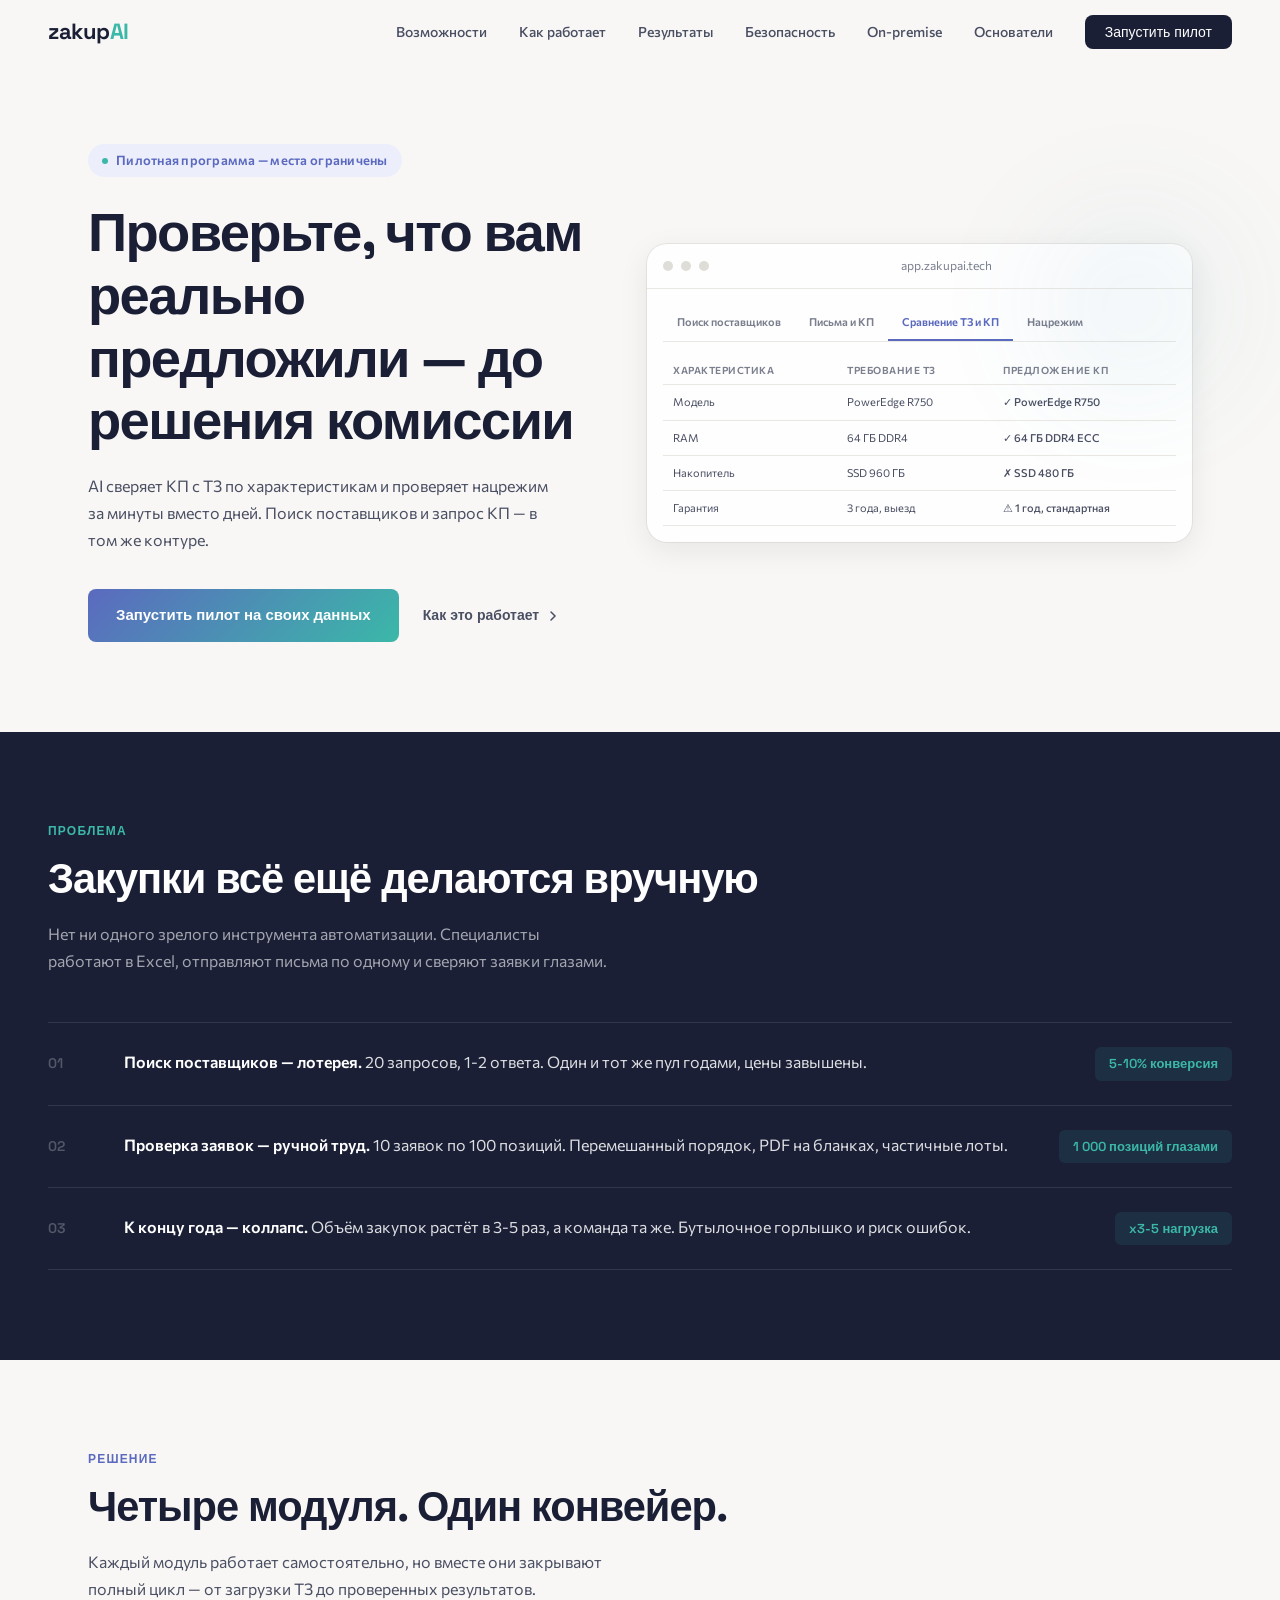
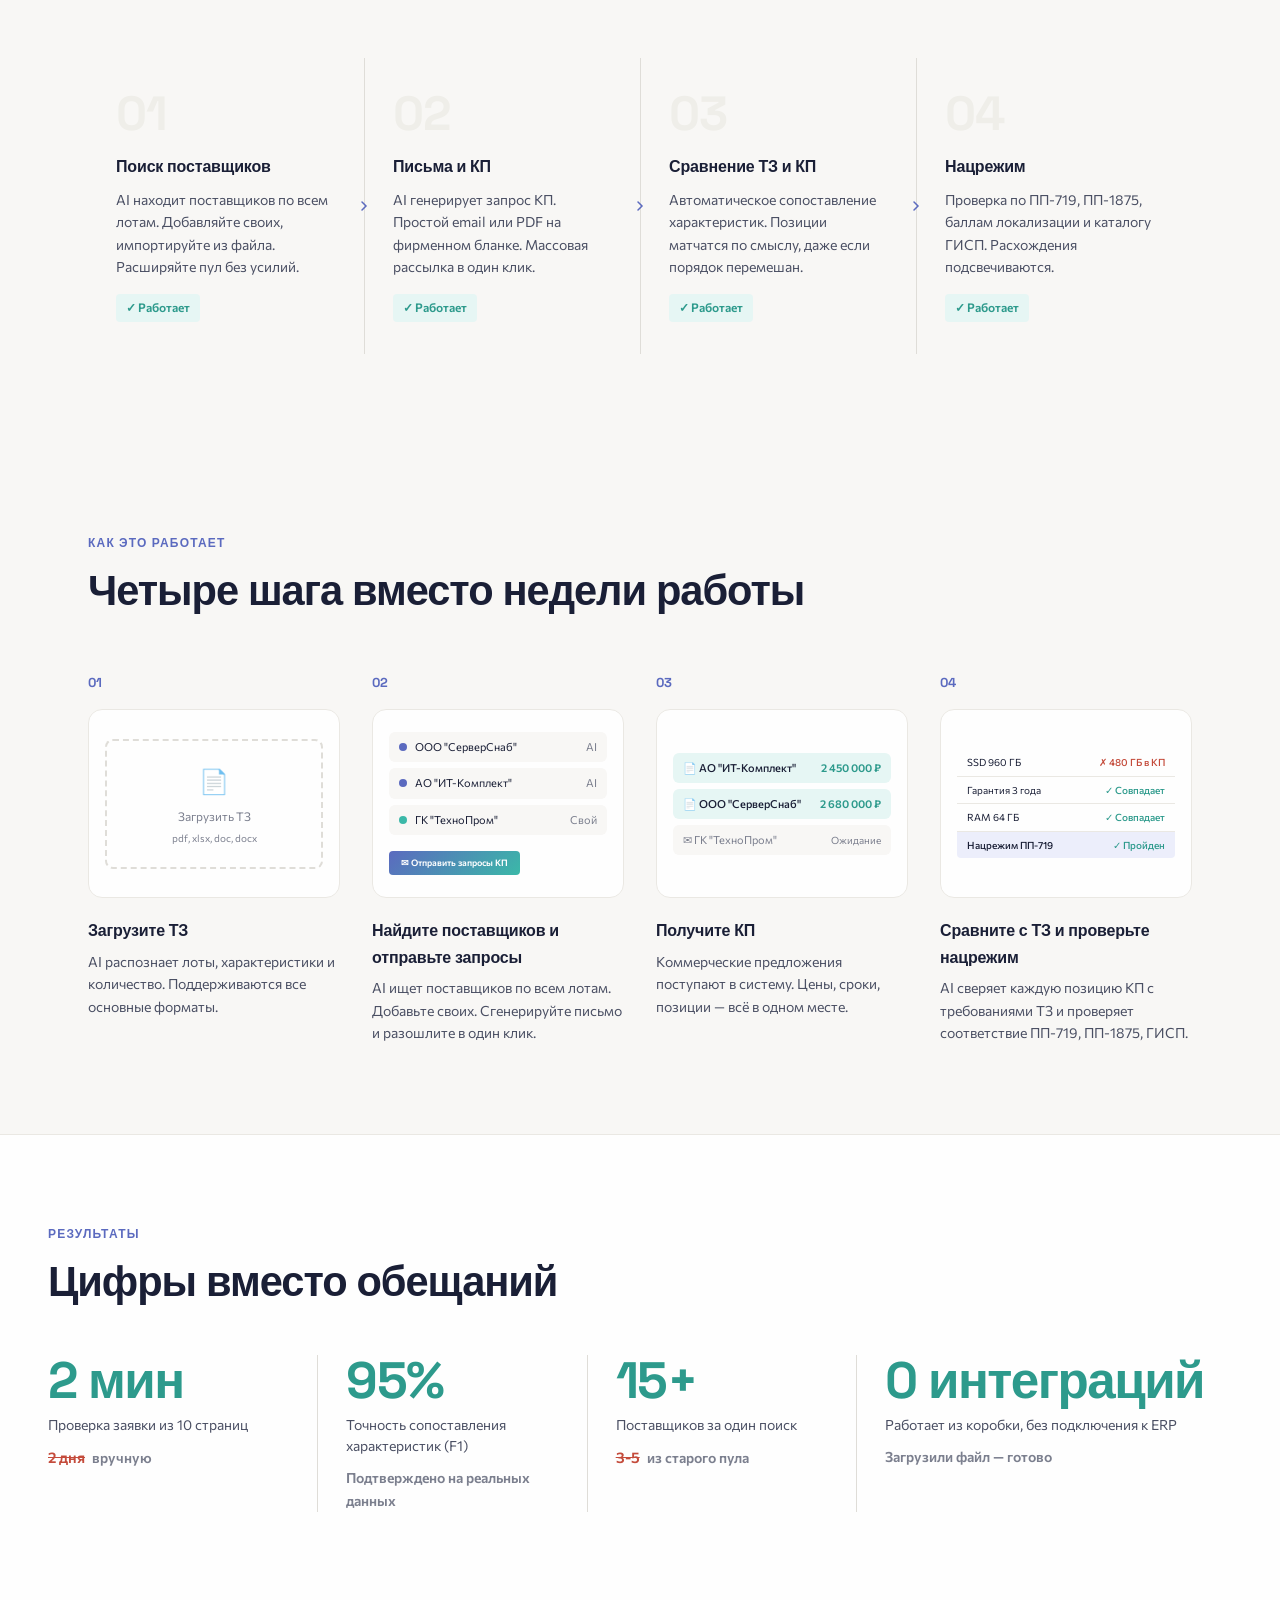
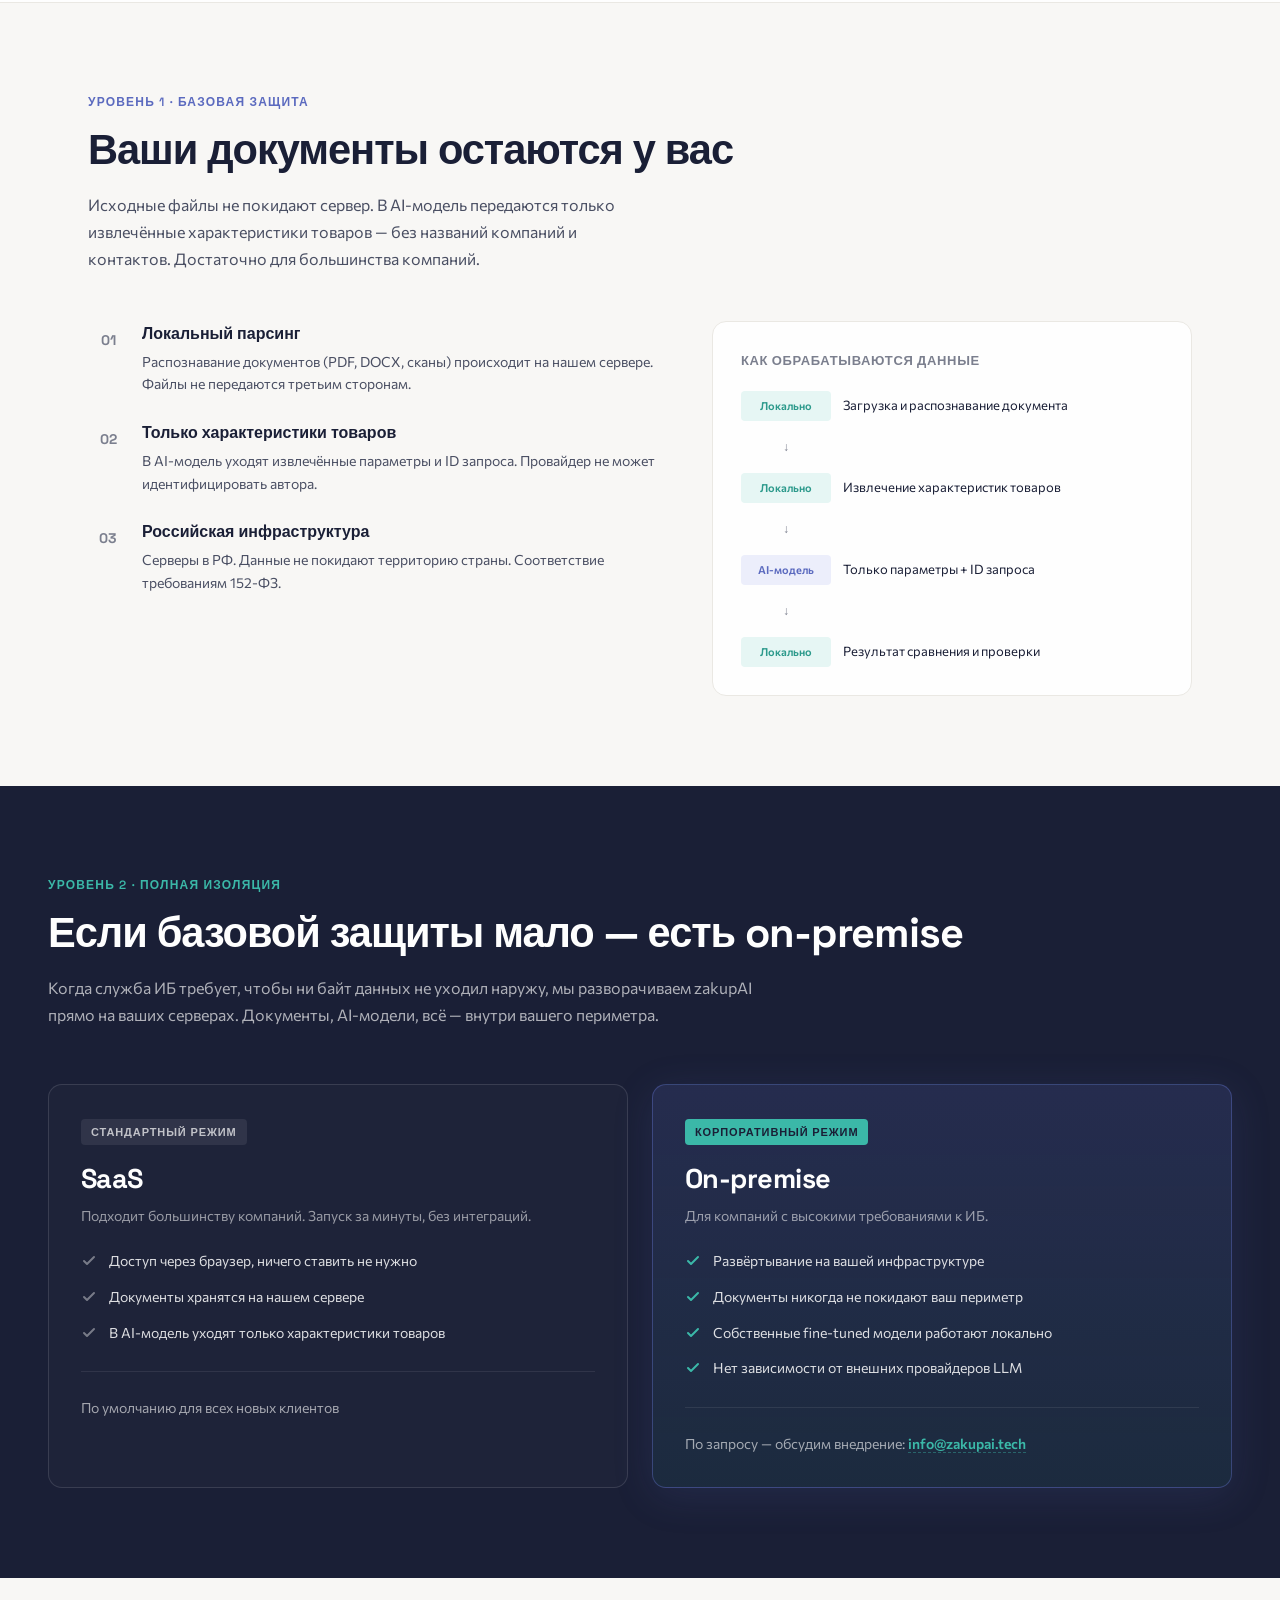
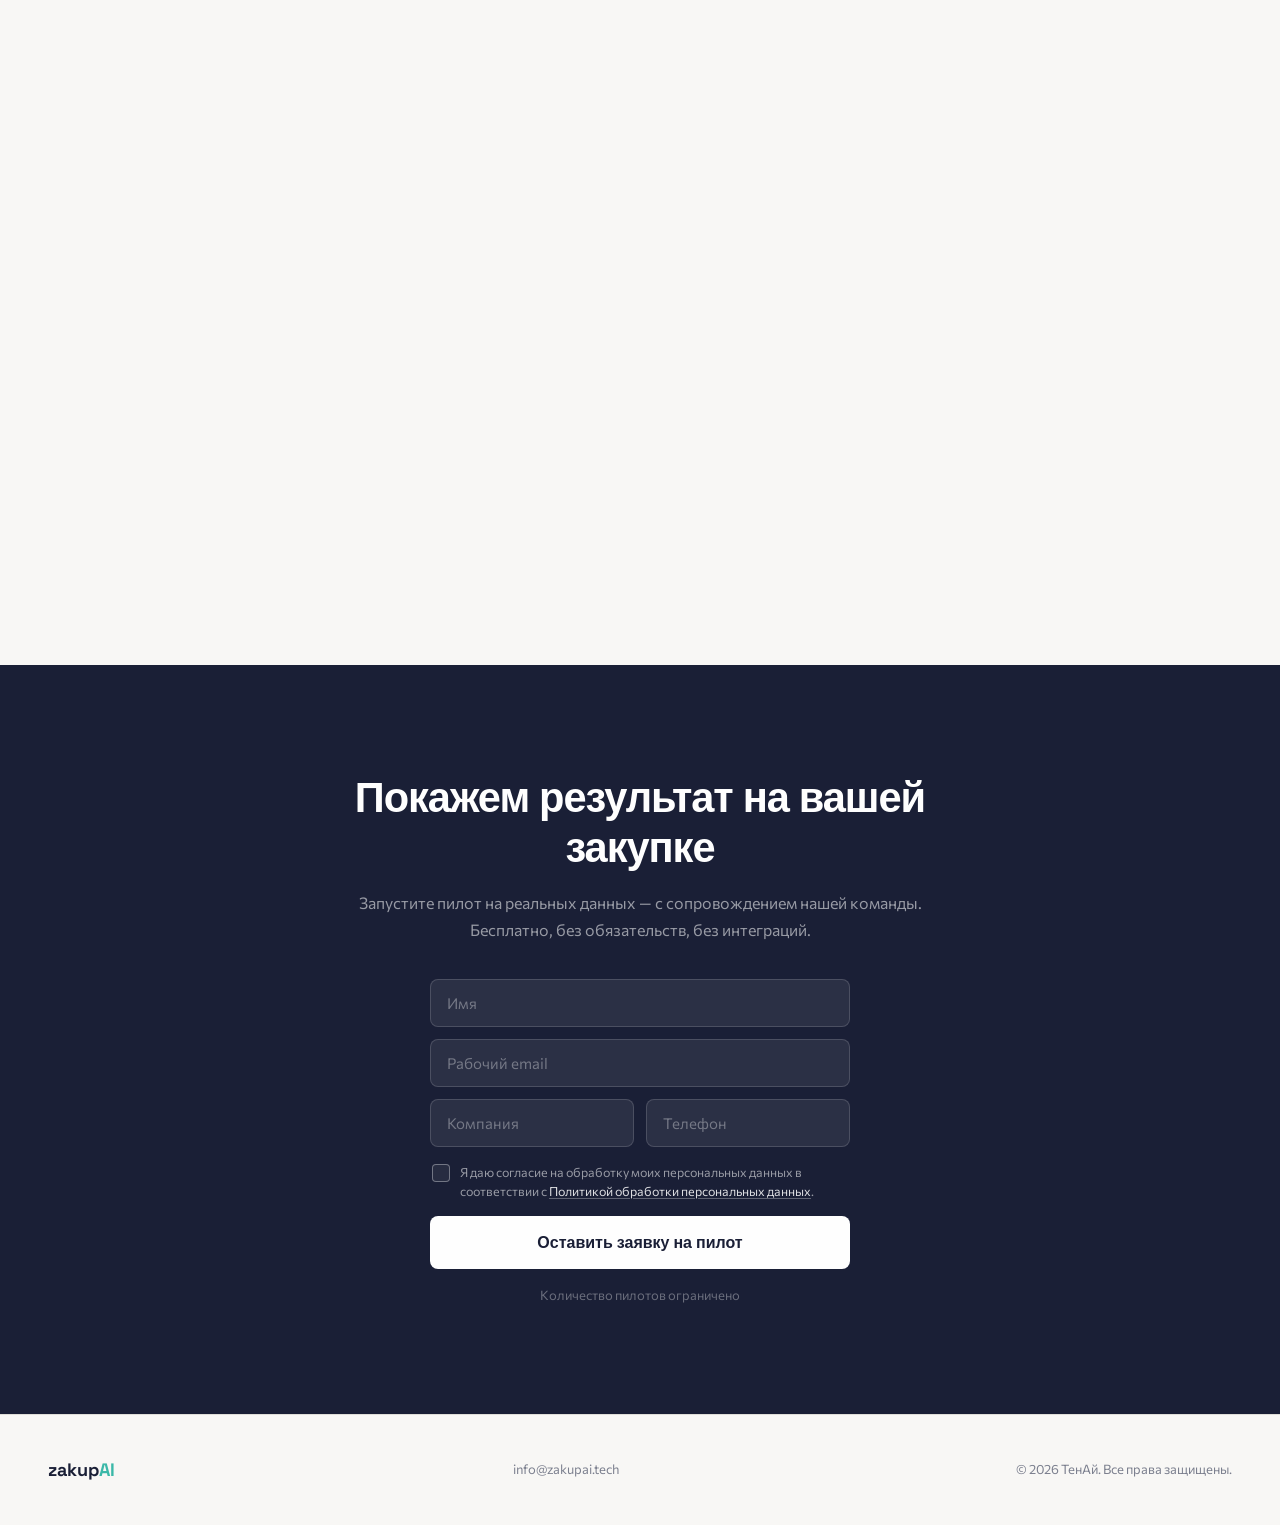
<file: landing/index.html>
<!DOCTYPE html>
<html lang="ru">
<head>
  <meta charset="UTF-8">
  <meta name="viewport" content="width=device-width, initial-scale=1.0">
  <meta name="google-site-verification" content="j3f3SC3acsXR8wgo8ActpQBRnym0_0QdnR_tIOrQVEU" />
  <meta name="yandex-verification" content="f0232ef9650fea92" />
  <title>zakupAI — AI-проверка заявок и нацрежима для закупщиков</title>
  <!-- Yandex.Metrika counter -->
  <script type="text/javascript">
      (function(m,e,t,r,i,k,a){
          m[i]=m[i]||function(){(m[i].a=m[i].a||[]).push(arguments)};
          m[i].l=1*new Date();
          for (var j = 0; j < document.scripts.length; j++) {if (document.scripts[j].src === r) { return; }}
          k=e.createElement(t),a=e.getElementsByTagName(t)[0],k.async=1,k.src=r,a.parentNode.insertBefore(k,a)
      })(window, document,'script','https://mc.yandex.ru/metrika/tag.js?id=108458197', 'ym');
      ym(108458197, 'init', {ssr:true, webvisor:true, clickmap:true, ecommerce:"dataLayer", referrer: document.referrer, url: location.href, accurateTrackBounce:true, trackLinks:true});
  </script>
  <noscript><div><img src="https://mc.yandex.ru/watch/108458197" style="position:absolute; left:-9999px;" alt="" /></div></noscript>
  <!-- /Yandex.Metrika counter -->
  <meta name="description" content="AI сверяет КП с ТЗ по характеристикам и проверяет нацрежим. Поиск поставщиков и запрос КП — в том же контуре. Запустите пилот на своих данных.">
  <meta name="theme-color" content="#f8f7f5">
  <link rel="preconnect" href="https://fonts.googleapis.com">
  <link rel="preconnect" href="https://fonts.gstatic.com" crossorigin>
  <link href="https://fonts.googleapis.com/css2?family=Space+Grotesk:wght@500;600;700&family=Commissioner:wght@400;500;600&display=swap" rel="stylesheet">
  <style>
    *, *::before, *::after { margin: 0; padding: 0; box-sizing: border-box; }

    :root {
      --bg: #f8f7f5;
      --bg-alt: #efeee9;
      --surface: #fefefe;
      --text: #1a1f36;
      --text-2: #4a4f63;
      --text-3: #7b7f8e;
      --accent: #5b6abf;
      --accent-hover: #4a59ae;
      --accent-subtle: #eceefb;
      --teal: #3bb8a8;
      --teal-dark: #2d9a8c;
      --teal-subtle: #e6f6f4;
      --gradient: linear-gradient(135deg, #5b6abf 0%, #3bb8a8 100%);
      --border: #dfddd8;
      --border-light: #eae8e3;
      --radius: 8px;
      --radius-lg: 14px;
      --radius-xl: 20px;
      --shadow-sm: 0 1px 2px rgba(26,31,54,0.04);
      --shadow: 0 2px 8px rgba(26,31,54,0.06);
      --shadow-lg: 0 8px 30px rgba(26,31,54,0.08);
      --danger: #c44b3b;
      --danger-subtle: #fbefed;
      --font-display: 'Space Grotesk', sans-serif;
      --font-body: 'Commissioner', sans-serif;
    }

    html { scroll-behavior: smooth; }

    body {
      font-family: var(--font-body);
      color: var(--text);
      background: var(--bg);
      line-height: 1.65;
      font-size: clamp(1rem, 1.1vw, 1.0625rem);
      -webkit-font-smoothing: antialiased;
      overflow-x: hidden;
    }

    /* ── NAV ── */
    .nav {
      position: fixed;
      top: 0;
      left: 0;
      right: 0;
      z-index: 100;
      padding: 0 clamp(20px, 4vw, 48px);
      height: 64px;
      display: flex;
      align-items: center;
      justify-content: space-between;
      background: rgba(248,247,245,0.85);
      backdrop-filter: blur(12px);
      -webkit-backdrop-filter: blur(12px);
      border-bottom: 1px solid transparent;
      transition: border-color 0.3s, background 0.3s;
    }

    .nav.scrolled {
      border-bottom-color: var(--border);
      background: rgba(248,247,245,0.95);
    }

    .nav-logo {
      font-family: var(--font-display);
      font-size: 22px;
      font-weight: 700;
      letter-spacing: -0.5px;
      color: var(--text);
      text-decoration: none;
    }

    .nav-logo span { color: var(--teal); }

    .nav-links {
      display: flex;
      align-items: center;
      gap: 32px;
      list-style: none;
    }

    .nav-links a {
      font-size: 14px;
      font-weight: 500;
      color: var(--text-2);
      text-decoration: none;
      transition: color 0.2s;
    }

    .nav-links a:hover { color: var(--text); }

    .nav-cta {
      font-family: var(--font-display);
      font-size: 14px;
      font-weight: 600;
      color: #fefefe !important;
      background: var(--text);
      padding: 8px 20px;
      border-radius: var(--radius);
      transition: background 0.2s;
    }

    .nav-cta:hover { background: #2a3050; }

    .nav-burger {
      display: none;
      background: none;
      border: none;
      width: 32px;
      height: 32px;
      cursor: pointer;
      flex-direction: column;
      justify-content: center;
      align-items: center;
      gap: 5px;
    }

    .nav-burger i {
      display: block;
      width: 20px;
      height: 2px;
      background: var(--text);
      border-radius: 1px;
      transition: transform 0.3s, opacity 0.3s;
    }

    /* ── HERO ── */
    .hero {
      padding: clamp(120px, 16vh, 180px) clamp(20px, 4vw, 48px) clamp(60px, 10vh, 100px);
      max-width: 1200px;
      margin: 0 auto;
      display: grid;
      grid-template-columns: 1fr 1.1fr;
      gap: clamp(40px, 5vw, 80px);
      align-items: center;
    }

    .hero-content { max-width: 520px; }

    .hero-tag {
      display: inline-flex;
      align-items: center;
      gap: 8px;
      font-size: 13px;
      font-weight: 600;
      color: var(--accent);
      background: var(--accent-subtle);
      padding: 6px 14px;
      border-radius: 20px;
      margin-bottom: 24px;
      letter-spacing: 0.02em;
    }

    .hero-tag::before {
      content: '';
      width: 6px;
      height: 6px;
      background: var(--teal);
      border-radius: 50%;
    }

    .hero h1 {
      font-family: var(--font-display);
      font-size: clamp(2.2rem, 4.5vw, 3.4rem);
      font-weight: 700;
      line-height: 1.15;
      letter-spacing: -0.03em;
      color: var(--text);
      margin-bottom: 20px;
    }

    .hero-sub {
      font-size: clamp(1rem, 1.2vw, 1.1rem);
      color: var(--text-2);
      line-height: 1.7;
      margin-bottom: 36px;
      max-width: 460px;
    }

    .hero-actions {
      display: flex;
      align-items: center;
      gap: 16px;
      flex-wrap: wrap;
    }

    .btn-primary {
      font-family: var(--font-display);
      display: inline-flex;
      align-items: center;
      gap: 8px;
      font-size: 15px;
      font-weight: 600;
      color: #fefefe;
      background: var(--gradient);
      padding: 14px 28px;
      border-radius: var(--radius);
      border: none;
      cursor: pointer;
      text-decoration: none;
      transition: transform 0.2s, box-shadow 0.2s;
    }

    .btn-primary:hover {
      transform: translateY(-1px);
      box-shadow: 0 6px 20px rgba(91,106,191,0.25);
    }

    .btn-secondary {
      font-family: var(--font-display);
      display: inline-flex;
      align-items: center;
      gap: 6px;
      font-size: 14px;
      font-weight: 600;
      color: var(--text-2);
      background: none;
      padding: 14px 8px;
      border: none;
      cursor: pointer;
      text-decoration: none;
      transition: color 0.2s;
    }

    .btn-secondary:hover { color: var(--text); }
    .btn-secondary svg { transition: transform 0.2s; }
    .btn-secondary:hover svg { transform: translateX(2px); }

    /* App preview */
    .hero-visual {
      position: relative;
    }

    .app-frame {
      background: var(--surface);
      border-radius: var(--radius-xl);
      box-shadow: var(--shadow-lg), 0 0 0 1px var(--border-light);
      overflow: hidden;
    }

    .app-bar {
      display: flex;
      align-items: center;
      gap: 8px;
      padding: 12px 16px;
      border-bottom: 1px solid var(--border-light);
    }

    .app-dot {
      width: 10px;
      height: 10px;
      border-radius: 50%;
      background: var(--border);
    }

    .app-url {
      flex: 1;
      text-align: center;
      font-size: 12px;
      color: var(--text-3);
      font-family: var(--font-body);
    }

    .app-screen {
      padding: 16px;
    }

    .app-tabs {
      display: flex;
      gap: 0;
      border-bottom: 1px solid var(--border-light);
      margin-bottom: 14px;
    }

    .app-tab {
      padding: 8px 14px;
      font-size: 11px;
      font-weight: 600;
      color: var(--text-3);
      border-bottom: 2px solid transparent;
    }

    .app-tab.active {
      color: var(--accent);
      border-bottom-color: var(--accent);
    }

    .app-table {
      width: 100%;
      font-size: 11px;
      border-collapse: collapse;
    }

    .app-table th {
      text-align: left;
      padding: 6px 10px;
      font-weight: 600;
      color: var(--text-3);
      font-size: 10px;
      text-transform: uppercase;
      letter-spacing: 0.05em;
      border-bottom: 1px solid var(--border-light);
    }

    .app-table td {
      padding: 8px 10px;
      border-bottom: 1px solid var(--border-light);
      color: var(--text-2);
    }

    .app-match {
      color: var(--teal-dark);
      font-weight: 500;
    }

    .app-mismatch {
      color: var(--danger);
      font-weight: 500;
    }

    .app-partial {
      color: var(--warning, #b8860b);
      font-weight: 500;
    }

    .hero-visual-accent {
      position: absolute;
      width: 200px;
      height: 200px;
      background: var(--gradient);
      opacity: 0.07;
      border-radius: 50%;
      filter: blur(60px);
      top: -40px;
      right: -40px;
      pointer-events: none;
    }

    /* ── SECTION BASICS ── */
    .section {
      padding: clamp(60px, 10vh, 100px) clamp(20px, 4vw, 48px);
      max-width: 1200px;
      margin: 0 auto;
    }

    .section-label {
      font-family: var(--font-display);
      font-size: 12px;
      font-weight: 600;
      text-transform: uppercase;
      letter-spacing: 0.1em;
      color: var(--accent);
      margin-bottom: 12px;
    }

    .section-title {
      font-family: var(--font-display);
      font-size: clamp(1.8rem, 3.5vw, 2.6rem);
      font-weight: 700;
      line-height: 1.2;
      letter-spacing: -0.025em;
      margin-bottom: 16px;
    }

    .section-desc {
      font-size: clamp(1rem, 1.2vw, 1.1rem);
      color: var(--text-2);
      max-width: 560px;
      line-height: 1.7;
    }

    /* ── PROBLEM ── */
    .problems-section {
      background: var(--text);
      color: #fefefe;
      margin: 0;
      max-width: none;
      padding: clamp(60px, 10vh, 100px) clamp(20px, 4vw, 48px);
    }

    .problems-inner {
      max-width: 1200px;
      margin: 0 auto;
    }

    .problems-section .section-label { color: var(--teal); }
    .problems-section .section-title { color: #fefefe; }
    .problems-section .section-desc { color: rgba(255,255,255,0.6); }

    .problems-grid {
      margin-top: 48px;
      display: grid;
      gap: 0;
    }

    .problem-row {
      display: grid;
      grid-template-columns: 56px 1fr auto;
      gap: 20px;
      align-items: baseline;
      padding: 24px 0;
      border-top: 1px solid rgba(255,255,255,0.1);
    }

    .problem-row:last-child {
      border-bottom: 1px solid rgba(255,255,255,0.1);
    }

    .problem-num {
      font-family: var(--font-display);
      font-size: 14px;
      font-weight: 600;
      color: rgba(255,255,255,0.25);
    }

    .problem-text {
      font-size: clamp(1rem, 1.2vw, 1.1rem);
      color: rgba(255,255,255,0.85);
      line-height: 1.6;
    }

    .problem-text strong {
      color: #fefefe;
      font-weight: 600;
    }

    .problem-cost {
      font-family: var(--font-display);
      font-size: 13px;
      font-weight: 600;
      color: var(--teal);
      background: rgba(59,184,168,0.1);
      padding: 6px 14px;
      border-radius: 6px;
      white-space: nowrap;
    }

    /* ── CONVEYOR ── */
    .conveyor-grid {
      margin-top: 56px;
      display: grid;
      grid-template-columns: repeat(4, 1fr);
      gap: 0;
      position: relative;
    }

    .conveyor-step {
      padding: 32px 28px;
      position: relative;
      border-left: 1px solid var(--border);
    }

    .conveyor-step:first-child { border-left: none; }

    .conveyor-num {
      font-family: var(--font-display);
      font-size: 48px;
      font-weight: 700;
      color: var(--bg-alt);
      line-height: 1;
      margin-bottom: 16px;
      letter-spacing: -0.03em;
    }

    .conveyor-icon {
      width: 40px;
      height: 40px;
      display: flex;
      align-items: center;
      justify-content: center;
      font-size: 20px;
      margin-bottom: 14px;
    }

    .conveyor-name {
      font-family: var(--font-display);
      font-size: 16px;
      font-weight: 600;
      margin-bottom: 8px;
      letter-spacing: -0.01em;
    }

    .conveyor-desc {
      font-size: 14px;
      color: var(--text-2);
      line-height: 1.6;
    }

    .conveyor-arrow {
      position: absolute;
      right: -8px;
      top: 50%;
      transform: translateY(-50%);
      width: 16px;
      height: 16px;
      color: var(--accent);
      z-index: 2;
    }

    .conveyor-step:last-child .conveyor-arrow { display: none; }

    .conveyor-status {
      margin-top: 16px;
      display: inline-flex;
      align-items: center;
      gap: 6px;
      font-size: 12px;
      font-weight: 600;
      padding: 4px 10px;
      border-radius: 4px;
    }

    .conveyor-status.ready {
      color: var(--teal-dark);
      background: var(--teal-subtle);
    }

    .conveyor-status.soon {
      color: var(--text-3);
      background: var(--bg-alt);
    }

    /* ── HOW IT WORKS ── */
    .steps-grid {
      margin-top: 56px;
      display: grid;
      grid-template-columns: repeat(4, 1fr);
      gap: 32px;
      counter-reset: step;
    }

    .step {
      counter-increment: step;
      position: relative;
    }

    .step::before {
      content: counter(step, decimal-leading-zero);
      font-family: var(--font-display);
      font-size: 13px;
      font-weight: 700;
      color: var(--accent);
      display: block;
      margin-bottom: 16px;
    }

    .step-visual {
      width: 100%;
      aspect-ratio: 4/3;
      background: var(--surface);
      border-radius: var(--radius-lg);
      border: 1px solid var(--border-light);
      margin-bottom: 20px;
      overflow: hidden;
      display: flex;
      align-items: center;
      justify-content: center;
      padding: 16px;
    }

    .step-visual-inner {
      width: 100%;
      height: 100%;
      border-radius: var(--radius);
      display: flex;
      flex-direction: column;
      gap: 6px;
      justify-content: center;
    }

    /* Step 1: Upload */
    .step-upload-zone {
      border: 2px dashed var(--border);
      border-radius: var(--radius);
      padding: 20px;
      text-align: center;
      color: var(--text-3);
      font-size: 12px;
    }

    .step-upload-zone .icon { font-size: 24px; margin-bottom: 6px; }

    /* Step 2: Suppliers found */
    .step-supplier-row {
      display: flex;
      align-items: center;
      gap: 8px;
      padding: 6px 10px;
      background: var(--bg);
      border-radius: 6px;
      font-size: 11px;
    }

    .step-supplier-dot {
      width: 8px;
      height: 8px;
      border-radius: 50%;
      flex-shrink: 0;
    }

    /* Step 3: Send */
    .step-letter-block {
      background: var(--bg);
      border-radius: 6px;
      padding: 10px 12px;
      font-size: 10px;
      color: var(--text-2);
      line-height: 1.6;
    }

    .step-send-bar {
      display: flex;
      justify-content: flex-end;
      margin-top: 8px;
    }

    .step-send-btn {
      font-size: 10px;
      font-weight: 600;
      color: #fefefe;
      background: var(--gradient);
      padding: 5px 12px;
      border-radius: 4px;
    }

    /* Step 4: Results */
    .step-result-row {
      display: flex;
      align-items: center;
      justify-content: space-between;
      padding: 5px 10px;
      font-size: 10px;
      border-bottom: 1px solid var(--border-light);
    }

    .step-result-row:last-child { border-bottom: none; }

    .step h3 {
      font-family: var(--font-display);
      font-size: 16px;
      font-weight: 600;
      margin-bottom: 6px;
      letter-spacing: -0.01em;
    }

    .step p {
      font-size: 14px;
      color: var(--text-2);
      line-height: 1.6;
    }

    /* ── NUMBERS ── */
    .numbers-section {
      background: var(--surface);
      max-width: none;
      margin: 0;
      padding: clamp(60px, 10vh, 100px) clamp(20px, 4vw, 48px);
      border-top: 1px solid var(--border-light);
      border-bottom: 1px solid var(--border-light);
    }

    .numbers-inner {
      max-width: 1200px;
      margin: 0 auto;
    }

    .numbers-grid {
      margin-top: 48px;
      display: grid;
      grid-template-columns: repeat(4, 1fr);
      gap: 0;
    }

    .number-item {
      padding: 0 28px;
      border-left: 1px solid var(--border);
    }

    .number-item:first-child {
      border-left: none;
      padding-left: 0;
    }

    .number-value {
      font-family: var(--font-display);
      font-size: clamp(2rem, 4vw, 3.2rem);
      font-weight: 700;
      letter-spacing: -0.03em;
      line-height: 1;
      margin-bottom: 8px;
      color: var(--teal-dark);
      white-space: nowrap;
    }

    .number-label {
      font-size: 14px;
      color: var(--text-2);
      line-height: 1.5;
    }

    .number-compare {
      margin-top: 10px;
      font-size: 14px;
      font-weight: 600;
      color: var(--text-3);
    }

    .number-compare s {
      text-decoration: line-through;
      color: var(--danger);
      font-size: 15px;
      margin-right: 4px;
    }

    /* ── SECURITY ── */
    .security-layout {
      margin-top: 48px;
      display: grid;
      grid-template-columns: 1.2fr 1fr;
      gap: clamp(24px, 4vw, 48px);
      align-items: start;
    }

    .security-points {
      display: flex;
      flex-direction: column;
      gap: 24px;
    }

    .security-point {
      display: grid;
      grid-template-columns: 40px 1fr;
      gap: 14px;
      align-items: start;
    }

    .security-icon {
      width: 40px;
      height: 40px;
      display: flex;
      align-items: center;
      justify-content: center;
      font-family: var(--font-display);
      font-size: 14px;
      font-weight: 700;
      color: var(--text-3);
    }

    .security-point h4 {
      font-family: var(--font-display);
      font-size: 16px;
      font-weight: 600;
      margin-bottom: 4px;
    }

    .security-point p {
      font-size: 14px;
      color: var(--text-2);
      line-height: 1.6;
    }

    .security-diagram {
      background: var(--surface);
      border: 1px solid var(--border-light);
      border-radius: var(--radius-lg);
      padding: 28px;
    }

    .sec-flow {
      display: flex;
      flex-direction: column;
      gap: 16px;
    }

    .sec-flow-step {
      display: flex;
      align-items: center;
      gap: 12px;
      font-size: 13px;
    }

    .sec-flow-badge {
      flex-shrink: 0;
      width: 90px;
      padding: 6px 0;
      text-align: center;
      font-size: 11px;
      font-weight: 600;
      border-radius: 4px;
    }

    .sec-flow-badge.local {
      background: var(--teal-subtle);
      color: var(--teal-dark);
    }

    .sec-flow-badge.cloud {
      background: var(--accent-subtle);
      color: var(--accent);
    }

    .sec-flow-arrow {
      color: var(--text-3);
      font-size: 12px;
      padding-left: 42px;
    }

    /* ── CTA ── */
    .cta-section {
      max-width: none;
      margin: 0;
      padding: clamp(80px, 12vh, 120px) clamp(20px, 4vw, 48px);
      text-align: center;
      background: var(--text);
      color: #fefefe;
    }

    .cta-inner {
      max-width: 600px;
      margin: 0 auto;
    }

    .cta-section .section-title {
      color: #fefefe;
      margin-bottom: 16px;
    }

    .cta-sub {
      color: rgba(255,255,255,0.55);
      font-size: 16px;
      line-height: 1.7;
      margin-bottom: 36px;
    }

    .cta-btn {
      font-family: var(--font-display);
      display: inline-flex;
      align-items: center;
      gap: 10px;
      font-size: 16px;
      font-weight: 600;
      color: var(--text);
      background: #fefefe;
      padding: 16px 36px;
      border-radius: var(--radius);
      border: none;
      cursor: pointer;
      text-decoration: none;
      transition: transform 0.2s, box-shadow 0.2s;
      width: 100%;
      justify-content: center;
    }

    .cta-btn:hover {
      transform: translateY(-1px);
      box-shadow: 0 8px 24px rgba(0,0,0,0.2);
    }

    .cta-btn:disabled {
      opacity: 0.6;
      cursor: not-allowed;
      transform: none;
      box-shadow: none;
    }

    .cta-note {
      margin-top: 16px;
      font-size: 13px;
      color: rgba(255,255,255,0.35);
    }

    .lead-form {
      display: flex;
      flex-direction: column;
      gap: 12px;
      max-width: 420px;
      margin: 0 auto 16px;
      text-align: left;
    }

    .lead-form input {
      font-family: var(--font-body);
      font-size: 15px;
      padding: 14px 16px;
      border-radius: var(--radius);
      border: 1px solid rgba(255,255,255,0.15);
      background: rgba(255,255,255,0.08);
      color: #fefefe;
      outline: none;
      transition: border-color 0.2s, background 0.2s;
    }

    .lead-form input::placeholder {
      color: rgba(255,255,255,0.35);
    }

    .lead-form input:focus {
      border-color: rgba(255,255,255,0.4);
      background: rgba(255,255,255,0.12);
    }

    .lead-form-row {
      display: flex;
      gap: 12px;
    }

    .lead-form-row input {
      flex: 1;
      min-width: 0;
    }

    .lead-form-success {
      padding: 24px;
      border-radius: var(--radius);
      background: rgba(59,184,168,0.15);
      border: 1px solid rgba(59,184,168,0.3);
      color: #fefefe;
      font-size: 16px;
      line-height: 1.6;
    }

    .lead-form-error {
      font-size: 13px;
      color: #ff8a80;
      margin-top: -4px;
    }

    .lead-consent {
      display: flex;
      align-items: flex-start;
      gap: 10px;
      cursor: pointer;
      padding: 4px 2px;
      user-select: none;
    }

    .lead-consent-input {
      position: absolute;
      opacity: 0;
      width: 0;
      height: 0;
      pointer-events: none;
    }

    .lead-consent-box {
      flex-shrink: 0;
      width: 18px;
      height: 18px;
      border: 1.5px solid rgba(255,255,255,0.35);
      border-radius: 4px;
      background: rgba(255,255,255,0.06);
      display: flex;
      align-items: center;
      justify-content: center;
      transition: all 0.15s;
      margin-top: 1px;
    }

    .lead-consent-box svg {
      width: 12px;
      height: 12px;
      color: #fff;
      opacity: 0;
      transition: opacity 0.15s;
    }

    .lead-consent:hover .lead-consent-box {
      border-color: rgba(255,255,255,0.6);
    }

    .lead-consent-input:checked ~ .lead-consent-box {
      background: #3bb8a8;
      border-color: #3bb8a8;
    }

    .lead-consent-input:checked ~ .lead-consent-box svg {
      opacity: 1;
    }

    .lead-consent-input:focus-visible ~ .lead-consent-box {
      box-shadow: 0 0 0 3px rgba(59,184,168,0.3);
    }

    .lead-consent-text {
      font-size: 12.5px;
      line-height: 1.45;
      color: rgba(255,255,255,0.55);
    }

    .lead-consent-text a {
      color: rgba(255,255,255,0.85);
      text-decoration: underline;
      text-decoration-color: rgba(255,255,255,0.3);
      text-underline-offset: 2px;
      transition: text-decoration-color 0.15s, color 0.15s;
    }

    .lead-consent-text a:hover {
      color: #fefefe;
      text-decoration-color: rgba(255,255,255,0.8);
    }

    @media (max-width: 600px) {
      .lead-form-row {
        flex-direction: column;
      }
    }

    /* ── FOOTER ── */
    .footer {
      padding: 40px clamp(20px, 4vw, 48px);
      border-top: 1px solid var(--border);
    }

    .footer-inner {
      max-width: 1200px;
      margin: 0 auto;
      display: flex;
      justify-content: space-between;
      align-items: center;
    }

    .footer-logo {
      font-family: var(--font-display);
      font-size: 18px;
      font-weight: 700;
      color: var(--text);
    }

    .footer-logo span { color: var(--teal); }

    .footer-text {
      font-size: 13px;
      color: var(--text-3);
    }

    /* ── REVEAL ANIMATIONS ── */
    .reveal {
      opacity: 0;
      transform: translateY(24px);
      transition: opacity 0.7s cubic-bezier(0.16, 1, 0.3, 1),
                  transform 0.7s cubic-bezier(0.16, 1, 0.3, 1);
    }

    .reveal.visible {
      opacity: 1;
      transform: none;
    }

    .reveal-delay-1 { transition-delay: 0.08s; }
    .reveal-delay-2 { transition-delay: 0.16s; }
    .reveal-delay-3 { transition-delay: 0.24s; }
    .reveal-delay-4 { transition-delay: 0.32s; }

    .hero-content > * {
      opacity: 0;
      transform: translateY(20px);
      animation: heroIn 0.6s cubic-bezier(0.16, 1, 0.3, 1) forwards;
    }

    .hero-content > *:nth-child(1) { animation-delay: 0.1s; }
    .hero-content > *:nth-child(2) { animation-delay: 0.2s; }
    .hero-content > *:nth-child(3) { animation-delay: 0.3s; }
    .hero-content > *:nth-child(4) { animation-delay: 0.4s; }

    .hero-visual {
      opacity: 0;
      transform: translateY(30px) scale(0.98);
      animation: heroIn 0.8s cubic-bezier(0.16, 1, 0.3, 1) 0.3s forwards;
    }

    @keyframes heroIn {
      to { opacity: 1; transform: none; }
    }

    /* ── ENTERPRISE / ON-PREMISE ── */
    .enterprise-section {
      background: var(--text);
      color: #fefefe;
      max-width: none;
      margin: 0;
      padding: clamp(60px, 10vh, 100px) clamp(20px, 4vw, 48px);
    }

    .enterprise-inner {
      max-width: 1200px;
      margin: 0 auto;
    }

    .enterprise-section .section-label { color: var(--teal); }
    .enterprise-section .section-title { color: #fefefe; }
    .enterprise-section .section-desc {
      color: rgba(255,255,255,0.65);
      max-width: 720px;
    }

    .enterprise-compare {
      margin-top: 56px;
      display: grid;
      grid-template-columns: 1fr 1fr;
      gap: 24px;
    }

    .enterprise-card {
      padding: 32px;
      border-radius: var(--radius-lg);
      border: 1px solid rgba(255,255,255,0.12);
      background: rgba(255,255,255,0.02);
    }

    .enterprise-card.is-featured {
      background: linear-gradient(180deg, rgba(91,106,191,0.18), rgba(59,184,168,0.08));
      border-color: rgba(91,106,191,0.45);
      box-shadow: 0 8px 40px rgba(91,106,191,0.15);
    }

    .enterprise-card-tag {
      display: inline-block;
      font-family: var(--font-display);
      font-size: 11px;
      font-weight: 600;
      letter-spacing: 0.08em;
      text-transform: uppercase;
      padding: 4px 10px;
      border-radius: 4px;
      margin-bottom: 18px;
    }

    .enterprise-card-tag.standard {
      background: rgba(255,255,255,0.08);
      color: rgba(255,255,255,0.7);
    }

    .enterprise-card-tag.featured {
      background: var(--teal);
      color: var(--text);
    }

    .enterprise-card-title {
      font-family: var(--font-display);
      font-size: clamp(1.4rem, 2.2vw, 1.7rem);
      font-weight: 700;
      letter-spacing: -0.02em;
      line-height: 1.15;
      margin-bottom: 10px;
      color: #fefefe;
    }

    .enterprise-card-sub {
      font-size: 14px;
      color: rgba(255,255,255,0.55);
      margin-bottom: 24px;
      line-height: 1.55;
    }

    .enterprise-points {
      list-style: none;
      display: flex;
      flex-direction: column;
      gap: 14px;
    }

    .enterprise-points li {
      display: grid;
      grid-template-columns: 16px 1fr;
      gap: 12px;
      align-items: start;
      font-size: 14px;
      line-height: 1.55;
      color: rgba(255,255,255,0.85);
    }

    .enterprise-points li svg {
      width: 16px;
      height: 16px;
      margin-top: 3px;
      flex-shrink: 0;
    }

    .enterprise-points .check { color: var(--teal); }
    .enterprise-points .check-muted { color: rgba(255,255,255,0.4); }

    .enterprise-cta {
      margin-top: 28px;
      padding-top: 24px;
      border-top: 1px solid rgba(255,255,255,0.08);
      font-size: 14px;
      color: rgba(255,255,255,0.6);
    }

    .enterprise-cta a {
      color: var(--teal);
      text-decoration: none;
      font-weight: 600;
      border-bottom: 1px dashed rgba(59,184,168,0.4);
      transition: border-color 0.2s;
    }

    .enterprise-cta a:hover { border-bottom-color: var(--teal); }

    /* ── TEAM ── */
    .team-layout {
      margin-top: 40px;
      display: grid;
      grid-template-columns: 1fr 1fr;
      gap: clamp(32px, 5vw, 64px);
      align-items: start;
    }

    .team-bios {
      display: flex;
      flex-direction: column;
      gap: 18px;
    }

    .team-bio {
      padding: 18px 0;
      border-top: 1px solid var(--border);
    }

    .team-bio:first-child {
      padding-top: 0;
      border-top: none;
    }

    .team-bio-role {
      font-family: var(--font-display);
      font-size: 11px;
      font-weight: 700;
      letter-spacing: 0.1em;
      text-transform: uppercase;
      color: var(--text-3);
      margin-bottom: 6px;
    }

    .team-bio-text {
      font-size: 14px;
      color: var(--text-2);
      line-height: 1.6;
    }

    .team-bio-text strong {
      color: var(--text);
      font-weight: 600;
    }

    .team-summary {
      margin-top: 18px;
      padding-top: 18px;
      border-top: 1px solid var(--border);
      font-size: 14px;
      color: var(--text-2);
      line-height: 1.65;
    }

    .team-summary strong {
      color: var(--text);
      font-weight: 600;
    }

    .team-advantages {
      display: flex;
      flex-direction: column;
      gap: 24px;
    }

    .team-adv {
      padding: 20px 24px;
      background: var(--surface);
      border: 1px solid var(--border-light);
      border-radius: var(--radius-lg);
      position: relative;
    }

    .team-adv-num {
      font-family: var(--font-display);
      font-size: 12px;
      font-weight: 700;
      color: var(--accent);
      margin-bottom: 8px;
      letter-spacing: 0.05em;
    }

    .team-adv-name {
      font-family: var(--font-display);
      font-size: 16px;
      font-weight: 600;
      margin-bottom: 6px;
      letter-spacing: -0.01em;
    }

    .team-adv-desc {
      font-size: 14px;
      color: var(--text-2);
      line-height: 1.55;
    }

    /* ── RESPONSIVE: TABLET ── */
    @media (max-width: 1024px) {
      .hero { grid-template-columns: 1fr; gap: 48px; }
      .hero-content { max-width: 600px; }
      .conveyor-grid { grid-template-columns: repeat(2, 1fr); }
      .conveyor-step { border-left: none; border-top: 1px solid var(--border); }
      .conveyor-step:nth-child(-n+2) { border-top: none; }
      .conveyor-arrow { display: none; }
      .steps-grid { grid-template-columns: repeat(2, 1fr); }
      .numbers-grid { grid-template-columns: repeat(2, 1fr); gap: 32px 24px; }
      .number-item { border-left: none; padding: 0; }
      .security-layout { grid-template-columns: 1fr; }
      .security-diagram { margin-top: 8px; }
      .enterprise-compare { grid-template-columns: 1fr; }
      .team-layout { grid-template-columns: 1fr; gap: 32px; }
    }

    /* ── RESPONSIVE: MOBILE ── */
    @media (max-width: 768px) {
      .nav-links { display: none; }
      .nav-burger { display: flex; }

      .nav-links.open {
        display: flex;
        flex-direction: column;
        position: absolute;
        top: 64px;
        left: 0;
        right: 0;
        background: var(--bg);
        padding: 20px clamp(20px, 4vw, 48px);
        border-bottom: 1px solid var(--border);
        gap: 16px;
        box-shadow: var(--shadow-lg);
      }

      .hero { padding-top: 100px; padding-bottom: 40px; }
      .hero-content { max-width: 100%; }

      /* Hide app preview on small screens — it's unreadable */
      .hero-visual { display: none; }

      .hero h1 { font-size: clamp(1.75rem, 7vw, 2.4rem); }

      .btn-primary {
        width: 100%;
        justify-content: center;
        padding: 16px 28px;
      }

      .btn-secondary {
        width: 100%;
        justify-content: center;
      }

      .conveyor-grid { grid-template-columns: 1fr; }
      .conveyor-step {
        border-top: 1px solid var(--border);
        padding: 24px 0;
      }
      .conveyor-step:first-child { border-top: none; }
      .conveyor-num { font-size: 36px; }

      .steps-grid { grid-template-columns: 1fr; }
      .step-visual { aspect-ratio: 3/2; }

      .numbers-grid { grid-template-columns: repeat(2, 1fr); gap: 28px 16px; }
      .number-item { padding: 0; }
      .number-value { font-size: clamp(1.6rem, 6vw, 2.2rem); }

      .problem-row {
        grid-template-columns: 40px 1fr;
        gap: 12px;
      }
      .problem-cost {
        grid-column: 2;
      }

      .security-diagram { padding: 20px; }

      .enterprise-card { padding: 24px; }
      .enterprise-card-title { font-size: 1.4rem; }

      .cta-btn {
        padding: 18px 32px;
        font-size: 15px;
        width: 100%;
        justify-content: center;
      }

      .footer-inner {
        flex-direction: column;
        gap: 12px;
        text-align: center;
      }
    }

    /* ── RESPONSIVE: SMALL MOBILE ── */
    @media (max-width: 420px) {
      .numbers-grid { grid-template-columns: 1fr; gap: 24px; }
      .number-item {
        display: flex;
        align-items: baseline;
        gap: 16px;
        flex-wrap: wrap;
      }
      .number-value { margin-bottom: 0; }

      .problem-row { grid-template-columns: 1fr; }
      .problem-num { display: none; }
      .problem-cost { grid-column: 1; }

      .sec-flow-step { flex-wrap: wrap; gap: 8px; }
      .sec-flow-badge { width: auto; padding: 4px 10px; }
    }
  </style>
</head>
<body>

  <!-- NAV -->
  <nav class="nav" id="nav">
    <a href="#" class="nav-logo">zakup<span>AI</span></a>
    <ul class="nav-links" id="navLinks">
      <li><a href="#solution">Возможности</a></li>
      <li><a href="#how">Как работает</a></li>
      <li><a href="#numbers">Результаты</a></li>
      <li><a href="#security">Безопасность</a></li>
      <li><a href="#enterprise">On-premise</a></li>
      <li><a href="#team">Основатели</a></li>
      <li><a href="#pilot" class="nav-cta">Запустить пилот</a></li>
    </ul>
    <button class="nav-burger" id="burger" aria-label="Меню">
      <i></i><i></i><i></i>
    </button>
  </nav>

  <!-- HERO -->
  <section class="hero">
    <div class="hero-content">
      <div class="hero-tag">Пилотная программа — места ограничены</div>
      <h1>Проверьте, что вам реально предложили — до решения комиссии</h1>
      <p class="hero-sub">AI сверяет КП с ТЗ по характеристикам и проверяет нацрежим за минуты вместо дней. Поиск поставщиков и запрос КП — в том же контуре.</p>
      <div class="hero-actions">
        <a href="#pilot" class="btn-primary">Запустить пилот на своих данных</a>
        <a href="#solution" class="btn-secondary">Как это работает <svg width="16" height="16" viewBox="0 0 16 16" fill="none"><path d="M6 12l4-4-4-4" stroke="currentColor" stroke-width="1.5" stroke-linecap="round"/></svg></a>
      </div>
    </div>

    <div class="hero-visual">
      <div class="hero-visual-accent"></div>
      <div class="app-frame">
        <div class="app-bar">
          <div class="app-dot"></div>
          <div class="app-dot"></div>
          <div class="app-dot"></div>
          <div class="app-url">app.zakupai.tech</div>
        </div>
        <div class="app-screen">
          <div class="app-tabs">
            <div class="app-tab">Поиск поставщиков</div>
            <div class="app-tab">Письма и КП</div>
            <div class="app-tab active">Сравнение ТЗ и КП</div>
            <div class="app-tab">Нацрежим</div>
          </div>
          <table class="app-table">
            <thead>
              <tr>
                <th>Характеристика</th>
                <th>Требование ТЗ</th>
                <th>Предложение КП</th>
              </tr>
            </thead>
            <tbody>
              <tr>
                <td>Модель</td>
                <td>PowerEdge R750</td>
                <td class="app-match">&#10003; PowerEdge R750</td>
              </tr>
              <tr>
                <td>RAM</td>
                <td>64 ГБ DDR4</td>
                <td class="app-match">&#10003; 64 ГБ DDR4 ECC</td>
              </tr>
              <tr>
                <td>Накопитель</td>
                <td>SSD 960 ГБ</td>
                <td class="app-mismatch">&#10007; SSD 480 ГБ</td>
              </tr>
              <tr>
                <td>Гарантия</td>
                <td>3 года, выезд</td>
                <td class="app-partial">&#9888; 1 год, стандартная</td>
              </tr>
            </tbody>
          </table>
        </div>
      </div>
    </div>
  </section>

  <!-- PROBLEM -->
  <section class="problems-section">
    <div class="problems-inner">
      <div class="section-label reveal">Проблема</div>
      <h2 class="section-title reveal reveal-delay-1">Закупки всё ещё делаются вручную</h2>
      <p class="section-desc reveal reveal-delay-2">Нет ни одного зрелого инструмента автоматизации. Специалисты работают в Excel, отправляют письма по одному и сверяют заявки глазами.</p>

      <div class="problems-grid">
        <div class="problem-row reveal">
          <div class="problem-num">01</div>
          <div class="problem-text"><strong>Поиск поставщиков — лотерея.</strong> 20 запросов, 1-2 ответа. Один и тот же пул годами, цены завышены.</div>
          <div class="problem-cost">5-10% конверсия</div>
        </div>
        <div class="problem-row reveal reveal-delay-1">
          <div class="problem-num">02</div>
          <div class="problem-text"><strong>Проверка заявок — ручной труд.</strong> 10 заявок по 100 позиций. Перемешанный порядок, PDF на бланках, частичные лоты.</div>
          <div class="problem-cost">1 000 позиций глазами</div>
        </div>
        <div class="problem-row reveal reveal-delay-2">
          <div class="problem-num">03</div>
          <div class="problem-text"><strong>К концу года — коллапс.</strong> Объём закупок растёт в 3-5 раз, а команда та же. Бутылочное горлышко и риск ошибок.</div>
          <div class="problem-cost">x3-5 нагрузка</div>
        </div>
      </div>
    </div>
  </section>

  <!-- SOLUTION / CONVEYOR -->
  <section class="section" id="solution">
    <div class="section-label reveal">Решение</div>
    <h2 class="section-title reveal reveal-delay-1">Четыре модуля. Один конвейер.</h2>
    <p class="section-desc reveal reveal-delay-2">Каждый модуль работает самостоятельно, но вместе они закрывают полный цикл — от загрузки ТЗ до проверенных результатов.</p>

    <div class="conveyor-grid">
      <div class="conveyor-step reveal">
        <div class="conveyor-num">01</div>
        <div class="conveyor-name">Поиск поставщиков</div>
        <div class="conveyor-desc">AI находит поставщиков по всем лотам. Добавляйте своих, импортируйте из файла. Расширяйте пул без усилий.</div>
        <div class="conveyor-status ready">&#10003; Работает</div>
        <svg class="conveyor-arrow" viewBox="0 0 16 16" fill="none"><path d="M6 4l4 4-4 4" stroke="currentColor" stroke-width="1.5" stroke-linecap="round"/></svg>
      </div>
      <div class="conveyor-step reveal reveal-delay-1">
        <div class="conveyor-num">02</div>
        <div class="conveyor-name">Письма и КП</div>
        <div class="conveyor-desc">AI генерирует запрос КП. Простой email или PDF на фирменном бланке. Массовая рассылка в один клик.</div>
        <div class="conveyor-status ready">&#10003; Работает</div>
        <svg class="conveyor-arrow" viewBox="0 0 16 16" fill="none"><path d="M6 4l4 4-4 4" stroke="currentColor" stroke-width="1.5" stroke-linecap="round"/></svg>
      </div>
      <div class="conveyor-step reveal reveal-delay-2">
        <div class="conveyor-num">03</div>
        <div class="conveyor-name">Сравнение ТЗ и КП</div>
        <div class="conveyor-desc">Автоматическое сопоставление характеристик. Позиции матчатся по смыслу, даже если порядок перемешан.</div>
        <div class="conveyor-status ready">&#10003; Работает</div>
        <svg class="conveyor-arrow" viewBox="0 0 16 16" fill="none"><path d="M6 4l4 4-4 4" stroke="currentColor" stroke-width="1.5" stroke-linecap="round"/></svg>
      </div>
      <div class="conveyor-step reveal reveal-delay-3">
        <div class="conveyor-num">04</div>
        <div class="conveyor-name">Нацрежим</div>
        <div class="conveyor-desc">Проверка по ПП-719, ПП-1875, баллам локализации и каталогу ГИСП. Расхождения подсвечиваются.</div>
        <div class="conveyor-status ready">&#10003; Работает</div>
      </div>
    </div>
  </section>

  <!-- HOW IT WORKS -->
  <section class="section" id="how">
    <div class="section-label reveal">Как это работает</div>
    <h2 class="section-title reveal reveal-delay-1">Четыре шага вместо недели работы</h2>

    <div class="steps-grid">
      <div class="step reveal">
        <div class="step-visual">
          <div class="step-visual-inner">
            <div class="step-upload-zone">
              <div class="icon">&#128196;</div>
              <div>Загрузить ТЗ</div>
              <div style="font-size: 10px; color: var(--text-3); margin-top: 4px;">pdf, xlsx, doc, docx</div>
            </div>
          </div>
        </div>
        <h3>Загрузите ТЗ</h3>
        <p>AI распознает лоты, характеристики и количество. Поддерживаются все основные форматы.</p>
      </div>

      <div class="step reveal reveal-delay-1">
        <div class="step-visual">
          <div class="step-visual-inner">
            <div class="step-supplier-row">
              <div class="step-supplier-dot" style="background: var(--accent);"></div>
              <span>ООО "СерверСнаб"</span>
              <span style="margin-left: auto; color: var(--text-3);">AI</span>
            </div>
            <div class="step-supplier-row">
              <div class="step-supplier-dot" style="background: var(--accent);"></div>
              <span>АО "ИТ-Комплект"</span>
              <span style="margin-left: auto; color: var(--text-3);">AI</span>
            </div>
            <div class="step-supplier-row">
              <div class="step-supplier-dot" style="background: var(--teal);"></div>
              <span>ГК "ТехноПром"</span>
              <span style="margin-left: auto; color: var(--text-3);">Свой</span>
            </div>
            <div style="margin-top: 6px;">
              <div class="step-send-btn" style="font-size: 9px; display: inline-block;">&#9993; Отправить запросы КП</div>
            </div>
          </div>
        </div>
        <h3>Найдите поставщиков и отправьте запросы</h3>
        <p>AI ищет поставщиков по всем лотам. Добавьте своих. Сгенерируйте письмо и разошлите в один клик.</p>
      </div>

      <div class="step reveal reveal-delay-2">
        <div class="step-visual">
          <div class="step-visual-inner">
            <div class="step-supplier-row" style="background: var(--teal-subtle);">
              <span style="font-weight: 500;">&#128196; АО "ИТ-Комплект"</span>
              <span style="margin-left: auto; color: var(--teal-dark); font-weight: 600;">2 450 000 &#8381;</span>
            </div>
            <div class="step-supplier-row" style="background: var(--teal-subtle);">
              <span style="font-weight: 500;">&#128196; ООО "СерверСнаб"</span>
              <span style="margin-left: auto; color: var(--teal-dark); font-weight: 600;">2 680 000 &#8381;</span>
            </div>
            <div class="step-supplier-row">
              <span style="color: var(--text-3);">&#9993; ГК "ТехноПром"</span>
              <span style="margin-left: auto; color: var(--text-3); font-size: 10px;">Ожидание</span>
            </div>
          </div>
        </div>
        <h3>Получите КП</h3>
        <p>Коммерческие предложения поступают в систему. Цены, сроки, позиции — всё в одном месте.</p>
      </div>

      <div class="step reveal reveal-delay-3">
        <div class="step-visual">
          <div class="step-visual-inner" style="gap: 0;">
            <div class="step-result-row">
              <span>SSD 960 ГБ</span>
              <span class="app-mismatch">&#10007; 480 ГБ в КП</span>
            </div>
            <div class="step-result-row">
              <span>Гарантия 3 года</span>
              <span class="app-match">&#10003; Совпадает</span>
            </div>
            <div class="step-result-row">
              <span>RAM 64 ГБ</span>
              <span class="app-match">&#10003; Совпадает</span>
            </div>
            <div class="step-result-row" style="background: var(--accent-subtle); border-radius: 0 0 4px 4px;">
              <span style="font-weight: 500;">Нацрежим ПП-719</span>
              <span class="app-match">&#10003; Пройден</span>
            </div>
          </div>
        </div>
        <h3>Сравните с ТЗ и проверьте нацрежим</h3>
        <p>AI сверяет каждую позицию КП с требованиями ТЗ и проверяет соответствие ПП-719, ПП-1875, ГИСП.</p>
      </div>
    </div>
  </section>

  <!-- NUMBERS -->
  <section class="numbers-section" id="numbers">
    <div class="numbers-inner">
      <div class="section-label reveal">Результаты</div>
      <h2 class="section-title reveal reveal-delay-1">Цифры вместо обещаний</h2>

      <div class="numbers-grid">
        <div class="number-item reveal">
          <div class="number-value">2 мин</div>
          <div class="number-label">Проверка заявки из 10 страниц</div>
          <div class="number-compare"><s>2 дня</s> вручную</div>
        </div>
        <div class="number-item reveal reveal-delay-1">
          <div class="number-value">95%</div>
          <div class="number-label">Точность сопоставления характеристик (F1)</div>
          <div class="number-compare">Подтверждено на реальных данных</div>
        </div>
        <div class="number-item reveal reveal-delay-2">
          <div class="number-value">15+</div>
          <div class="number-label">Поставщиков за один поиск</div>
          <div class="number-compare"><s>3-5</s> из старого пула</div>
        </div>
        <div class="number-item reveal reveal-delay-3">
          <div class="number-value">0 интеграций</div>
          <div class="number-label">Работает из коробки, без подключения к ERP</div>
          <div class="number-compare">Загрузили файл — готово</div>
        </div>
      </div>
    </div>
  </section>

  <!-- SECURITY -->
  <section class="section" id="security">
    <div class="section-label reveal">Уровень 1 · Базовая защита</div>
    <h2 class="section-title reveal reveal-delay-1">Ваши документы остаются у вас</h2>
    <p class="section-desc reveal reveal-delay-2">Исходные файлы не покидают сервер. В AI-модель передаются только извлечённые характеристики товаров — без названий компаний и контактов. Достаточно для большинства компаний.</p>

    <div class="security-layout">
      <div class="security-points">
        <div class="security-point reveal">
          <div class="security-icon">01</div>
          <div>
            <h4>Локальный парсинг</h4>
            <p>Распознавание документов (PDF, DOCX, сканы) происходит на нашем сервере. Файлы не передаются третьим сторонам.</p>
          </div>
        </div>
        <div class="security-point reveal reveal-delay-1">
          <div class="security-icon">02</div>
          <div>
            <h4>Только характеристики товаров</h4>
            <p>В AI-модель уходят извлечённые параметры и ID запроса. Провайдер не может идентифицировать автора.</p>
          </div>
        </div>
        <div class="security-point reveal reveal-delay-2">
          <div class="security-icon">03</div>
          <div>
            <h4>Российская инфраструктура</h4>
            <p>Серверы в РФ. Данные не покидают территорию страны. Соответствие требованиям 152-ФЗ.</p>
          </div>
        </div>
      </div>

      <div class="security-diagram reveal reveal-delay-1">
        <div style="font-family: var(--font-display); font-size: 13px; font-weight: 600; margin-bottom: 20px; color: var(--text-3); text-transform: uppercase; letter-spacing: 0.05em;">Как обрабатываются данные</div>
        <div class="sec-flow">
          <div class="sec-flow-step">
            <div class="sec-flow-badge local">Локально</div>
            <span>Загрузка и распознавание документа</span>
          </div>
          <div class="sec-flow-arrow">&#8595;</div>
          <div class="sec-flow-step">
            <div class="sec-flow-badge local">Локально</div>
            <span>Извлечение характеристик товаров</span>
          </div>
          <div class="sec-flow-arrow">&#8595;</div>
          <div class="sec-flow-step">
            <div class="sec-flow-badge cloud">AI-модель</div>
            <span>Только параметры + ID запроса</span>
          </div>
          <div class="sec-flow-arrow">&#8595;</div>
          <div class="sec-flow-step">
            <div class="sec-flow-badge local">Локально</div>
            <span>Результат сравнения и проверки</span>
          </div>
        </div>
      </div>
    </div>
  </section>

  <!-- ENTERPRISE / ON-PREMISE -->
  <section class="enterprise-section" id="enterprise">
    <div class="enterprise-inner">
      <div class="section-label reveal">Уровень 2 · Полная изоляция</div>
      <h2 class="section-title reveal reveal-delay-1">Если базовой защиты мало — есть on-premise</h2>
      <p class="section-desc reveal reveal-delay-2">Когда служба ИБ требует, чтобы ни байт данных не уходил наружу, мы разворачиваем zakupAI прямо на ваших серверах. Документы, AI-модели, всё — внутри вашего периметра.</p>

      <div class="enterprise-compare">
        <div class="enterprise-card reveal">
          <div class="enterprise-card-tag standard">Стандартный режим</div>
          <div class="enterprise-card-title">SaaS</div>
          <div class="enterprise-card-sub">Подходит большинству компаний. Запуск за минуты, без интеграций.</div>
          <ul class="enterprise-points">
            <li><svg class="check-muted" viewBox="0 0 16 16" fill="none"><path d="M3 8l3 3 7-7" stroke="currentColor" stroke-width="2" stroke-linecap="round" stroke-linejoin="round"/></svg><span>Доступ через браузер, ничего ставить не нужно</span></li>
            <li><svg class="check-muted" viewBox="0 0 16 16" fill="none"><path d="M3 8l3 3 7-7" stroke="currentColor" stroke-width="2" stroke-linecap="round" stroke-linejoin="round"/></svg><span>Документы хранятся на нашем сервере</span></li>
            <li><svg class="check-muted" viewBox="0 0 16 16" fill="none"><path d="M3 8l3 3 7-7" stroke="currentColor" stroke-width="2" stroke-linecap="round" stroke-linejoin="round"/></svg><span>В AI-модель уходят только характеристики товаров</span></li>
          </ul>
          <div class="enterprise-cta">По умолчанию для всех новых клиентов</div>
        </div>

        <div class="enterprise-card is-featured reveal reveal-delay-1">
          <div class="enterprise-card-tag featured">Корпоративный режим</div>
          <div class="enterprise-card-title">On-premise</div>
          <div class="enterprise-card-sub">Для компаний с высокими требованиями к ИБ.</div>
          <ul class="enterprise-points">
            <li><svg class="check" viewBox="0 0 16 16" fill="none"><path d="M3 8l3 3 7-7" stroke="currentColor" stroke-width="2" stroke-linecap="round" stroke-linejoin="round"/></svg><span>Развёртывание на вашей инфраструктуре</span></li>
            <li><svg class="check" viewBox="0 0 16 16" fill="none"><path d="M3 8l3 3 7-7" stroke="currentColor" stroke-width="2" stroke-linecap="round" stroke-linejoin="round"/></svg><span>Документы никогда не покидают ваш периметр</span></li>
            <li><svg class="check" viewBox="0 0 16 16" fill="none"><path d="M3 8l3 3 7-7" stroke="currentColor" stroke-width="2" stroke-linecap="round" stroke-linejoin="round"/></svg><span>Собственные fine-tuned модели работают локально</span></li>
            <li><svg class="check" viewBox="0 0 16 16" fill="none"><path d="M3 8l3 3 7-7" stroke="currentColor" stroke-width="2" stroke-linecap="round" stroke-linejoin="round"/></svg><span>Нет зависимости от внешних провайдеров LLM</span></li>
          </ul>
          <div class="enterprise-cta">По запросу — обсудим внедрение: <a href="mailto:info@zakupai.tech?subject=On-premise">info@zakupai.tech</a></div>
        </div>
      </div>
    </div>
  </section>

  <!-- TEAM -->
  <section class="section" id="team">
    <div class="section-label reveal">Основатели</div>
    <h2 class="section-title reveal reveal-delay-1">12 лет опыта в закупках</h2>
    <p class="section-desc reveal reveal-delay-2">AI-стартапы в закупках обычно делают разработчики, которые ни разу не открывали zakupki.gov.ru. У нас обратная история.</p>

    <div class="team-layout">
      <div class="team-bios reveal reveal-delay-2">
        <div class="team-bio">
          <div class="team-bio-role">CEO</div>
          <div class="team-bio-text"><strong>12+ лет в закупках</strong> в роли поставщика. Более сотни выигранных тендеров.</div>
        </div>
        <div class="team-bio">
          <div class="team-bio-role">CTO (главный инженер)</div>
          <div class="team-bio-text"><strong>10 лет в ML</strong> и собственный 7-летний опыт ведения фирмы-поставщика. Участвовал в тендерах лично — знает контекст не понаслышке.</div>
        </div>
        <p class="team-summary">Знаем, как поставщики маскируют несоответствия в КП, пользуются слабыми ТЗ и обходят нацрежим — потому что сами были по эту сторону. <strong>Теперь строим инструмент, который этого не пропустит.</strong></p>
      </div>

      <div class="team-advantages">
        <div class="team-adv reveal reveal-delay-2">
          <div class="team-adv-num">01</div>
          <div class="team-adv-name">Глубокая экспертиза</div>
          <div class="team-adv-desc">Правильно работаем с ПП-719, ПП-1875, ГИСП и баллами локализации — то, что универсальные решения упускают.</div>
        </div>
        <div class="team-adv reveal reveal-delay-3">
          <div class="team-adv-num">02</div>
          <div class="team-adv-name">Первое специализированное решение</div>
          <div class="team-adv-desc">AI-сервис, созданный конкретно для тендерных закупок в РФ. Не обёртка над ChatGPT.</div>
        </div>
      </div>
    </div>
  </section>

  <!-- CTA -->
  <section class="cta-section" id="pilot">
    <div class="cta-inner">
      <h2 class="section-title">Покажем результат на вашей закупке</h2>
      <p class="cta-sub">Запустите пилот на реальных данных — с сопровождением нашей команды. Бесплатно, без обязательств, без интеграций.</p>
      <form class="lead-form" id="leadForm">
        <input type="text" name="name" placeholder="Имя" required>
        <input type="email" name="email" placeholder="Рабочий email" required>
        <div class="lead-form-row">
          <input type="text" name="company" placeholder="Компания">
          <input type="tel" name="phone" placeholder="Телефон">
        </div>
        <label class="lead-consent">
          <input id="leadConsent" type="checkbox" class="lead-consent-input" required>
          <span class="lead-consent-box" aria-hidden="true">
            <svg viewBox="0 0 16 16" fill="none" stroke="currentColor" stroke-width="2.5" stroke-linecap="round" stroke-linejoin="round">
              <polyline points="3.5 8.5 6.5 11.5 12.5 4.5"/>
            </svg>
          </span>
          <span class="lead-consent-text">
            Я даю согласие на обработку моих персональных данных в соответствии с
            <a href="https://app.zakupai.tech/privacy.html" target="_blank" rel="noopener">Политикой обработки персональных данных</a>.
          </span>
        </label>
        <button type="submit" class="cta-btn">Оставить заявку на пилот</button>
        <div class="lead-form-error" id="leadFormError" style="display:none"></div>
      </form>
      <div class="lead-form-success" id="leadFormSuccess" style="display:none">
        Спасибо! Мы получили вашу заявку и свяжемся с вами в ближайшее время.
      </div>
      <div class="cta-note">Количество пилотов ограничено</div>
    </div>
  </section>

  <!-- FOOTER -->
  <footer class="footer">
    <div class="footer-inner">
      <div class="footer-logo">zakup<span>AI</span></div>
      <div class="footer-text">info@zakupai.tech</div>
      <div class="footer-text">&copy; 2026 ТенАй. Все права защищены.</div>
    </div>
  </footer>

  <script>
    // Nav scroll effect
    const nav = document.getElementById('nav');
    window.addEventListener('scroll', () => {
      nav.classList.toggle('scrolled', window.scrollY > 20);
    }, { passive: true });

    // Mobile menu
    document.getElementById('burger').addEventListener('click', () => {
      document.getElementById('navLinks').classList.toggle('open');
    });

    // Scroll reveal
    const observer = new IntersectionObserver((entries) => {
      entries.forEach(entry => {
        if (entry.isIntersecting) {
          entry.target.classList.add('visible');
          observer.unobserve(entry.target);
        }
      });
    }, { threshold: 0.15, rootMargin: '0px 0px -40px 0px' });

    document.querySelectorAll('.reveal').forEach(el => observer.observe(el));

    // Smooth scroll for anchor links
    document.querySelectorAll('a[href^="#"]').forEach(a => {
      a.addEventListener('click', e => {
        e.preventDefault();
        const target = document.querySelector(a.getAttribute('href'));
        if (target) {
          target.scrollIntoView({ behavior: 'smooth', block: 'start' });
          document.getElementById('navLinks').classList.remove('open');
        }
      });
    });

    // --- Lead form ---
    document.getElementById('leadForm').addEventListener('submit', function (e) {
      e.preventDefault();
      var form = this;
      var btn = form.querySelector('button[type="submit"]');
      var errorEl = document.getElementById('leadFormError');
      var successEl = document.getElementById('leadFormSuccess');

      errorEl.style.display = 'none';

      if (!document.getElementById('leadConsent').checked) {
        errorEl.textContent = 'Для отправки заявки необходимо согласие на обработку персональных данных';
        errorEl.style.display = 'block';
        return;
      }

      btn.disabled = true;
      btn.textContent = 'Отправляем...';

      var data = {
        name: form.name.value.trim(),
        email: form.email.value.trim(),
        company: form.company.value.trim() || null,
        phone: form.phone.value.trim() || null
      };

      fetch('/api/leads', {
        method: 'POST',
        headers: { 'Content-Type': 'application/json' },
        body: JSON.stringify(data)
      })
      .then(function (res) {
        if (!res.ok) throw new Error('Ошибка отправки');
        return res.json();
      })
      .then(function () {
        form.style.display = 'none';
        successEl.style.display = 'block';
        ym(108458197, 'reachGoal', 'pilot_request');
      })
      .catch(function () {
        errorEl.textContent = 'Не удалось отправить заявку. Попробуйте позже или напишите на info@zakupai.tech';
        errorEl.style.display = 'block';
        btn.disabled = false;
        btn.textContent = 'Оставить заявку на пилот';
      });
    });

    // --- Yandex.Metrika goals ---

    // 2. Click "Запустить пилот" (hero + navbar links to #pilot)
    document.querySelectorAll('a[href="#pilot"]').forEach(function (a) {
      if (!a.classList.contains('cta-btn')) {
        a.addEventListener('click', function () {
          ym(108458197, 'reachGoal', 'click_start_pilot');
        });
      }
    });

    // 3. Scroll to #pilot section
    var pilotSection = document.getElementById('pilot');
    if (pilotSection) {
      var pilotObserver = new IntersectionObserver(function (entries) {
        if (entries[0].isIntersecting) {
          ym(108458197, 'reachGoal', 'scroll_to_pilot');
          pilotObserver.disconnect();
        }
      }, { threshold: 0.3 });
      pilotObserver.observe(pilotSection);
    }
  </script>
</body>
</html>
</file>
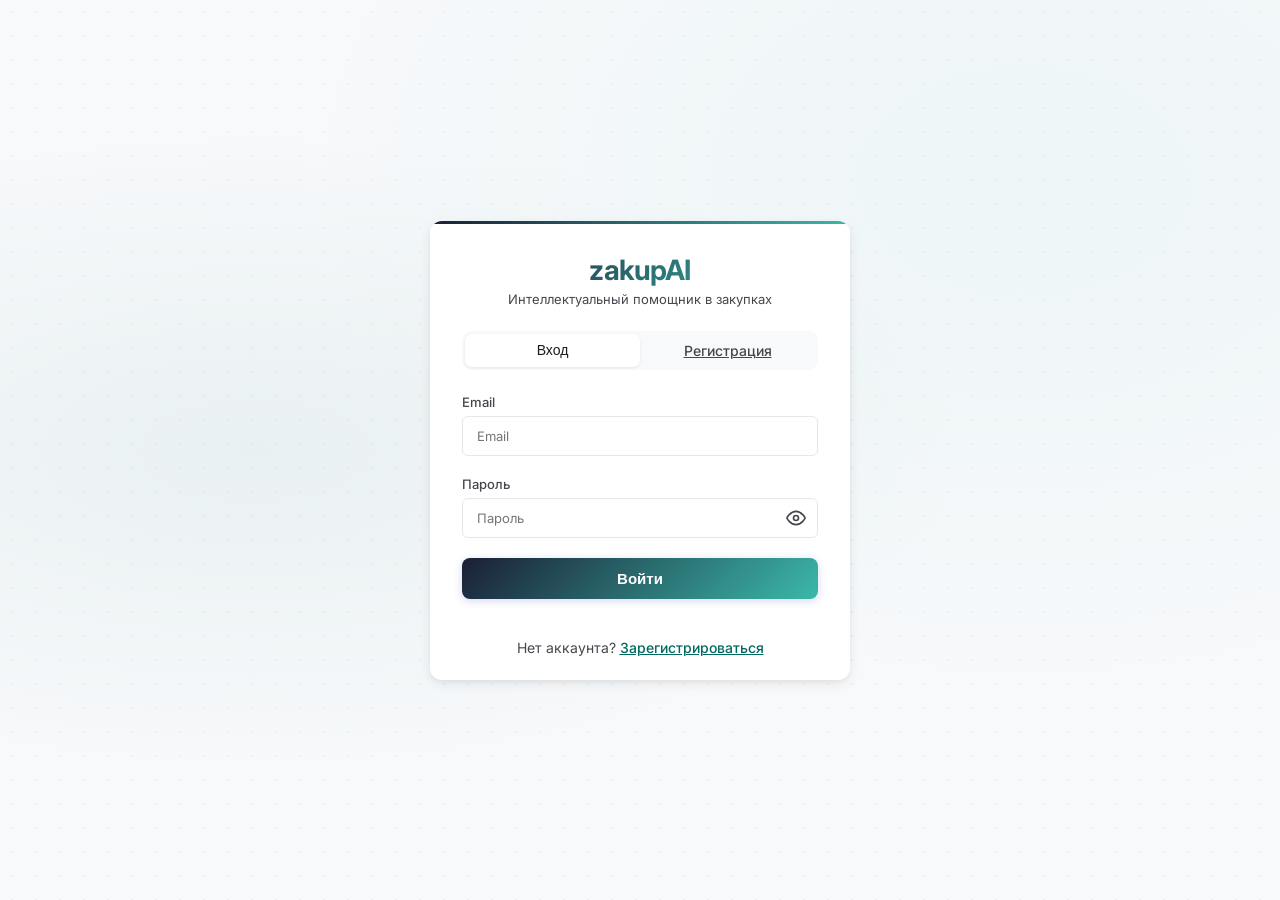
<file: frontend/login.html>
<!DOCTYPE html>
<html lang="ru">
<head>
  <meta charset="UTF-8">
  <meta name="viewport" content="width=device-width, initial-scale=1.0">
  <title>Вход — zakupAI</title>
  <!-- Yandex.Metrika counter -->
  <script type="text/javascript">
      (function(m,e,t,r,i,k,a){
          m[i]=m[i]||function(){(m[i].a=m[i].a||[]).push(arguments)};
          m[i].l=1*new Date();
          for (var j = 0; j < document.scripts.length; j++) {if (document.scripts[j].src === r) { return; }}
          k=e.createElement(t),a=e.getElementsByTagName(t)[0],k.async=1,k.src=r,a.parentNode.insertBefore(k,a)
      })(window, document,'script','https://mc.yandex.ru/metrika/tag.js?id=108458045', 'ym');
      ym(108458045, 'init', {ssr:true, webvisor:true, clickmap:true, ecommerce:"dataLayer", referrer: document.referrer, url: location.href, accurateTrackBounce:true, trackLinks:true});
  </script>
  <noscript><div><img src="https://mc.yandex.ru/watch/108458045" style="position:absolute; left:-9999px;" alt="" /></div></noscript>
  <!-- /Yandex.Metrika counter -->
  <link rel="preconnect" href="https://fonts.googleapis.com">
  <link rel="preconnect" href="https://fonts.gstatic.com" crossorigin>
  <link href="https://fonts.googleapis.com/css2?family=Inter:wght@400;500;600;700&display=swap" rel="stylesheet">
  <link rel="stylesheet" href="css/main.css">
  <link rel="stylesheet" href="css/auth.css">
</head>
<body>
  <div class="auth-page">
    <div class="auth-card">
      <div class="auth-card-body">
        <!-- Logo -->
        <div class="auth-logo">
          <div class="auth-logo-text">zakupAI</div>
          <div class="auth-logo-sub">Интеллектуальный помощник в закупках</div>
        </div>

        <!-- Tabs -->
        <div class="auth-tabs">
          <button class="auth-tab active" type="button">Вход</button>
          <a href="register.html" class="auth-tab">Регистрация</a>
        </div>

        <!-- Error -->
        <div id="error" class="auth-error hidden"></div>

        <!-- Login Form -->
        <form id="loginForm" class="auth-form" novalidate>
          <div class="auth-field">
            <label for="email">Email</label>
            <div class="auth-input-wrap">
              <input id="email" type="email" class="form-input" placeholder="Email" required autocomplete="email">
            </div>
          </div>

          <div class="auth-field">
            <label for="password">Пароль</label>
            <div class="auth-input-wrap">
              <input id="password" type="password" class="form-input" placeholder="Пароль" required minlength="6" autocomplete="current-password">
              <button type="button" id="togglePassword" class="auth-pw-toggle" aria-label="Показать пароль">
                <svg width="20" height="20" viewBox="0 0 24 24" fill="none" stroke="currentColor" stroke-width="2" stroke-linecap="round" stroke-linejoin="round">
                  <path d="M1 12s4-8 11-8 11 8 11 8-4 8-11 8-11-8-11-8z"/>
                  <circle cx="12" cy="12" r="3"/>
                </svg>
              </button>
            </div>
          </div>

          <button type="submit" class="auth-submit">Войти</button>
        </form>
      </div>

      <div class="auth-footer">
        Нет аккаунта? <a href="register.html">Зарегистрироваться</a>
      </div>
    </div>
  </div>

  <script src="js/config.js"></script>
  <script src="js/api.js"></script>
  <script src="js/auth.js"></script>
  <script>
    (function () {
      'use strict';

      // Redirect if already logged in
      if (Auth.isLoggedIn()) {
        window.location.href = '/';
        return;
      }

      var form = document.getElementById('loginForm');
      var errorDiv = document.getElementById('error');
      var passwordInput = document.getElementById('password');
      var toggleBtn = document.getElementById('togglePassword');

      // Toggle password visibility
      toggleBtn.addEventListener('click', function () {
        var isPassword = passwordInput.type === 'password';
        passwordInput.type = isPassword ? 'text' : 'password';
        toggleBtn.setAttribute('aria-label', isPassword ? 'Скрыть пароль' : 'Показать пароль');
      });

      // Form submit
      form.addEventListener('submit', async function (e) {
        e.preventDefault();
        errorDiv.classList.add('hidden');
        errorDiv.textContent = '';

        var email = document.getElementById('email').value.trim();
        var password = passwordInput.value;

        if (!email || !password) {
          errorDiv.textContent = 'Заполните все обязательные поля';
          errorDiv.classList.remove('hidden');
          return;
        }

        var submitBtn = form.querySelector('.auth-submit');
        submitBtn.disabled = true;
        submitBtn.textContent = 'Вход...';

        try {
          var data = await API.apiFetch('/auth/login', {
            method: 'POST',
            body: { email: email, password: password },
          });
          Auth.saveAuth(data.token, data.user);
          window.location.href = '/';
        } catch (err) {
          var detail = err.body && err.body.detail;
          var isPending = detail && typeof detail === 'object' && detail.code === 'pending_approval';
          if (isPending) {
            errorDiv.innerHTML = '<strong>Аккаунт ожидает подтверждения</strong><br>'
              + 'Мы проверяем новые регистрации вручную на этапе пилота. '
              + 'После подтверждения мы отправим письмо на ваш email.';
          } else {
            var msg = (detail && typeof detail === 'string') ? detail : (err.message || 'Ошибка входа');
            errorDiv.textContent = msg;
          }
          errorDiv.classList.remove('hidden');
          submitBtn.disabled = false;
          submitBtn.textContent = 'Войти';
        }
      });
    })();
  </script>
</body>
</html>
</file>
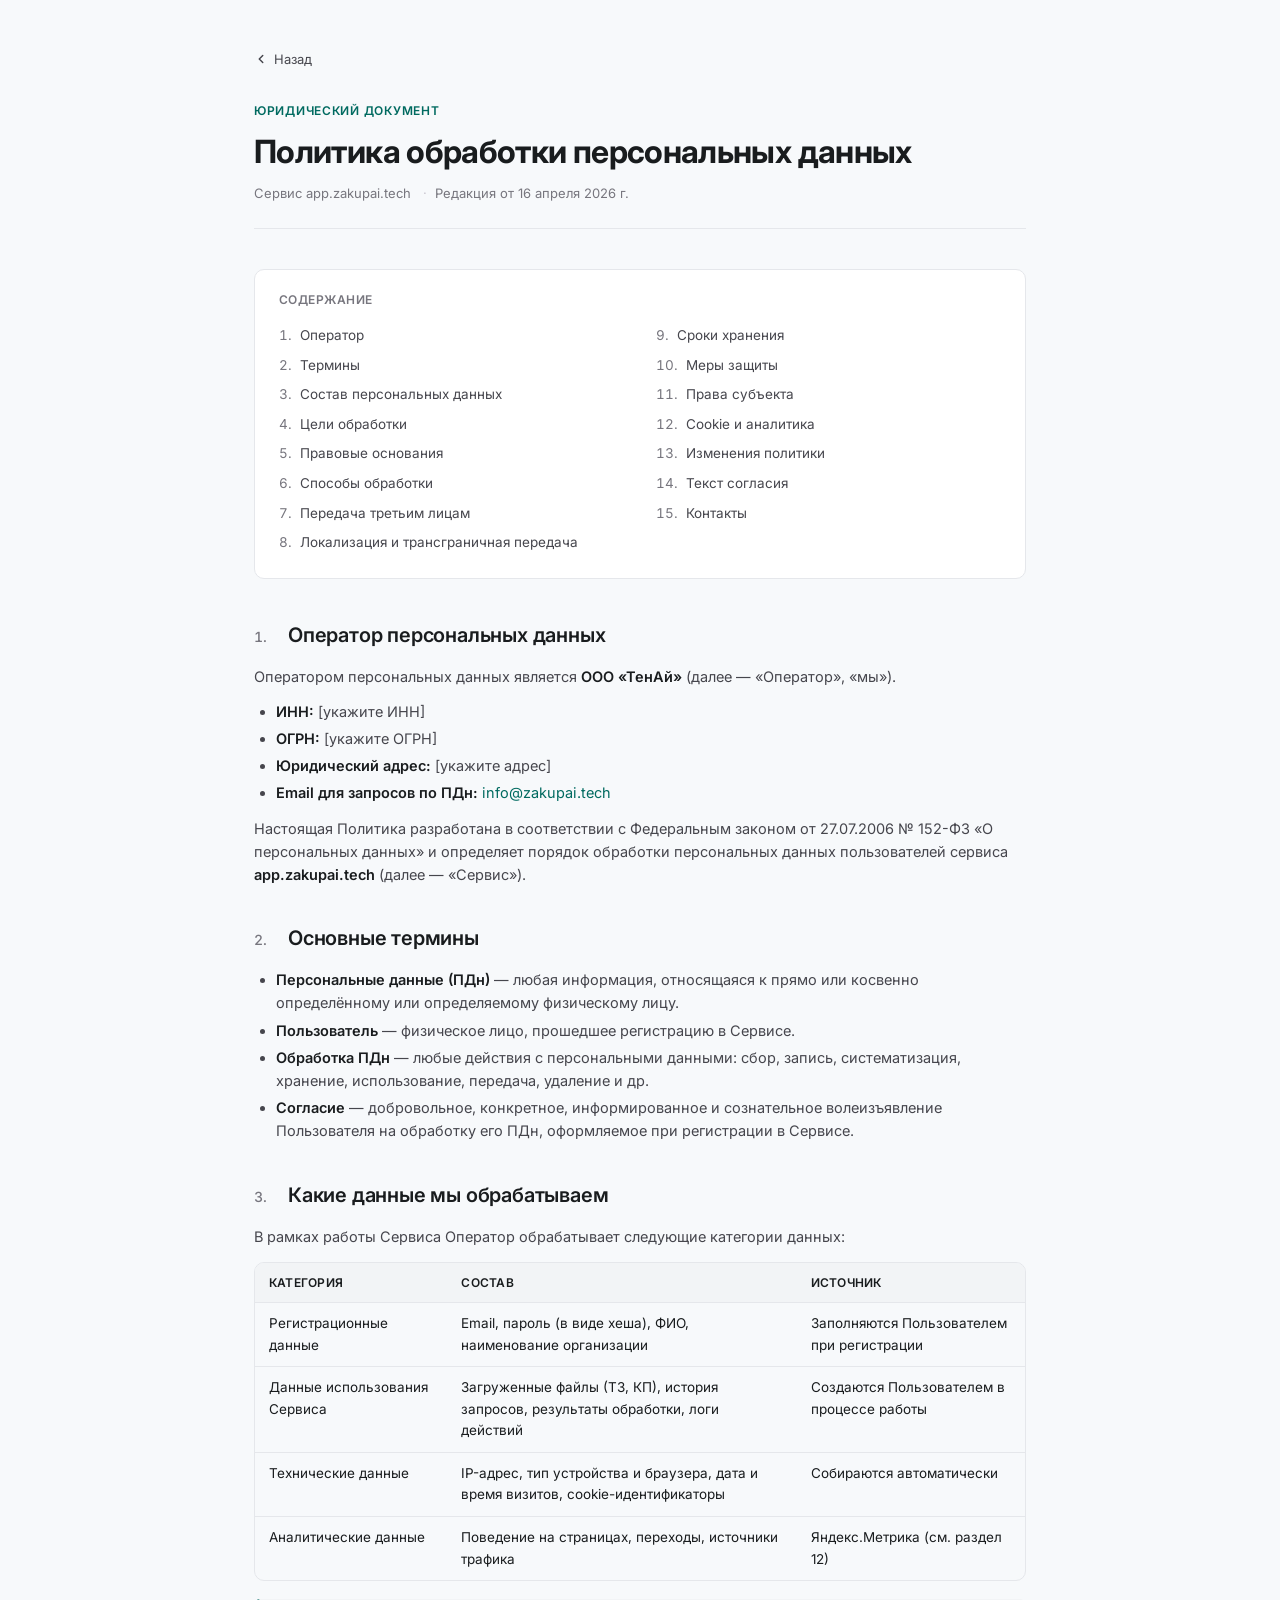
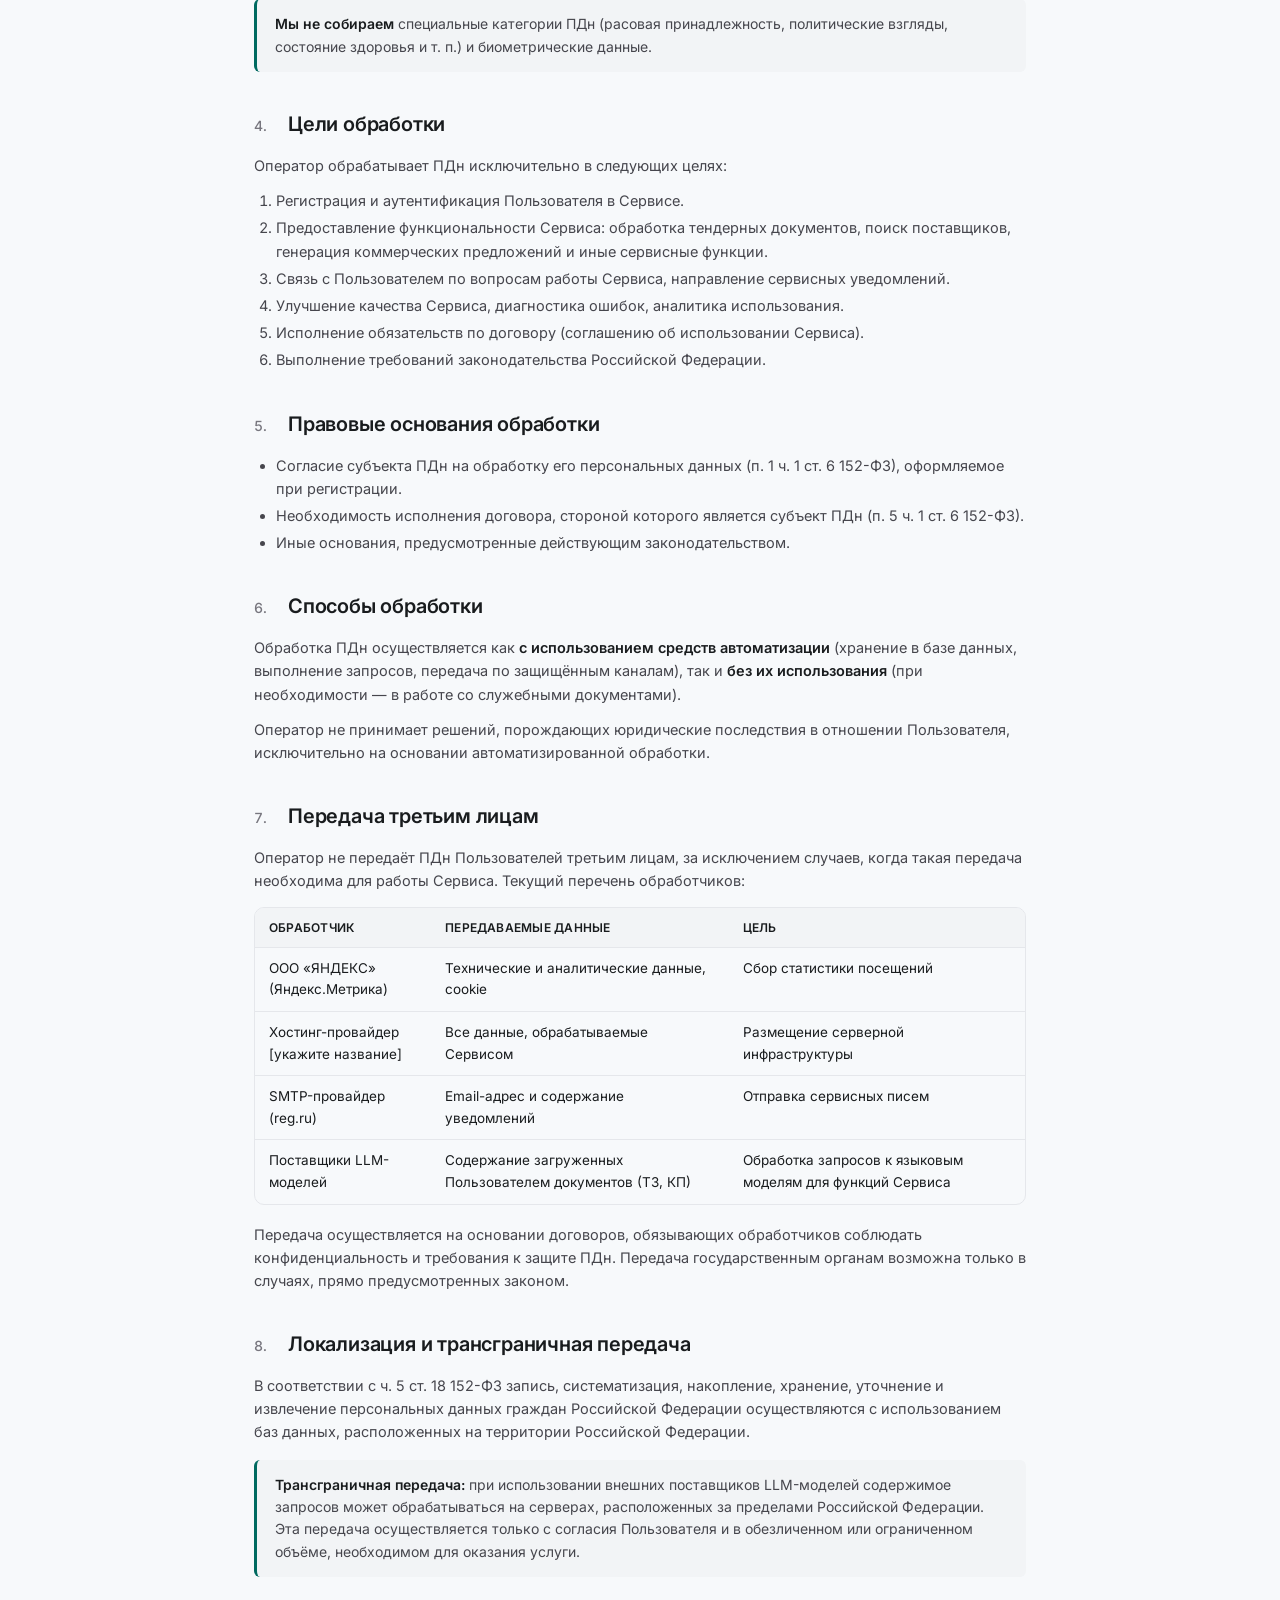
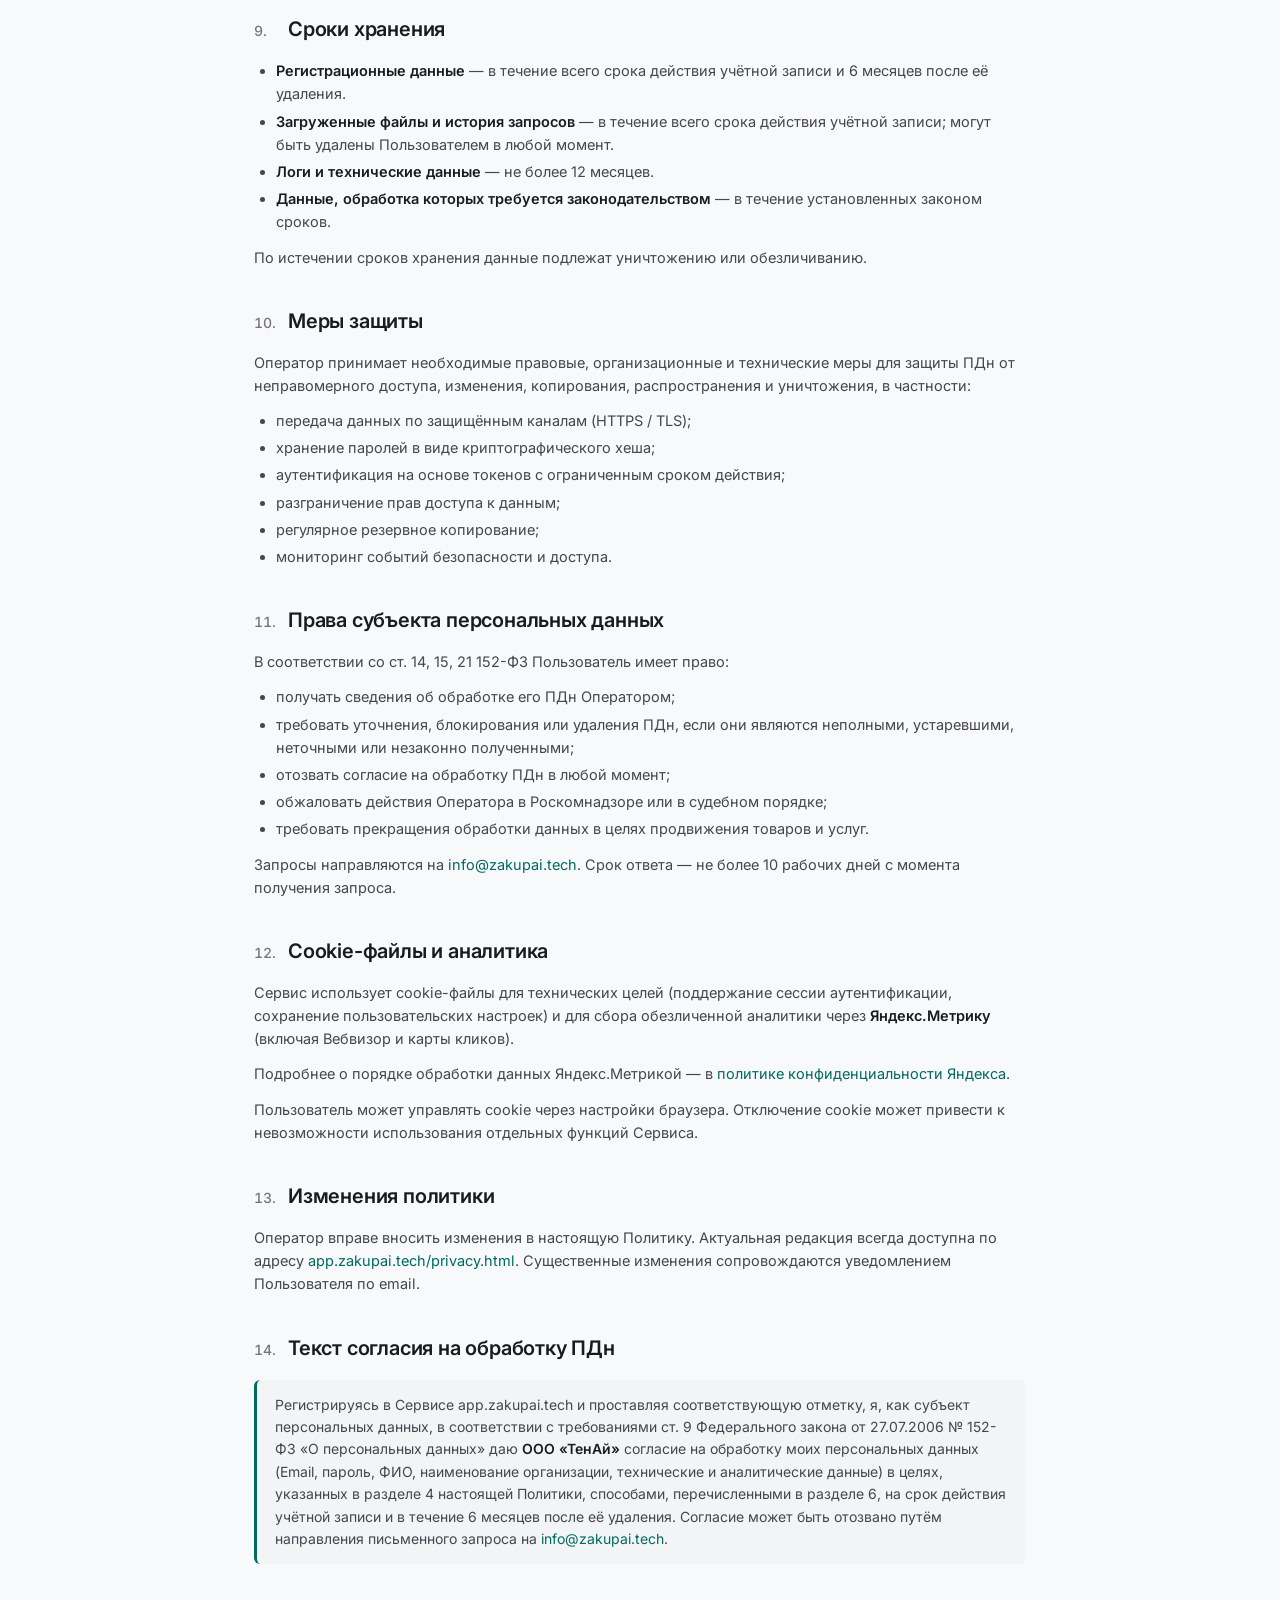
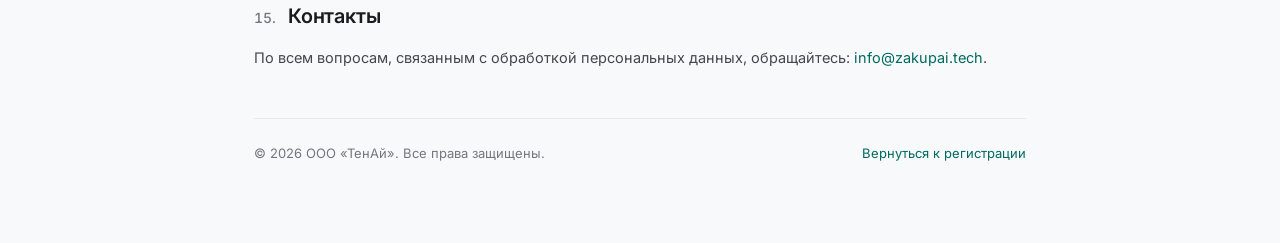
<file: frontend/privacy.html>
<!DOCTYPE html>
<html lang="ru">
<head>
  <meta charset="UTF-8">
  <meta name="viewport" content="width=device-width, initial-scale=1.0">
  <title>Политика обработки персональных данных — zakupAI</title>
  <link rel="preconnect" href="https://fonts.googleapis.com">
  <link rel="preconnect" href="https://fonts.gstatic.com" crossorigin>
  <link href="https://fonts.googleapis.com/css2?family=Inter:wght@400;500;600;700&display=swap" rel="stylesheet">
  <link rel="stylesheet" href="css/main.css">
  <style>
    body {
      font-family: 'Inter', -apple-system, BlinkMacSystemFont, sans-serif;
      background: var(--bg);
      color: var(--text);
      line-height: 1.6;
      -webkit-font-smoothing: antialiased;
    }

    .doc-page {
      max-width: 820px;
      margin: 0 auto;
      padding: 48px 24px 80px;
    }

    .doc-back {
      display: inline-flex;
      align-items: center;
      gap: 6px;
      color: var(--text-secondary);
      text-decoration: none;
      font-size: 13px;
      margin-bottom: 32px;
      transition: color 0.15s;
    }

    .doc-back:hover { color: var(--accent); }

    .doc-header {
      margin-bottom: 40px;
      padding-bottom: 24px;
      border-bottom: 1px solid var(--border);
    }

    .doc-eyebrow {
      font-size: 12px;
      font-weight: 600;
      letter-spacing: 0.06em;
      text-transform: uppercase;
      color: var(--accent);
      margin-bottom: 12px;
    }

    .doc-title {
      font-size: 32px;
      font-weight: 700;
      letter-spacing: -0.02em;
      line-height: 1.2;
      color: var(--text);
      margin-bottom: 12px;
    }

    .doc-meta {
      font-size: 13px;
      color: var(--text-muted);
    }

    .doc-meta span + span::before {
      content: '·';
      margin: 0 8px;
      color: var(--outline-variant);
    }

    .doc-toc {
      background: var(--card);
      border: 1px solid var(--border);
      border-radius: var(--radius);
      padding: 20px 24px;
      margin-bottom: 40px;
    }

    .doc-toc-title {
      font-size: 12px;
      font-weight: 600;
      letter-spacing: 0.04em;
      text-transform: uppercase;
      color: var(--text-muted);
      margin-bottom: 12px;
    }

    .doc-toc ol {
      list-style: none;
      padding: 0;
      margin: 0;
      counter-reset: toc;
      column-count: 2;
      column-gap: 32px;
    }

    .doc-toc li {
      counter-increment: toc;
      padding: 4px 0;
      font-size: 13.5px;
      break-inside: avoid;
    }

    .doc-toc li::before {
      content: counter(toc) '.';
      color: var(--text-muted);
      margin-right: 8px;
      font-variant-numeric: tabular-nums;
    }

    .doc-toc a {
      color: var(--text-secondary);
      text-decoration: none;
      transition: color 0.15s;
    }

    .doc-toc a:hover { color: var(--accent); }

    .doc-section {
      margin-bottom: 36px;
      scroll-margin-top: 24px;
    }

    .doc-section h2 {
      font-size: 20px;
      font-weight: 600;
      letter-spacing: -0.01em;
      color: var(--text);
      margin-bottom: 14px;
      display: flex;
      align-items: baseline;
      gap: 10px;
    }

    .doc-section h2 .num {
      font-size: 14px;
      font-weight: 500;
      color: var(--text-muted);
      font-variant-numeric: tabular-nums;
      min-width: 24px;
    }

    .doc-section h3 {
      font-size: 15px;
      font-weight: 600;
      color: var(--text);
      margin: 20px 0 8px;
    }

    .doc-section p,
    .doc-section ul,
    .doc-section ol {
      font-size: 14.5px;
      color: var(--text-secondary);
      margin-bottom: 12px;
    }

    .doc-section ul,
    .doc-section ol {
      padding-left: 22px;
    }

    .doc-section li { margin-bottom: 4px; }

    .doc-section a {
      color: var(--accent);
      text-decoration: none;
      border-bottom: 1px solid transparent;
      transition: border-color 0.15s;
    }

    .doc-section a:hover { border-bottom-color: var(--accent); }

    .doc-section strong { color: var(--text); font-weight: 600; }

    .doc-callout {
      background: var(--surface-low);
      border-left: 3px solid var(--accent);
      border-radius: 6px;
      padding: 14px 18px;
      margin: 16px 0;
      font-size: 14px;
      color: var(--text-secondary);
    }

    .doc-callout strong { color: var(--text); }

    .doc-table-wrap {
      overflow-x: auto;
      border: 1px solid var(--border);
      border-radius: var(--radius);
      margin: 14px 0 18px;
    }

    .doc-table {
      width: 100%;
      border-collapse: collapse;
      font-size: 13.5px;
    }

    .doc-table th,
    .doc-table td {
      padding: 10px 14px;
      text-align: left;
      border-bottom: 1px solid var(--border);
      vertical-align: top;
    }

    .doc-table th {
      background: var(--surface-low);
      font-weight: 600;
      color: var(--text);
      font-size: 12px;
      letter-spacing: 0.02em;
      text-transform: uppercase;
    }

    .doc-table tr:last-child td { border-bottom: none; }

    .doc-footer {
      margin-top: 48px;
      padding-top: 24px;
      border-top: 1px solid var(--border);
      font-size: 13px;
      color: var(--text-muted);
      display: flex;
      justify-content: space-between;
      flex-wrap: wrap;
      gap: 12px;
    }

    .doc-footer a {
      color: var(--accent);
      text-decoration: none;
    }

    @media (max-width: 600px) {
      .doc-page { padding: 24px 16px 56px; }
      .doc-title { font-size: 26px; }
      .doc-toc ol { column-count: 1; }
    }
  </style>
</head>
<body>
  <div class="doc-page">
    <a href="register.html" class="doc-back">
      <svg width="14" height="14" viewBox="0 0 24 24" fill="none" stroke="currentColor" stroke-width="2.5" stroke-linecap="round" stroke-linejoin="round">
        <polyline points="15 18 9 12 15 6"/>
      </svg>
      Назад
    </a>

    <header class="doc-header">
      <div class="doc-eyebrow">Юридический документ</div>
      <h1 class="doc-title">Политика обработки персональных данных</h1>
      <div class="doc-meta">
        <span>Сервис app.zakupai.tech</span>
        <span>Редакция от 16 апреля 2026 г.</span>
      </div>
    </header>

    <nav class="doc-toc" aria-label="Содержание">
      <div class="doc-toc-title">Содержание</div>
      <ol>
        <li><a href="#operator">Оператор</a></li>
        <li><a href="#terms">Термины</a></li>
        <li><a href="#data">Состав персональных данных</a></li>
        <li><a href="#purposes">Цели обработки</a></li>
        <li><a href="#legal">Правовые основания</a></li>
        <li><a href="#methods">Способы обработки</a></li>
        <li><a href="#third-parties">Передача третьим лицам</a></li>
        <li><a href="#localization">Локализация и трансграничная передача</a></li>
        <li><a href="#retention">Сроки хранения</a></li>
        <li><a href="#security">Меры защиты</a></li>
        <li><a href="#rights">Права субъекта</a></li>
        <li><a href="#cookies">Cookie и аналитика</a></li>
        <li><a href="#changes">Изменения политики</a></li>
        <li><a href="#consent">Текст согласия</a></li>
        <li><a href="#contacts">Контакты</a></li>
      </ol>
    </nav>

    <section id="operator" class="doc-section">
      <h2><span class="num">1.</span> Оператор персональных данных</h2>
      <p>
        Оператором персональных данных является
        <strong>ООО «ТенАй»</strong> (далее — «Оператор», «мы»).
      </p>
      <ul>
        <li><strong>ИНН:</strong> [укажите ИНН]</li>
        <li><strong>ОГРН:</strong> [укажите ОГРН]</li>
        <li><strong>Юридический адрес:</strong> [укажите адрес]</li>
        <li><strong>Email для запросов по ПДн:</strong> <a href="mailto:info@zakupai.tech">info@zakupai.tech</a></li>
      </ul>
      <p>
        Настоящая Политика разработана в соответствии с Федеральным законом от 27.07.2006
        № 152-ФЗ «О персональных данных» и определяет порядок обработки персональных
        данных пользователей сервиса <strong>app.zakupai.tech</strong> (далее — «Сервис»).
      </p>
    </section>

    <section id="terms" class="doc-section">
      <h2><span class="num">2.</span> Основные термины</h2>
      <ul>
        <li><strong>Персональные данные (ПДн)</strong> — любая информация, относящаяся к прямо или косвенно определённому или определяемому физическому лицу.</li>
        <li><strong>Пользователь</strong> — физическое лицо, прошедшее регистрацию в Сервисе.</li>
        <li><strong>Обработка ПДн</strong> — любые действия с персональными данными: сбор, запись, систематизация, хранение, использование, передача, удаление и др.</li>
        <li><strong>Согласие</strong> — добровольное, конкретное, информированное и сознательное волеизъявление Пользователя на обработку его ПДн, оформляемое при регистрации в Сервисе.</li>
      </ul>
    </section>

    <section id="data" class="doc-section">
      <h2><span class="num">3.</span> Какие данные мы обрабатываем</h2>
      <p>В рамках работы Сервиса Оператор обрабатывает следующие категории данных:</p>
      <div class="doc-table-wrap">
        <table class="doc-table">
          <thead>
            <tr>
              <th>Категория</th>
              <th>Состав</th>
              <th>Источник</th>
            </tr>
          </thead>
          <tbody>
            <tr>
              <td>Регистрационные данные</td>
              <td>Email, пароль (в виде хеша), ФИО, наименование организации</td>
              <td>Заполняются Пользователем при регистрации</td>
            </tr>
            <tr>
              <td>Данные использования Сервиса</td>
              <td>Загруженные файлы (ТЗ, КП), история запросов, результаты обработки, логи действий</td>
              <td>Создаются Пользователем в процессе работы</td>
            </tr>
            <tr>
              <td>Технические данные</td>
              <td>IP-адрес, тип устройства и браузера, дата и время визитов, cookie-идентификаторы</td>
              <td>Собираются автоматически</td>
            </tr>
            <tr>
              <td>Аналитические данные</td>
              <td>Поведение на страницах, переходы, источники трафика</td>
              <td>Яндекс.Метрика (см. раздел 12)</td>
            </tr>
          </tbody>
        </table>
      </div>
      <div class="doc-callout">
        <strong>Мы не собираем</strong> специальные категории ПДн (расовая принадлежность, политические взгляды, состояние здоровья и т. п.) и биометрические данные.
      </div>
    </section>

    <section id="purposes" class="doc-section">
      <h2><span class="num">4.</span> Цели обработки</h2>
      <p>Оператор обрабатывает ПДн исключительно в следующих целях:</p>
      <ol>
        <li>Регистрация и аутентификация Пользователя в Сервисе.</li>
        <li>Предоставление функциональности Сервиса: обработка тендерных документов, поиск поставщиков, генерация коммерческих предложений и иные сервисные функции.</li>
        <li>Связь с Пользователем по вопросам работы Сервиса, направление сервисных уведомлений.</li>
        <li>Улучшение качества Сервиса, диагностика ошибок, аналитика использования.</li>
        <li>Исполнение обязательств по договору (соглашению об использовании Сервиса).</li>
        <li>Выполнение требований законодательства Российской Федерации.</li>
      </ol>
    </section>

    <section id="legal" class="doc-section">
      <h2><span class="num">5.</span> Правовые основания обработки</h2>
      <ul>
        <li>Согласие субъекта ПДн на обработку его персональных данных (п. 1 ч. 1 ст. 6 152-ФЗ), оформляемое при регистрации.</li>
        <li>Необходимость исполнения договора, стороной которого является субъект ПДн (п. 5 ч. 1 ст. 6 152-ФЗ).</li>
        <li>Иные основания, предусмотренные действующим законодательством.</li>
      </ul>
    </section>

    <section id="methods" class="doc-section">
      <h2><span class="num">6.</span> Способы обработки</h2>
      <p>
        Обработка ПДн осуществляется как <strong>с использованием средств автоматизации</strong>
        (хранение в базе данных, выполнение запросов, передача по защищённым каналам), так
        и <strong>без их использования</strong> (при необходимости — в работе со служебными документами).
      </p>
      <p>Оператор не принимает решений, порождающих юридические последствия в отношении Пользователя, исключительно на основании автоматизированной обработки.</p>
    </section>

    <section id="third-parties" class="doc-section">
      <h2><span class="num">7.</span> Передача третьим лицам</h2>
      <p>
        Оператор не передаёт ПДн Пользователей третьим лицам, за исключением случаев,
        когда такая передача необходима для работы Сервиса. Текущий перечень обработчиков:
      </p>
      <div class="doc-table-wrap">
        <table class="doc-table">
          <thead>
            <tr>
              <th>Обработчик</th>
              <th>Передаваемые данные</th>
              <th>Цель</th>
            </tr>
          </thead>
          <tbody>
            <tr>
              <td>ООО «ЯНДЕКС»<br>(Яндекс.Метрика)</td>
              <td>Технические и аналитические данные, cookie</td>
              <td>Сбор статистики посещений</td>
            </tr>
            <tr>
              <td>Хостинг-провайдер<br>[укажите название]</td>
              <td>Все данные, обрабатываемые Сервисом</td>
              <td>Размещение серверной инфраструктуры</td>
            </tr>
            <tr>
              <td>SMTP-провайдер<br>(reg.ru)</td>
              <td>Email-адрес и содержание уведомлений</td>
              <td>Отправка сервисных писем</td>
            </tr>
            <tr>
              <td>Поставщики LLM-моделей</td>
              <td>Содержание загруженных Пользователем документов (ТЗ, КП)</td>
              <td>Обработка запросов к языковым моделям для функций Сервиса</td>
            </tr>
          </tbody>
        </table>
      </div>
      <p>
        Передача осуществляется на основании договоров, обязывающих обработчиков соблюдать
        конфиденциальность и требования к защите ПДн. Передача государственным органам
        возможна только в случаях, прямо предусмотренных законом.
      </p>
    </section>

    <section id="localization" class="doc-section">
      <h2><span class="num">8.</span> Локализация и трансграничная передача</h2>
      <p>
        В соответствии с ч. 5 ст. 18 152-ФЗ запись, систематизация, накопление, хранение,
        уточнение и извлечение персональных данных граждан Российской Федерации
        осуществляются с использованием баз данных, расположенных на территории
        Российской Федерации.
      </p>
      <div class="doc-callout">
        <strong>Трансграничная передача:</strong> при использовании внешних поставщиков LLM-моделей содержимое запросов может обрабатываться на серверах, расположенных за пределами Российской Федерации. Эта передача осуществляется только с согласия Пользователя и в обезличенном или ограниченном объёме, необходимом для оказания услуги.
      </div>
    </section>

    <section id="retention" class="doc-section">
      <h2><span class="num">9.</span> Сроки хранения</h2>
      <ul>
        <li><strong>Регистрационные данные</strong> — в течение всего срока действия учётной записи и 6 месяцев после её удаления.</li>
        <li><strong>Загруженные файлы и история запросов</strong> — в течение всего срока действия учётной записи; могут быть удалены Пользователем в любой момент.</li>
        <li><strong>Логи и технические данные</strong> — не более 12 месяцев.</li>
        <li><strong>Данные, обработка которых требуется законодательством</strong> — в течение установленных законом сроков.</li>
      </ul>
      <p>По истечении сроков хранения данные подлежат уничтожению или обезличиванию.</p>
    </section>

    <section id="security" class="doc-section">
      <h2><span class="num">10.</span> Меры защиты</h2>
      <p>Оператор принимает необходимые правовые, организационные и технические меры для защиты ПДн от неправомерного доступа, изменения, копирования, распространения и уничтожения, в частности:</p>
      <ul>
        <li>передача данных по защищённым каналам (HTTPS / TLS);</li>
        <li>хранение паролей в виде криптографического хеша;</li>
        <li>аутентификация на основе токенов с ограниченным сроком действия;</li>
        <li>разграничение прав доступа к данным;</li>
        <li>регулярное резервное копирование;</li>
        <li>мониторинг событий безопасности и доступа.</li>
      </ul>
    </section>

    <section id="rights" class="doc-section">
      <h2><span class="num">11.</span> Права субъекта персональных данных</h2>
      <p>В соответствии со ст. 14, 15, 21 152-ФЗ Пользователь имеет право:</p>
      <ul>
        <li>получать сведения об обработке его ПДн Оператором;</li>
        <li>требовать уточнения, блокирования или удаления ПДн, если они являются неполными, устаревшими, неточными или незаконно полученными;</li>
        <li>отозвать согласие на обработку ПДн в любой момент;</li>
        <li>обжаловать действия Оператора в Роскомнадзоре или в судебном порядке;</li>
        <li>требовать прекращения обработки данных в целях продвижения товаров и услуг.</li>
      </ul>
      <p>
        Запросы направляются на <a href="mailto:info@zakupai.tech">info@zakupai.tech</a>.
        Срок ответа — не более 10 рабочих дней с момента получения запроса.
      </p>
    </section>

    <section id="cookies" class="doc-section">
      <h2><span class="num">12.</span> Cookie-файлы и аналитика</h2>
      <p>
        Сервис использует cookie-файлы для технических целей (поддержание сессии
        аутентификации, сохранение пользовательских настроек) и для сбора обезличенной
        аналитики через <strong>Яндекс.Метрику</strong> (включая Вебвизор и карты кликов).
      </p>
      <p>
        Подробнее о порядке обработки данных Яндекс.Метрикой — в
        <a href="https://yandex.ru/legal/confidential/" target="_blank" rel="noopener">политике конфиденциальности Яндекса</a>.
      </p>
      <p>
        Пользователь может управлять cookie через настройки браузера. Отключение cookie
        может привести к невозможности использования отдельных функций Сервиса.
      </p>
    </section>

    <section id="changes" class="doc-section">
      <h2><span class="num">13.</span> Изменения политики</h2>
      <p>
        Оператор вправе вносить изменения в настоящую Политику. Актуальная редакция
        всегда доступна по адресу
        <a href="https://app.zakupai.tech/privacy.html">app.zakupai.tech/privacy.html</a>.
        Существенные изменения сопровождаются уведомлением Пользователя по email.
      </p>
    </section>

    <section id="consent" class="doc-section">
      <h2><span class="num">14.</span> Текст согласия на обработку ПДн</h2>
      <div class="doc-callout">
        Регистрируясь в Сервисе app.zakupai.tech и проставляя соответствующую отметку,
        я, как субъект персональных данных, в соответствии с требованиями ст. 9
        Федерального закона от 27.07.2006 № 152-ФЗ «О персональных данных»
        даю <strong>ООО «ТенАй»</strong> согласие на обработку моих персональных данных
        (Email, пароль, ФИО, наименование организации, технические и аналитические данные)
        в целях, указанных в разделе 4 настоящей Политики, способами, перечисленными
        в разделе 6, на срок действия учётной записи и в течение 6 месяцев после её
        удаления. Согласие может быть отозвано путём направления письменного запроса
        на <a href="mailto:info@zakupai.tech">info@zakupai.tech</a>.
      </div>
    </section>

    <section id="contacts" class="doc-section">
      <h2><span class="num">15.</span> Контакты</h2>
      <p>
        По всем вопросам, связанным с обработкой персональных данных, обращайтесь:
        <a href="mailto:info@zakupai.tech">info@zakupai.tech</a>.
      </p>
    </section>

    <div class="doc-footer">
      <span>&copy; 2026 ООО «ТенАй». Все права защищены.</span>
      <a href="register.html">Вернуться к регистрации</a>
    </div>
  </div>
</body>
</html>
</file>
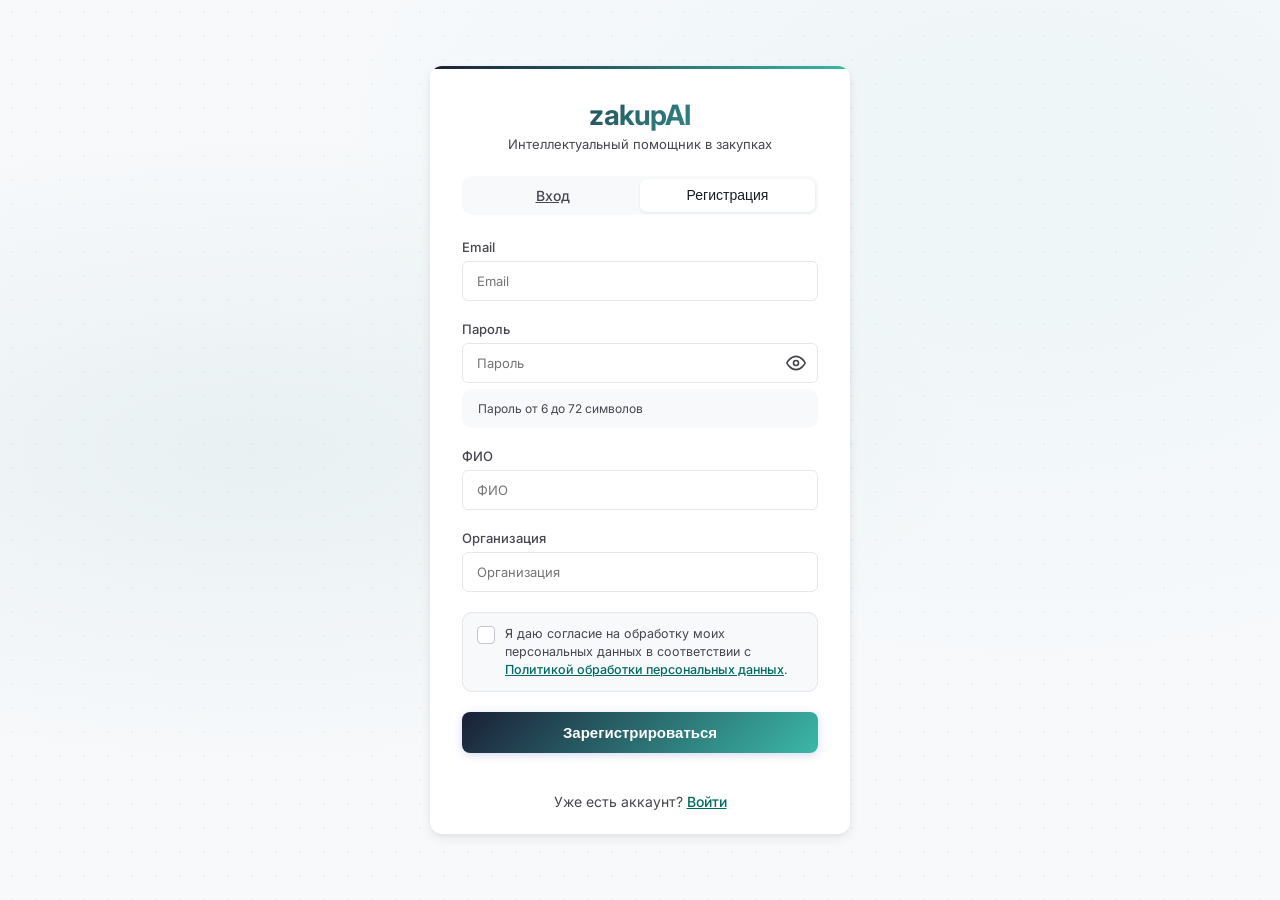
<file: frontend/register.html>
<!DOCTYPE html>
<html lang="ru">
<head>
  <meta charset="UTF-8">
  <meta name="viewport" content="width=device-width, initial-scale=1.0">
  <title>Регистрация — zakupAI</title>
  <!-- Yandex.Metrika counter -->
  <script type="text/javascript">
      (function(m,e,t,r,i,k,a){
          m[i]=m[i]||function(){(m[i].a=m[i].a||[]).push(arguments)};
          m[i].l=1*new Date();
          for (var j = 0; j < document.scripts.length; j++) {if (document.scripts[j].src === r) { return; }}
          k=e.createElement(t),a=e.getElementsByTagName(t)[0],k.async=1,k.src=r,a.parentNode.insertBefore(k,a)
      })(window, document,'script','https://mc.yandex.ru/metrika/tag.js?id=108458045', 'ym');
      ym(108458045, 'init', {ssr:true, webvisor:true, clickmap:true, ecommerce:"dataLayer", referrer: document.referrer, url: location.href, accurateTrackBounce:true, trackLinks:true});
  </script>
  <noscript><div><img src="https://mc.yandex.ru/watch/108458045" style="position:absolute; left:-9999px;" alt="" /></div></noscript>
  <!-- /Yandex.Metrika counter -->
  <link rel="preconnect" href="https://fonts.googleapis.com">
  <link rel="preconnect" href="https://fonts.gstatic.com" crossorigin>
  <link href="https://fonts.googleapis.com/css2?family=Inter:wght@400;500;600;700&display=swap" rel="stylesheet">
  <link rel="stylesheet" href="css/main.css">
  <link rel="stylesheet" href="css/auth.css">
</head>
<body>
  <div class="auth-page">
    <div class="auth-card">
      <div class="auth-card-body">
        <!-- Logo -->
        <div class="auth-logo">
          <div class="auth-logo-text">zakupAI</div>
          <div class="auth-logo-sub">Интеллектуальный помощник в закупках</div>
        </div>

        <!-- Tabs -->
        <div class="auth-tabs">
          <a href="login.html" class="auth-tab">Вход</a>
          <button class="auth-tab active" type="button">Регистрация</button>
        </div>

        <!-- Error -->
        <div id="error" class="auth-error hidden"></div>

        <!-- Success (shown after registration, awaiting admin approval) -->
        <div id="success" class="auth-success hidden" style="background: #f0f7ff; border: 1px solid #c7dcff; color: #1a3a7c; padding: 20px; border-radius: 12px; line-height: 1.5;">
          <div style="font-weight: 600; font-size: 16px; margin-bottom: 8px;">Заявка отправлена</div>
          <div style="font-size: 14px;">
            Спасибо за регистрацию. Мы вручную проверяем новые аккаунты на этапе пилота —
            это занимает обычно несколько часов в рабочее время. После подтверждения вы
            получите письмо на указанный email и сможете войти.
          </div>
          <div style="margin-top: 16px;">
            <a href="login.html" class="auth-tab" style="display:inline-block; padding: 8px 16px; text-decoration: none;">На страницу входа</a>
          </div>
        </div>

        <!-- Register Form -->
        <form id="registerForm" class="auth-form" novalidate>
          <div class="auth-field">
            <label for="email">Email</label>
            <div class="auth-input-wrap">
              <input id="email" type="email" class="form-input" placeholder="Email" required autocomplete="email">
            </div>
          </div>

          <div class="auth-field">
            <label for="password">Пароль</label>
            <div class="auth-input-wrap">
              <input id="password" type="password" class="form-input" placeholder="Пароль" required minlength="6" maxlength="72" autocomplete="new-password">
              <button type="button" id="togglePassword" class="auth-pw-toggle" aria-label="Показать пароль">
                <svg width="20" height="20" viewBox="0 0 24 24" fill="none" stroke="currentColor" stroke-width="2" stroke-linecap="round" stroke-linejoin="round">
                  <path d="M1 12s4-8 11-8 11 8 11 8-4 8-11 8-11-8-11-8z"/>
                  <circle cx="12" cy="12" r="3"/>
                </svg>
              </button>
            </div>
            <div class="auth-pw-hints">Пароль от 6 до 72 символов</div>
          </div>

          <div class="auth-field">
            <label for="full_name">ФИО</label>
            <div class="auth-input-wrap">
              <input id="full_name" type="text" class="form-input" placeholder="ФИО" autocomplete="name">
            </div>
          </div>

          <div class="auth-field">
            <label for="organization">Организация</label>
            <div class="auth-input-wrap">
              <input id="organization" type="text" class="form-input" placeholder="Организация" autocomplete="organization">
            </div>
          </div>

          <label class="auth-consent">
            <input id="consent" type="checkbox" class="auth-consent-input" required>
            <span class="auth-consent-box" aria-hidden="true">
              <svg viewBox="0 0 16 16" fill="none" stroke="currentColor" stroke-width="2.5" stroke-linecap="round" stroke-linejoin="round">
                <polyline points="3.5 8.5 6.5 11.5 12.5 4.5"/>
              </svg>
            </span>
            <span class="auth-consent-text">
              Я даю согласие на обработку моих персональных данных в соответствии с
              <a href="privacy.html" target="_blank" rel="noopener">Политикой обработки персональных данных</a>.
            </span>
          </label>

          <button type="submit" class="auth-submit">Зарегистрироваться</button>
        </form>
      </div>

      <div class="auth-footer">
        Уже есть аккаунт? <a href="login.html">Войти</a>
      </div>
    </div>
  </div>

  <script src="js/config.js"></script>
  <script src="js/api.js"></script>
  <script src="js/auth.js"></script>
  <script>
    (function () {
      'use strict';

      // Redirect if already logged in
      if (Auth.isLoggedIn()) {
        window.location.href = '/';
        return;
      }

      var form = document.getElementById('registerForm');
      var errorDiv = document.getElementById('error');
      var passwordInput = document.getElementById('password');
      var toggleBtn = document.getElementById('togglePassword');

      // Toggle password visibility
      toggleBtn.addEventListener('click', function () {
        var isPassword = passwordInput.type === 'password';
        passwordInput.type = isPassword ? 'text' : 'password';
        toggleBtn.setAttribute('aria-label', isPassword ? 'Скрыть пароль' : 'Показать пароль');
      });

      // Form submit
      form.addEventListener('submit', async function (e) {
        e.preventDefault();
        errorDiv.classList.add('hidden');
        errorDiv.textContent = '';

        var email = document.getElementById('email').value.trim();
        var password = passwordInput.value;
        var fullName = document.getElementById('full_name').value.trim();
        var organization = document.getElementById('organization').value.trim();
        var consentChecked = document.getElementById('consent').checked;

        if (!email || !password) {
          errorDiv.textContent = 'Заполните все обязательные поля';
          errorDiv.classList.remove('hidden');
          return;
        }

        if (password.length < 6) {
          errorDiv.textContent = 'Пароль должен содержать не менее 6 символов';
          errorDiv.classList.remove('hidden');
          return;
        }

        if (!consentChecked) {
          errorDiv.textContent = 'Для регистрации необходимо согласие на обработку персональных данных';
          errorDiv.classList.remove('hidden');
          return;
        }

        var submitBtn = form.querySelector('.auth-submit');
        submitBtn.disabled = true;
        submitBtn.textContent = 'Регистрация...';

        try {
          await API.apiFetch('/auth/register', {
            method: 'POST',
            body: {
              email: email,
              password: password,
              full_name: fullName || undefined,
              organization: organization || undefined,
            },
          });

          form.classList.add('hidden');
          document.getElementById('success').classList.remove('hidden');
        } catch (err) {
          errorDiv.textContent = err.message || 'Ошибка регистрации';
          errorDiv.classList.remove('hidden');
          submitBtn.disabled = false;
          submitBtn.textContent = 'Зарегистрироваться';
        }
      });
    })();
  </script>
</body>
</html>
</file>
<file: frontend/css/main.css>
/* ============================================================
   ZakupAI — Main Application Styles
   Based on reference sidebar layout design
   ============================================================ */

* { margin: 0; padding: 0; box-sizing: border-box; }

:root {
  /* === Anthem v2 tokens (PR 1) === */
  /* Surface layers */
  --bg: #f7f9fb;
  --card: #ffffff;
  --surface-low: #f2f4f6;
  --surface-container: #eceef0;
  --surface-high: #e6e8ea;
  --surface-dim: #d8dadc;

  /* Brand */
  --dark: #1a1f36;
  --dark-hover: #252b45;
  --primary: #03071d;
  --primary-container: #1a1f36;

  /* Accent — teal family (replaces periwinkle) */
  --accent: #006a60;
  --accent-hover: #005149;
  --accent-light: rgba(0, 106, 96, 0.1);
  --accent-container: #7ef3e2;
  --on-accent-container: #006f64;

  /* Gradient (kept 135deg) */
  --gradient: linear-gradient(135deg, #1a1f36 0%, #3bb8a8 100%);
  --gradient-hover: linear-gradient(135deg, #141829 0%, #2fa797 100%);

  /* Text */
  --text: #191c1e;
  --text-secondary: #46464d;
  --text-muted: #77767e;

  /* Borders / outlines */
  --border: #e5e7eb;
  --outline: #77767e;
  --outline-variant: #c7c5ce;

  /* Status */
  --success: #006a60;
  --success-bg: rgba(0, 106, 96, 0.1);
  --warning: #b45309;
  --warning-bg: #fffbeb;
  --danger: #ba1a1a;
  --danger-bg: #fef2f2;

  /* Shape */
  --radius-sm: 6px;
  --radius: 10px;
  --radius-lg: 12px;
  --radius-xl: 16px;

  /* Elevation */
  --shadow: 0 1px 3px rgba(0,0,0,0.06), 0 1px 2px rgba(0,0,0,0.04);
  --shadow-lg: 0 4px 12px rgba(0,0,0,0.08), 0 2px 4px rgba(0,0,0,0.04);

  /* Typography scale */
  --fs-micro: 11px;
  --fs-small: 12px;
  --fs-body: 13px;
  --fs-card: 15px;
  --fs-page: 20px;

  /* Layout */
  --sidebar-w: 240px;
  --header-h: 56px;
}

/* Material Symbols base sizing */
.material-symbols-outlined {
  font-family: 'Material Symbols Outlined';
  font-variation-settings: 'FILL' 0, 'wght' 400, 'GRAD' 0, 'opsz' 24;
  font-size: 20px;
  line-height: 1;
  user-select: none;
  vertical-align: middle;
}

body {
  font-family: 'Inter', -apple-system, BlinkMacSystemFont, 'Segoe UI', Roboto, sans-serif;
  background: var(--bg);
  color: var(--text);
  min-height: 100vh;
  overflow-x: hidden;
}

/* ===== UTILITY ===== */
.hidden { display: none !important; }

/* ===== APP LAYOUT (Anthem v2) ===== */
.app-wrap {
  margin-left: var(--sidebar-w);
  min-height: 100vh;
  display: flex;
  flex-direction: column;
}

/* ===== SIDEBAR ===== */
.sidebar {
  position: fixed;
  top: 0;
  left: 0;
  bottom: 0;
  width: var(--sidebar-w);
  background: #f8fafc;
  border-right: 1px solid rgba(199, 197, 206, 0.35);
  overflow-y: auto;
  z-index: 60;
  display: flex;
  flex-direction: column;
}

.sidebar-brand {
  display: flex;
  align-items: center;
  gap: 10px;
  padding: 22px 20px 18px;
}

.sidebar-brand .brand-mark {
  width: 32px;
  height: 32px;
  border-radius: 8px;
  background: var(--gradient);
  display: flex;
  align-items: center;
  justify-content: center;
  color: #fff;
  flex-shrink: 0;
}

.sidebar-brand .brand-mark .material-symbols-outlined {
  font-size: 18px;
}

.sidebar-brand h1 {
  font-size: 17px;
  font-weight: 700;
  letter-spacing: -0.3px;
  color: #0f172a;
  line-height: 1.1;
}

.sidebar-brand h1 span { color: #3bb8a8; }

.sidebar-brand p {
  font-size: 10px;
  font-weight: 600;
  text-transform: uppercase;
  letter-spacing: 0.1em;
  color: #8286a2;
  margin-top: 2px;
}

.sidebar-section {
  padding: 0 10px;
}

.sidebar-divider {
  height: 1px;
  background: rgba(199, 197, 206, 0.35);
  margin: 14px 14px;
}

.sidebar-label {
  font-size: var(--fs-micro);
  font-weight: 600;
  text-transform: uppercase;
  letter-spacing: 0.08em;
  color: #94a3b8;
  padding: 6px 12px 6px;
}

.tab {
  padding: 8px 12px;
  font-size: var(--fs-body);
  font-weight: 500;
  color: #64748b;
  cursor: pointer;
  border-radius: 8px;
  transition: all 0.15s;
  display: flex;
  align-items: center;
  gap: 10px;
  white-space: nowrap;
  position: relative;
  margin: 2px 0;
}

.tab .tab-icon {
  font-size: 20px;
  flex-shrink: 0;
  color: inherit;
}

.tab .tab-label {
  flex: 1;
  min-width: 0;
}

.tab:hover {
  color: #1e293b;
  background: rgba(15, 23, 42, 0.04);
}

.tab.active {
  color: var(--accent);
  background: var(--accent-light);
  font-weight: 600;
}

.tab.active::after {
  content: '';
  position: absolute;
  right: -10px;
  top: 8px;
  bottom: 8px;
  width: 2px;
  background: var(--accent);
  border-radius: 2px 0 0 2px;
}

.tab .badge {
  background: var(--accent);
  color: #fff;
  font-size: 10px;
  padding: 1px 6px;
  border-radius: 4px;
  font-weight: 700;
  margin-left: auto;
}

.tab .badge-outline {
  background: none;
  border: 1px solid var(--outline-variant);
  color: var(--text-secondary);
  font-size: 10px;
  padding: 1px 6px;
  border-radius: 4px;
  margin-left: auto;
}

.badge-admin {
  font-size: 10px;
  font-weight: 700;
  text-transform: uppercase;
  letter-spacing: 0.06em;
  background: var(--accent-light);
  color: var(--accent);
  padding: 2px 6px;
  border-radius: 4px;
  margin-left: auto;
}

/* ===== HEADER (glass) ===== */
.header {
  position: sticky;
  top: 0;
  z-index: 40;
  height: var(--header-h);
  display: flex;
  align-items: center;
  justify-content: space-between;
  padding: 0 24px;
  background: rgba(255, 255, 255, 0.82);
  backdrop-filter: blur(12px);
  -webkit-backdrop-filter: blur(12px);
  border-bottom: 1px solid rgba(199, 197, 206, 0.3);
  color: var(--text);
}

.header-left {
  display: flex;
  align-items: center;
  gap: 16px;
  min-width: 0;
}

.header-right {
  display: flex;
  align-items: center;
  gap: 12px;
}

.procurement-selector {
  display: flex;
  align-items: center;
  gap: 6px;
  background: var(--surface-low);
  padding: 6px 12px;
  border-radius: var(--radius-sm);
  cursor: pointer;
  font-size: var(--fs-body);
  font-weight: 500;
  color: var(--text);
  transition: background 0.15s;
  position: relative;
  max-width: 420px;
}

.procurement-selector:hover { background: var(--surface-container); }

.procurement-selector .selector-arrow {
  font-size: 18px;
  color: #94a3b8;
  flex-shrink: 0;
}

#procurement-selector-text {
  overflow: hidden;
  text-overflow: ellipsis;
  white-space: nowrap;
}

.procurement-dropdown {
  position: absolute;
  top: calc(100% + 6px);
  left: 0;
  background: var(--card);
  border: 1px solid var(--outline-variant);
  border-radius: var(--radius);
  box-shadow: var(--shadow-lg);
  min-width: 280px;
  max-height: 340px;
  overflow-y: auto;
  z-index: 200;
  padding: 4px;
}

.procurement-dropdown.hidden { display: none; }

.procurement-dropdown-item {
  padding: 8px 12px;
  font-size: var(--fs-body);
  color: var(--text);
  cursor: pointer;
  transition: background 0.12s;
  border-radius: var(--radius-sm);
}

.procurement-dropdown-item:hover { background: var(--surface-low); }

.procurement-dropdown-item.active {
  background: var(--accent-light);
  color: var(--accent);
  font-weight: 600;
}

.btn-new-procurement {
  background: var(--gradient);
  border: none;
  color: #fff;
  padding: 7px 14px;
  border-radius: var(--radius-sm);
  font-size: var(--fs-body);
  font-weight: 600;
  cursor: pointer;
  transition: filter 0.2s, transform 0.05s;
  display: inline-flex;
  align-items: center;
  gap: 4px;
}

.btn-new-procurement .material-symbols-outlined {
  font-size: 18px;
}

.btn-new-procurement:hover { filter: brightness(1.05); }
.btn-new-procurement:active { transform: translateY(1px); }

.admin-link {
  display: inline-flex;
  align-items: center;
  gap: 4px;
  font-size: var(--fs-body);
  font-weight: 500;
  color: var(--text-secondary);
  text-decoration: none;
  padding: 6px 8px;
  border-radius: var(--radius-sm);
  transition: color 0.15s, background 0.15s;
}

.admin-link .material-symbols-outlined { font-size: 18px; }

.admin-link:hover {
  color: var(--accent);
  background: var(--accent-light);
}

.user-info {
  font-size: var(--fs-small);
  color: var(--text-secondary);
  max-width: 200px;
  overflow: hidden;
  text-overflow: ellipsis;
  white-space: nowrap;
}

.user-avatar {
  width: 30px;
  height: 30px;
  border-radius: 50%;
  background: var(--surface-container);
  color: var(--text-secondary);
  font-size: 11px;
  font-weight: 700;
  letter-spacing: 0.02em;
  display: flex;
  align-items: center;
  justify-content: center;
  flex-shrink: 0;
  user-select: none;
}

.btn-logout {
  background: transparent;
  border: 1px solid var(--outline-variant);
  color: var(--text-secondary);
  padding: 5px 12px;
  border-radius: var(--radius-sm);
  font-size: var(--fs-small);
  font-weight: 500;
  cursor: pointer;
  transition: all 0.15s;
}

.btn-logout:hover {
  border-color: var(--text-secondary);
  color: var(--text);
  background: var(--surface-low);
}

/* ===== MAIN CONTENT ===== */
.main {
  padding: 24px 32px;
  flex: 1;
  min-width: 0;
  max-width: 1400px;
  width: 100%;
}

.tab-content { display: none; }
.tab-content.active { display: block; }

/* ===== TWO COLUMN LAYOUT ===== */
.two-col {
  display: grid;
  grid-template-columns: 340px 1fr;
  gap: 20px;
  align-items: start;
}

/* ===== DASHBOARD — hero + collapsible section ===== */
.dashboard-hero {
  background: linear-gradient(180deg, #eef3f1 0%, var(--bg) 100%);
  border-radius: var(--radius-xl);
  padding: 18px 20px 22px;
  margin-bottom: 24px;
}
.dashboard-hero-label {
  font-size: var(--fs-micro);
  font-weight: 700;
  text-transform: uppercase;
  letter-spacing: 0.06em;
  color: var(--accent);
  margin-bottom: 10px;
}
/* Quick actions inside the hero — no outer spacing, the hero handles it */
.dashboard-hero .quick-actions { margin-bottom: 0; }

.dashboard-section {
  margin-bottom: 20px;
}
.dashboard-section-header {
  display: flex;
  align-items: center;
  gap: 8px;
  cursor: pointer;
  user-select: none;
  padding: 6px 4px;
  margin-bottom: 12px;
  border-radius: var(--radius-sm);
  transition: background .15s;
}
.dashboard-section-header:hover { background: var(--surface-low); }
.dashboard-section-arrow {
  font-size: 22px !important;
  color: var(--text-muted);
  transition: transform .2s;
}
.dashboard-section.collapsed .dashboard-section-arrow { transform: rotate(-90deg); }
.dashboard-section.collapsed .dashboard-section-body { display: none; }
.dashboard-section-title {
  font-size: var(--fs-card);
  font-weight: 700;
  color: var(--text);
}
.dashboard-section-count {
  font-size: var(--fs-body);
  color: var(--text-muted);
  font-weight: 500;
}

/* ===== DASHBOARD — filter bar ===== */
.dashboard-filter-bar {
  background: var(--card);
  border-radius: var(--radius);
  box-shadow: var(--shadow);
  padding: 10px 14px;
  display: flex;
  gap: 10px;
  align-items: center;
  flex-wrap: wrap;
  margin-bottom: 16px;
}
.dashboard-select {
  appearance: none;
  -webkit-appearance: none;
  background-color: var(--surface-low);
  border: 0;
  border-radius: var(--radius-sm);
  padding: 6px 28px 6px 12px;
  font-size: var(--fs-body);
  font-weight: 500;
  color: var(--text);
  cursor: pointer;
  background-image: url("data:image/svg+xml;utf8,<svg xmlns='http://www.w3.org/2000/svg' width='14' height='14' viewBox='0 0 24 24' fill='none' stroke='%2377767e' stroke-width='2.5' stroke-linecap='round' stroke-linejoin='round'><polyline points='6 9 12 15 18 9'/></svg>");
  background-repeat: no-repeat;
  background-position: right 8px center;
}
.dashboard-select:focus {
  outline: 2px solid var(--accent);
  outline-offset: -1px;
}
.dashboard-search {
  position: relative;
  margin-left: auto;
}
.dashboard-search .material-symbols-outlined {
  position: absolute;
  left: 10px;
  top: 50%;
  transform: translateY(-50%);
  font-size: 16px;
  color: var(--text-muted);
  pointer-events: none;
}
.dashboard-search input {
  background: var(--surface-low);
  border: 0;
  border-radius: var(--radius-sm);
  padding: 6px 12px 6px 32px;
  font-size: var(--fs-body);
  width: 224px;
  color: var(--text);
  font-family: inherit;
}
.dashboard-search input::placeholder { color: var(--text-muted); }
.dashboard-search input:focus {
  outline: 2px solid var(--accent);
  outline-offset: -1px;
  background: var(--card);
}

/* ===== DASHBOARD — purchase cards ===== */
.dashboard-card {
  background: var(--card);
  border-radius: var(--radius-lg);
  box-shadow: var(--shadow);
  padding: 14px 20px;
  margin-bottom: 10px;
  transition: box-shadow .2s;
}
.dashboard-card:hover { box-shadow: var(--shadow-lg); }
.dashboard-card.archived { opacity: .55; }

.dashboard-card-head {
  display: flex;
  align-items: center;
  justify-content: space-between;
  gap: 12px;
  margin-bottom: 8px;
}
.dashboard-card-head-left {
  display: flex;
  align-items: center;
  gap: 12px;
  min-width: 0;
  flex: 1;
}
.dashboard-card-name {
  font-size: var(--fs-card);
  font-weight: 700;
  color: var(--text);
  white-space: nowrap;
  overflow: hidden;
  text-overflow: ellipsis;
  max-width: 520px;
}
.dashboard-card-date {
  font-size: var(--fs-body);
  color: var(--text-secondary);
  flex-shrink: 0;
}
.dashboard-status-badge {
  font-size: var(--fs-micro);
  font-weight: 700;
  text-transform: uppercase;
  letter-spacing: .04em;
  padding: 2px 8px;
  border-radius: 4px;
  background: var(--success-bg);
  color: var(--success);
  flex-shrink: 0;
}
.dashboard-status-badge.archived {
  background: var(--surface-container);
  color: var(--text-muted);
}
.dashboard-card-actions {
  display: flex;
  gap: 8px;
  flex-shrink: 0;
}

.dashboard-card-body {
  display: flex;
  flex-direction: column;
  gap: 10px;
}
.dashboard-card-body-left {
  display: flex;
  align-items: center;
  gap: 18px;
  flex-wrap: wrap;
}
.dashboard-card-divider {
  width: 1px;
  height: 16px;
  background: var(--outline-variant);
  opacity: .5;
}
.dashboard-progress {
  display: flex;
  gap: 14px;
  flex-wrap: wrap;
}
.dashboard-module {
  display: flex;
  align-items: center;
  gap: 6px;
  font-size: var(--fs-body);
  color: var(--text);
}
.dashboard-module.muted { color: var(--text-muted); }
.module-dot {
  width: 8px;
  height: 8px;
  border-radius: 50%;
  flex-shrink: 0;
}
.module-dot.done { background: var(--success); }
.module-dot.in_progress { background: var(--warning); }
.module-dot.failed { background: var(--danger); }
.module-dot.not_started { background: var(--outline-variant); }

.dashboard-metrics {
  display: flex;
  gap: 14px;
  flex-wrap: wrap;
  font-size: var(--fs-body);
  color: var(--text-secondary);
}
.dashboard-metrics b {
  color: var(--text);
  font-weight: 700;
}
.dashboard-files {
  display: flex;
  gap: 6px;
  flex-wrap: wrap;
}
.dashboard-file-chip {
  display: inline-flex;
  align-items: center;
  gap: 4px;
  padding: 2px 10px;
  background: var(--surface-container);
  border-radius: 999px;
  font-size: var(--fs-micro);
  color: var(--text-secondary);
  max-width: 240px;
  overflow: hidden;
  text-overflow: ellipsis;
  white-space: nowrap;
}
.dashboard-file-chip .material-symbols-outlined {
  font-size: 13px;
  color: var(--text-muted);
}
.dashboard-file-chip b {
  color: var(--text);
  font-weight: 600;
  margin-right: 2px;
}

@media (max-width: 900px) {
  .dashboard-card-head { flex-wrap: wrap; }
  .dashboard-card-head-left { width: 100%; flex-wrap: wrap; }
  .dashboard-card-actions { width: 100%; justify-content: flex-end; }
  .dashboard-card-name { white-space: normal; max-width: none; }
  .dashboard-search { width: 100%; margin-left: 0; }
  .dashboard-search input { width: 100%; }
}

/* ===== CARDS ===== */
.card {
  background: var(--card);
  border-radius: var(--radius);
  box-shadow: var(--shadow);
  overflow: hidden;
}

.card-header {
  padding: 12px 20px;
  border-bottom: 1px solid var(--border);
  display: flex;
  align-items: center;
  justify-content: space-between;
  gap: 12px;
}

.card-header h3 {
  font-size: var(--fs-body);
  font-weight: 700;
  color: var(--accent);
  letter-spacing: .01em;
}

.card-body { padding: 16px 20px; }

.card-body-compact { padding: 12px 16px; }

/* ===== LOTS PANEL (left) ===== */
.lots-panel .card-body { padding: 12px; }

/* TZ chip — shows loaded ТЗ filename inside Lots panel, with delete button */
.tz-chip {
  display: flex;
  align-items: center;
  gap: 8px;
  padding: 8px 10px;
  margin-bottom: 10px;
  background: var(--accent-light);
  border-radius: var(--radius-sm);
  font-size: var(--fs-small);
  color: var(--text);
}
.tz-chip.hidden { display: none; }
.tz-chip .material-symbols-outlined {
  font-size: 18px;
  color: var(--accent);
  flex-shrink: 0;
}
.tz-chip-name {
  flex: 1;
  min-width: 0;
  overflow: hidden;
  text-overflow: ellipsis;
  white-space: nowrap;
  font-weight: 500;
}
.tz-chip-delete {
  background: none;
  border: none;
  cursor: pointer;
  padding: 2px 8px;
  color: var(--text-muted);
  font-size: 16px;
  line-height: 1;
  border-radius: 4px;
  transition: all .15s;
}
.tz-chip-delete:hover {
  background: var(--danger-bg);
  color: var(--danger);
}

.lot-item {
  padding: 10px 12px;
  border: 1px solid var(--border);
  border-radius: var(--radius-lg);
  margin-bottom: 6px;
  cursor: pointer;
  transition: all 0.2s;
  display: flex;
  align-items: flex-start;
  gap: 12px;
}

.lot-item:hover {
  border-color: var(--accent);
  background: var(--surface-low);
}

.lot-item.active {
  border-color: var(--accent);
  background: var(--accent-light);
  box-shadow: 0 0 0 1px var(--accent);
}

.lot-num {
  background: var(--gradient);
  color: #fff;
  width: 28px;
  height: 28px;
  border-radius: var(--radius-sm);
  display: flex;
  align-items: center;
  justify-content: center;
  font-size: var(--fs-body);
  font-weight: 700;
  flex-shrink: 0;
}

.lot-info { flex: 1; min-width: 0; }

.lot-name {
  font-size: var(--fs-body);
  font-weight: 600;
  color: var(--text);
  margin-bottom: 2px;
}

.lot-meta {
  font-size: var(--fs-small);
  color: var(--text-secondary);
}

.lot-add {
  padding: 10px 14px;
  border: 2px dashed var(--outline-variant);
  border-radius: var(--radius-lg);
  text-align: center;
  cursor: pointer;
  color: var(--text-secondary);
  font-size: var(--fs-body);
  transition: all 0.2s;
}

.lot-add:hover {
  border-color: var(--accent);
  color: var(--accent);
  background: var(--accent-light);
}

/* ===== STATUS BADGE ===== */
.status {
  display: inline-flex;
  align-items: center;
  gap: 5px;
  padding: 3px 10px;
  border-radius: 12px;
  font-size: 12px;
  font-weight: 500;
}

.status-draft { background: var(--surface-container); color: var(--text-muted); }
.status-search { background: var(--accent-light); color: var(--accent); }
.status-active { background: var(--success-bg); color: var(--success); }
.status-warning { background: var(--warning-bg); color: var(--warning); }

.status-dot {
  width: 6px;
  height: 6px;
  border-radius: 50%;
  background: currentColor;
}

/* ===== SUPPLIERS TABLE ===== */
.suppliers-table {
  width: 100%;
  border-collapse: collapse;
  font-size: var(--fs-body);
}

.suppliers-table th {
  text-align: left;
  padding: 10px 16px;
  font-weight: 700;
  color: var(--text-muted);
  font-size: var(--fs-micro);
  text-transform: uppercase;
  letter-spacing: 0.06em;
  border-bottom: 1px solid var(--border);
  background: var(--surface-low);
}

.suppliers-table td {
  padding: 12px 16px;
  border-bottom: 1px solid var(--border);
  vertical-align: middle;
}

.suppliers-table tr:last-child td { border-bottom: none; }

.suppliers-table tr:hover td { background: var(--surface-low); }

.suppliers-table a {
  color: var(--accent);
  font-weight: 500;
  text-decoration: none;
}
.suppliers-table a:hover { text-decoration: underline; }

.supplier-name { font-weight: 600; color: var(--text); }

.supplier-email {
  font-size: var(--fs-small);
  color: var(--text-secondary);
}

.source-tag {
  display: inline-block;
  padding: 2px 8px;
  border-radius: 4px;
  font-size: var(--fs-micro);
  font-weight: 700;
  text-transform: uppercase;
  letter-spacing: 0.04em;
}

.source-ai { background: var(--success-bg); color: var(--success); }
.source-manual { background: var(--surface-container); color: var(--text-muted); }

/* ===== BUTTONS ===== */
.btn {
  padding: 8px 16px;
  border-radius: 8px;
  font-size: 13px;
  font-weight: 500;
  cursor: pointer;
  border: none;
  transition: all 0.2s;
  display: inline-flex;
  align-items: center;
  gap: 6px;
}

.btn-primary {
  background: var(--gradient);
  color: #fff;
}

.btn-primary:hover { opacity: 0.9; }

.btn-secondary {
  background: var(--card);
  color: var(--text);
  border: 1px solid var(--border);
}

.btn-secondary:hover { background: var(--bg); }

.btn-sm {
  padding: 5px 10px;
  font-size: 12px;
}

.btn-ghost {
  background: none;
  border: none;
  color: var(--accent);
  cursor: pointer;
  font-size: 13px;
  padding: 4px 8px;
}

.btn-ghost:hover { text-decoration: underline; }

/* ===== SEARCH SECTION ===== */
.search-status {
  display: flex;
  align-items: center;
  gap: 12px;
  padding: 14px 16px;
  background: var(--surface-low);
  border-radius: var(--radius);
  margin-bottom: 16px;
}

.search-status .spinner {
  width: 20px;
  height: 20px;
  border: 2px solid var(--accent);
  border-top-color: transparent;
  border-radius: 50%;
  animation: spin 0.8s linear infinite;
}

@keyframes spin { to { transform: rotate(360deg); } }

/* ===== LETTER / EMAIL SECTION ===== */
.letter-preview {
  background: var(--surface-low);
  border: 1px solid var(--border);
  border-radius: var(--radius);
  padding: 16px;
  font-size: 14px;
  line-height: 1.6;
  white-space: pre-line;
  color: var(--text);
}

/* ===== PROPOSALS TAB ===== */
.proposals-grid {
  display: grid;
  grid-template-columns: repeat(auto-fill, minmax(280px, 1fr));
  gap: 16px;
}

.proposal-card {
  border: 1px solid var(--border);
  border-radius: var(--radius-lg);
  padding: 14px;
  background: var(--card);
  transition: all 0.2s;
}

.proposal-card:hover {
  box-shadow: var(--shadow);
  border-color: var(--accent);
}

.proposal-supplier {
  font-weight: 700;
  font-size: var(--fs-body);
  color: var(--text);
  margin-bottom: 4px;
}

.proposal-date {
  font-size: var(--fs-small);
  color: var(--text-muted);
  margin-bottom: 10px;
}

.proposal-items {
  font-size: var(--fs-body);
  color: var(--text-secondary);
  margin-bottom: 10px;
}

.proposal-total {
  font-size: var(--fs-card);
  font-weight: 700;
  color: var(--success);
}

.proposal-add {
  border: 2px dashed var(--outline-variant);
  border-radius: var(--radius-lg);
  padding: 24px 16px;
  text-align: center;
  cursor: pointer;
  color: var(--text-secondary);
  transition: all 0.2s;
  display: flex;
  flex-direction: column;
  align-items: center;
  gap: 6px;
  background: var(--surface-low);
}

.proposal-add:hover {
  border-color: var(--accent);
  color: var(--accent);
  background: var(--accent-light);
}

.proposal-add .plus {
  font-size: 28px;
  line-height: 1;
}

/* ===== COMPARISON TAB ===== */
.comparison-table {
  width: 100%;
  border-collapse: collapse;
  font-size: var(--fs-body);
}

.comparison-table th, .comparison-table td {
  padding: 10px 14px;
  border: 1px solid var(--border);
  text-align: left;
}

.comparison-table th {
  background: var(--surface-low);
  font-weight: 700;
  font-size: var(--fs-micro);
  text-transform: uppercase;
  letter-spacing: 0.04em;
  color: var(--text-muted);
}

.comparison-table thead th:first-child {
  background: var(--primary-container);
  color: #fff;
}

.match { color: var(--success); font-weight: 600; }
.mismatch { color: var(--danger); font-weight: 600; }
.partial { color: var(--warning); font-weight: 600; }
.extra { color: var(--text-muted); font-weight: 400; }

/* De-prioritize extra KP rows (not in TZ) */
.comp-row-unmatched_kp td { color: var(--text-muted); font-size: var(--fs-small); opacity: 0.7; }

.check-icon { font-size: 16px; }

/* ===== NAT REGIME TAB ===== */
.regime-card {
  border: 1px solid var(--border);
  border-radius: var(--radius-lg);
  padding: 10px;
  margin-bottom: 8px;
  background: var(--card);
}

.regime-card-header {
  display: flex;
  align-items: center;
  justify-content: space-between;
  margin-bottom: 8px;
}

.regime-product {
  font-weight: 700;
  font-size: var(--fs-body);
  color: var(--text);
}

.regime-checks {
  display: grid;
  grid-template-columns: 1.3fr repeat(3, 1fr);
  gap: 8px;
}

.regime-check {
  padding: 8px 12px;
  border-radius: var(--radius-sm);
  font-size: var(--fs-small);
  background: var(--surface-low);
}

.regime-check-label {
  font-weight: 700;
  font-size: var(--fs-micro);
  text-transform: uppercase;
  letter-spacing: 0.04em;
  margin-bottom: 4px;
  display: flex;
  align-items: center;
  gap: 6px;
  color: var(--text-muted);
}

.regime-check-value {
  font-size: var(--fs-small);
  color: var(--text-secondary);
  line-height: 1.4;
}

.regime-pass { background: var(--success-bg); }
.regime-pass .regime-check-label { color: var(--success); }

.regime-fail { background: var(--danger-bg); }
.regime-fail .regime-check-label { color: var(--danger); }

.regime-unknown { background: var(--surface-low); }

.comp-supplier-indicator--fail { background: var(--danger); }

.regime-group-content { display: none; }
.regime-group-content.active { display: block; }

.comp-tab-content { display: none; }
.comp-tab-content.active { display: block; }

/* Comparison sub-tabs (Расхождения / Все лоты) */
.comp-subtabs {
  display: flex;
  background: var(--bg);
  padding: 5px;
  margin: 16px 20px 0 20px;
  border-radius: 8px;
  gap: 4px;
}
.comp-subtab {
  padding: 8px 16px;
  font-size: 13px;
  font-weight: 500;
  color: var(--text-secondary);
  cursor: pointer;
  border-radius: 6px;
  display: flex;
  align-items: center;
  gap: 8px;
  transition: all 0.2s;
}
.comp-subtab:hover { color: var(--text); background: var(--border); }
.comp-subtab.active { color: var(--text); background: var(--card); box-shadow: 0 1px 3px rgba(0,0,0,0.08); }
.comp-subtab-dot { width: 7px; height: 7px; border-radius: 50%; }
.comp-subtab-dot--warn { background: var(--warning); }
.comp-subtab-count { background: var(--accent); color: #fff; font-size: 11px; font-weight: 600; padding: 1px 7px; border-radius: 10px; }
.comp-subtab-count--muted { background: var(--border); color: var(--text-secondary); }
.comp-subtab-pane { display: none; }
.comp-subtab-pane.active { display: block; }

/* Dark first column header in comparison table */
.comparison-table thead th:first-child { background: var(--dark); color: #fff; }

/* GISP comparison details */
.gisp-toggle {
  background: var(--accent-light);
  border: 1px solid var(--accent);
  border-radius: 4px;
  cursor: pointer;
  font-size: 12px;
  color: var(--accent);
  padding: 1px 7px;
  line-height: 1;
  margin-left: 6px;
  transition: background 0.15s;
}
.gisp-toggle:hover { background: var(--accent); color: #fff; }

.gisp-details {
  display: none;
  margin-top: 10px;
  overflow-x: auto;
  border-top: 1px solid var(--border);
  padding-top: 8px;
}
.gisp-details.open { display: block; }

.gisp-table {
  width: 100%;
  border-collapse: collapse;
  font-size: var(--fs-small);
  line-height: 1.4;
  background: var(--card);
}
.gisp-table th {
  text-align: left;
  padding: 7px 10px;
  font-weight: 700;
  font-size: var(--fs-micro);
  text-transform: uppercase;
  letter-spacing: 0.04em;
  color: var(--text-muted);
  border-bottom: 1px solid var(--border);
  white-space: nowrap;
  background: var(--surface-low);
}
.gisp-table td {
  padding: 7px 10px;
  border-bottom: 1px solid var(--border);
  vertical-align: top;
  color: var(--text);
}
.gisp-table tr:last-child td { border-bottom: none; }

/* Row accent — left border only (no traffic-light row backgrounds) */
.gisp-row-ok td:first-child { border-left: 3px solid var(--success); }
.gisp-row-mismatch td:first-child { border-left: 3px solid var(--danger); }
.gisp-row-wording td:first-child { border-left: 3px solid var(--warning); }
.gisp-row-missing td:first-child { border-left: 3px solid var(--outline-variant); }

.gisp-status-cell { white-space: nowrap; font-weight: 700; }
.gisp-row-ok .gisp-status-cell { color: var(--success); }
.gisp-row-mismatch .gisp-status-cell { color: var(--danger); }
.gisp-row-wording .gisp-status-cell { color: var(--warning); }
.gisp-row-missing .gisp-status-cell { color: var(--text-muted); }

.gisp-comment {
  font-size: var(--fs-micro);
  color: var(--text-muted);
  font-style: italic;
  white-space: normal;
  margin-top: 2px;
}

/* When GISP details are open, span full width and use white background */
.regime-check:has(.gisp-details.open) {
  grid-column: 1 / -1;
  background: var(--card);
  border: 1px solid var(--border);
}

/* Inline upload status */
.upload-inline-status {
  display: flex;
  align-items: center;
  gap: 8px;
  padding: 8px 12px;
  font-size: 13px;
  color: var(--text-secondary);
  background: var(--accent-light);
  border-radius: 6px;
  margin-top: 8px;
}

/* ===== CHAT / CORRESPONDENCE ===== */
.chat-thread {
  max-height: 400px;
  overflow-y: auto;
  padding: 12px;
  display: flex;
  flex-direction: column;
  gap: 10px;
}

.chat-msg {
  max-width: 75%;
  padding: 10px 14px;
  border-radius: 12px;
  font-size: 14px;
  line-height: 1.5;
}

.chat-msg.outgoing {
  background: var(--accent);
  color: #fff;
  align-self: flex-end;
  border-bottom-right-radius: 4px;
}

.chat-msg.incoming {
  background: var(--surface-container);
  color: var(--text);
  align-self: flex-start;
  border-bottom-left-radius: 4px;
}

.chat-msg-time {
  font-size: 11px;
  opacity: 0.7;
  margin-top: 4px;
}

.chat-input {
  display: flex;
  gap: 8px;
  padding: 12px;
  border-top: 1px solid var(--border);
}

.chat-input input {
  flex: 1;
  padding: 8px 12px;
  border: 1px solid var(--border);
  border-radius: 8px;
  font-size: 14px;
  outline: none;
}

.chat-input input:focus { border-color: var(--accent); }

.chat-msg-attachment {
  max-width: 75%;
  padding: 10px 14px;
  border-radius: 12px;
  background: var(--surface-container);
  align-self: flex-start;
  border-bottom-left-radius: 4px;
  display: flex;
  align-items: center;
  gap: 10px;
  cursor: pointer;
  transition: background 0.2s;
}

.chat-msg-attachment:hover { background: #e5e7eb; }

.attachment-icon { font-size: 24px; }

.attachment-name {
  font-size: 13px;
  font-weight: 500;
  color: var(--accent);
}

.attachment-size {
  font-size: 11px;
  color: var(--text-secondary);
}

/* ===== TZ LOADED CARD (comparison tab) ===== */
/* minmax(0, 1fr) forces each cell to yield to the parent width — otherwise a
   long filename inside tz-loaded-name pushes its grid column past 50% and
   squashes the КП zone. */
.comparison-zones-grid {
  display: grid;
  grid-template-columns: minmax(0, 1fr) minmax(0, 1fr);
  gap: 16px;
  margin-bottom: 16px;
}

.tz-slot { position: relative; min-width: 0; }

.tz-loaded-card {
  border: 1px solid var(--accent);
  border-radius: var(--radius-lg);
  padding: 16px 18px;
  background: var(--accent-light);
  display: flex;
  align-items: center;
  gap: 14px;
}
.tz-loaded-card.hidden { display: none; }

.tz-loaded-icon {
  width: 44px;
  height: 44px;
  border-radius: var(--radius);
  background: var(--card);
  color: var(--accent);
  display: flex;
  align-items: center;
  justify-content: center;
  flex-shrink: 0;
  box-shadow: var(--shadow);
}
.tz-loaded-icon .material-symbols-outlined { font-size: 24px; }

.tz-loaded-body { flex: 1; min-width: 0; }
.tz-loaded-label {
  font-size: var(--fs-micro);
  font-weight: 700;
  text-transform: uppercase;
  letter-spacing: 0.06em;
  color: var(--accent);
}
.tz-loaded-name {
  font-size: var(--fs-card);
  font-weight: 700;
  color: var(--text);
  margin-top: 2px;
  overflow: hidden;
  text-overflow: ellipsis;
  white-space: nowrap;
}
.tz-loaded-status {
  font-size: var(--fs-micro);
  color: var(--accent);
  margin-top: 2px;
  display: inline-flex;
  align-items: center;
  gap: 4px;
}
.tz-loaded-status .material-symbols-outlined {
  font-size: 14px;
  font-variation-settings: 'FILL' 1, 'wght' 500;
}

.tz-loaded-delete {
  background: var(--card);
  border: 1px solid var(--border);
  cursor: pointer;
  padding: 6px 10px;
  color: var(--text-muted);
  font-size: var(--fs-small);
  line-height: 1;
  border-radius: var(--radius-sm);
  display: inline-flex;
  align-items: center;
  gap: 4px;
  flex-shrink: 0;
  transition: all .15s;
}
.tz-loaded-delete:hover {
  background: var(--danger-bg);
  color: var(--danger);
  border-color: var(--danger);
}
.tz-loaded-delete .material-symbols-outlined { font-size: 16px; }

/* ===== UPLOAD ZONE ===== */
.upload-zone {
  border: 2px dashed var(--outline-variant);
  border-radius: var(--radius-lg);
  padding: 20px;
  text-align: center;
  cursor: pointer;
  transition: all 0.2s;
  color: var(--text-secondary);
  background: var(--surface-low);
}

.upload-zone:hover {
  border-color: var(--accent);
  background: var(--accent-light);
  color: var(--accent);
}

.upload-zone .icon {
  display: inline-flex;
  align-items: center;
  justify-content: center;
  font-size: 28px;
  margin-bottom: 6px;
  color: var(--accent);
}
.upload-zone .icon .material-symbols-outlined { font-size: 28px; }
.upload-zone .label {
  font-size: var(--fs-body);
  font-weight: 600;
  color: var(--text);
}
.upload-zone .hint {
  font-size: var(--fs-micro);
  margin-top: 2px;
  color: var(--text-muted);
}

/* ===== SECTION SPACING ===== */
.section-gap { margin-bottom: 20px; }

.flex-between {
  display: flex;
  align-items: center;
  justify-content: space-between;
}

.flex-gap {
  display: flex;
  align-items: center;
  gap: 8px;
}

/* ===== DEMO WARNING BANNER ===== */
.demo-warning {
  background: var(--warning-bg);
  border-left: 3px solid var(--warning);
  color: var(--warning);
  padding: 12px 16px;
  border-radius: var(--radius);
  margin-bottom: 20px;
  font-size: var(--fs-body);
  font-weight: 600;
  display: flex;
  align-items: center;
  gap: 10px;
}
.demo-warning .material-symbols-outlined {
  color: var(--warning);
  font-size: 20px;
  flex-shrink: 0;
}

/* ===== INFO BLOCK ===== */
.info-block {
  padding: 10px 14px;
  background: var(--surface-low);
  border-left: 3px solid var(--accent);
  border-radius: var(--radius-sm);
  font-size: var(--fs-body);
  color: var(--text-secondary);
  display: flex;
  align-items: center;
  gap: 8px;
}
.info-block .material-symbols-outlined {
  color: var(--accent);
  font-size: 18px;
  flex-shrink: 0;
}

/* ===== SUPPLIER CARDS (left panel) ===== */
.supplier-card {
  padding: 12px 14px;
  border: 1px solid var(--border);
  border-radius: 8px;
  margin-bottom: 8px;
  cursor: pointer;
  transition: all 0.2s;
}

.supplier-card:hover {
  border-color: var(--accent);
  background: var(--accent-light);
}

.supplier-card.active {
  border-color: var(--accent);
  background: var(--accent-light);
  box-shadow: 0 0 0 1px var(--accent);
}

.supplier-card-name {
  font-size: 14px;
  font-weight: 600;
  margin-bottom: 6px;
}

.supplier-card-status {
  margin-bottom: 4px;
}

.status-pill {
  display: inline-block;
  padding: 3px 10px;
  border-radius: 6px;
  font-size: 13px;
  font-weight: 600;
}

.pill-warning {
  background: var(--warning-bg);
  color: #b45309;
}

.pill-success {
  background: var(--success-bg);
  color: var(--success);
}

.pill-info {
  background: var(--accent-light);
  color: var(--accent);
}

.pill-draft {
  background: var(--surface-container);
  color: var(--text-muted);
}

.supplier-card-detail {
  font-size: 12px;
  color: var(--text-secondary);
  margin-top: 2px;
}

/* ===== COLLAPSIBLE ===== */
.collapsible-header {
  cursor: pointer;
  user-select: none;
}

.collapsible-header:hover { background: var(--surface-low); }

.collapse-arrow {
  font-size: 10px;
  transition: transform 0.2s;
  color: var(--text-secondary);
}

.collapsible-card.collapsed .collapse-arrow {
  transform: rotate(-90deg);
}

.collapsible-card.collapsed .collapsible-body {
  display: none;
}

.chat-badge {
  font-size: var(--fs-small);
  color: var(--text-muted);
  background: var(--surface-container);
  padding: 2px 8px;
  border-radius: 10px;
}

/* ===== ADD SUPPLIER FORM ===== */
.add-supplier-form {
  background: var(--surface-low);
  border: 1px solid var(--border);
  border-radius: var(--radius);
  padding: 16px;
  margin-bottom: 12px;
}

.form-row {
  display: flex;
  gap: 12px;
}

.form-row .form-group { margin-bottom: 10px; }

.own-supplier-item {
  padding: 12px 14px;
  border: 1px solid var(--border);
  border-radius: 8px;
  margin-bottom: 8px;
  transition: all 0.2s;
}

.own-supplier-item:hover {
  border-color: var(--accent);
  background: var(--accent-light);
}

.btn-icon {
  background: none;
  border: 1px solid var(--border);
  border-radius: 6px;
  width: 28px;
  height: 28px;
  cursor: pointer;
  font-size: 14px;
  display: flex;
  align-items: center;
  justify-content: center;
  color: var(--text-secondary);
  transition: all 0.2s;
}

.btn-icon:hover { border-color: var(--accent); color: var(--accent); }
.btn-icon-danger:hover { border-color: var(--danger); color: var(--danger); }

/* ===== SEND OPTIONS ===== */
.send-options {
  margin-top: 16px;
  padding-top: 16px;
  border-top: 1px solid var(--border);
}

.send-option-title {
  font-size: 13px;
  font-weight: 500;
  margin-bottom: 10px;
}

.send-options-grid {
  display: grid;
  grid-template-columns: 1fr 1fr;
  gap: 10px;
  margin-bottom: 12px;
}

.send-option {
  border: 2px solid var(--border);
  border-radius: 8px;
  padding: 14px;
  cursor: pointer;
  transition: all 0.2s;
  text-align: center;
}

.send-option:hover { border-color: var(--accent); }

.send-option.active {
  border-color: var(--accent);
  background: var(--accent-light);
  box-shadow: 0 0 0 1px var(--accent);
}

.send-option-icon { font-size: 24px; margin-bottom: 6px; }
.send-option-label { font-size: 14px; font-weight: 600; margin-bottom: 2px; }
.send-option-desc { font-size: 12px; color: var(--text-secondary); }

/* ===== LETTERHEAD ===== */
.letterhead-settings {
  background: var(--surface-low);
  border: 1px solid var(--border);
  border-radius: var(--radius);
  padding: 16px;
  margin-bottom: 12px;
}

.letterhead-upload {
  border: 2px dashed var(--border);
  border-radius: 8px;
  padding: 12px;
  text-align: center;
  cursor: pointer;
  transition: all 0.2s;
}

.letterhead-upload:hover {
  border-color: var(--accent);
  background: var(--accent-light);
}

.letterhead-upload-inner {
  display: flex;
  align-items: center;
  justify-content: center;
  gap: 8px;
  font-size: 13px;
}

.letterhead-upload-inner .hint {
  font-size: 11px;
  color: var(--text-secondary);
}

.letterhead-preview-bar {
  display: flex;
  align-items: center;
  justify-content: space-between;
  padding: 10px 14px;
  background: var(--success-bg);
  border-radius: 8px;
  margin-top: 12px;
}

.form-select {
  appearance: auto;
  cursor: pointer;
}

.send-actions {
  margin-top: 16px;
  padding-top: 16px;
  border-top: 1px solid var(--border);
}

/* ===== MODAL ===== */
.modal-overlay {
  display: none;
  position: fixed;
  inset: 0;
  background: rgba(3, 7, 29, 0.45);
  backdrop-filter: blur(4px);
  z-index: 200;
  align-items: center;
  justify-content: center;
}

.modal-overlay.open { display: flex; }

.modal {
  background: var(--card);
  border-radius: var(--radius-xl);
  width: 480px;
  max-width: 90vw;
  max-height: 85vh;
  display: flex;
  flex-direction: column;
  box-shadow: 0 24px 64px rgba(3, 7, 29, 0.24);
}

.modal.modal-wide {
  width: 760px;
}

/* Lot detail: let the "Параметр" column grow, but the other two stay compact so
   long parameter names don't get cramped. */
.lot-detail-table {
  table-layout: auto;
}
.lot-detail-table th:nth-child(1),
.lot-detail-table td:nth-child(1) {
  width: 40%;
  white-space: normal;
}
.lot-detail-table th:nth-child(2),
.lot-detail-table td:nth-child(2) {
  width: 45%;
  white-space: normal;
  word-break: break-word;
}
.lot-detail-table th:nth-child(3),
.lot-detail-table td:nth-child(3) {
  width: 15%;
  white-space: nowrap;
}

.modal-header {
  padding: 16px 20px;
  border-bottom: 1px solid var(--border);
  display: flex;
  align-items: center;
  justify-content: space-between;
}

.modal-header h3 {
  font-size: var(--fs-card);
  font-weight: 700;
  color: var(--text);
}

.modal-close {
  background: none;
  border: none;
  font-size: 22px;
  line-height: 1;
  cursor: pointer;
  color: var(--text-muted);
  padding: 2px 8px;
  border-radius: var(--radius-sm);
  transition: background 0.15s;
}
.modal-close:hover { background: var(--surface-low); color: var(--text); }

.modal-body { padding: 20px; overflow-y: auto; }

.modal-footer {
  padding: 14px 20px;
  border-top: 1px solid var(--border);
  display: flex;
  justify-content: flex-end;
  gap: 8px;
  background: var(--surface-low);
  border-radius: 0 0 var(--radius-xl) var(--radius-xl);
}

/* ===== FORM ===== */
.form-group { margin-bottom: 16px; }

.form-label {
  display: block;
  font-size: var(--fs-body);
  font-weight: 600;
  margin-bottom: 6px;
  color: var(--text);
}

.form-input, .form-textarea {
  width: 100%;
  padding: 9px 12px;
  border: 1px solid var(--border);
  border-radius: var(--radius-sm);
  font-size: var(--fs-body);
  outline: none;
  font-family: inherit;
  background: var(--card);
  color: var(--text);
  transition: border-color 0.15s, box-shadow 0.15s;
}

.form-input:focus, .form-textarea:focus {
  border-color: var(--accent);
  box-shadow: 0 0 0 3px var(--accent-light);
}

.form-textarea { resize: vertical; min-height: 80px; }

.form-hint {
  font-size: 12px;
  color: var(--text-secondary);
  margin-top: 4px;
}

/* ===== CHECKBOX ===== */
input[type="checkbox"] {
  width: 16px;
  height: 16px;
  accent-color: var(--accent);
  cursor: pointer;
}

/* ===== TABLE SCROLL WRAPPER ===== */
.table-scroll-wrapper {
  overflow-x: auto;
  -webkit-overflow-scrolling: touch;
  width: 100%;
}

/* ===== SUPPLIER SELECTOR BAR ===== */
.comp-suppliers-bar { margin-bottom: 20px; }

.comp-suppliers-label {
  font-size: var(--fs-micro);
  font-weight: 700;
  text-transform: uppercase;
  letter-spacing: 0.06em;
  color: var(--text-muted);
  margin-bottom: 10px;
}

.comp-suppliers-list {
  display: flex;
  gap: 8px;
  overflow-x: auto;
  padding-bottom: 4px;
  flex-wrap: wrap;
}

.comp-supplier-tab {
  display: flex;
  align-items: center;
  gap: 10px;
  padding: 8px 14px;
  border: 1px solid var(--border);
  border-radius: var(--radius);
  cursor: pointer;
  transition: all 0.2s;
  min-width: 180px;
  background: var(--card);
  box-shadow: var(--shadow);
}

.comp-supplier-tab:hover { border-color: var(--accent); }

.comp-supplier-tab.active {
  border-color: var(--accent);
  background: var(--accent-light);
  box-shadow: 0 0 0 1px var(--accent);
}

.comp-supplier-indicator {
  width: 10px;
  height: 10px;
  border-radius: 50%;
  flex-shrink: 0;
}

.comp-supplier-indicator--warn { background: var(--warning); }
.comp-supplier-indicator--ok { background: var(--success); }
.comp-supplier-indicator--pending { background: var(--outline-variant); }

.comp-supplier-tab-name {
  font-size: var(--fs-body);
  font-weight: 700;
  color: var(--text);
  white-space: nowrap;
}

.comp-supplier-tab-meta {
  font-size: var(--fs-micro);
  color: var(--text-muted);
  white-space: nowrap;
}

.comp-supplier-content { display: none; }
.comp-supplier-content.active { display: block; }

/* ===== COMPARISON SUB-TABS ===== */
.comp-subtabs {
  display: flex;
  background: var(--surface-low);
  padding: 4px;
  margin: 16px 20px 0 20px;
  border-radius: var(--radius);
  gap: 4px;
}

.comp-subtab {
  padding: 7px 14px;
  font-size: var(--fs-body);
  font-weight: 600;
  color: var(--text-secondary);
  cursor: pointer;
  border-radius: var(--radius-sm);
  display: flex;
  align-items: center;
  gap: 8px;
  transition: all 0.2s;
}

.comp-subtab:hover { color: var(--text); background: var(--surface-container); }

.comp-subtab.active {
  color: var(--text);
  background: var(--card);
  box-shadow: var(--shadow);
}

.comp-subtab-dot {
  width: 7px;
  height: 7px;
  border-radius: 50%;
}

.comp-subtab-dot--warn { background: var(--warning); }

.comp-subtab-count {
  background: var(--accent);
  color: #fff;
  font-size: var(--fs-micro);
  font-weight: 700;
  padding: 1px 7px;
  border-radius: 10px;
}

.comp-subtab-count--muted {
  background: var(--surface-container);
  color: var(--text-muted);
}

.comp-tab-content { display: none; }
.comp-tab-content.active { display: block; }

/* ===== COMPARISON LOT GROUPS ===== */
.comp-lot { border-bottom: 1px solid var(--border); }
.comp-lot:last-child { border-bottom: none; }

.comp-lot-header {
  display: flex;
  align-items: center;
  justify-content: space-between;
  padding: 14px 20px;
  cursor: pointer;
  transition: background 0.2s;
  user-select: none;
}

.comp-lot-header:hover { background: var(--surface-low); }

.comp-lot-header-left {
  display: flex;
  align-items: center;
  gap: 10px;
}

.comp-lot-header-right {
  display: flex;
  align-items: center;
  gap: 12px;
}

.comp-lot-arrow {
  font-size: 9px;
  color: var(--text-secondary);
  transition: transform 0.2s;
  flex-shrink: 0;
}

.comp-lot-indicator {
  width: 8px;
  height: 8px;
  border-radius: 50%;
  flex-shrink: 0;
}

.comp-lot-indicator--warn { background: var(--warning); }
.comp-lot-indicator--ok { background: var(--success); }

.comp-lot-title {
  font-size: 14px;
  font-weight: 600;
  color: var(--text);
}

.comp-lot-stat {
  font-size: 12px;
  color: var(--text-secondary);
}

.comp-lot-badge {
  font-size: 11px;
  font-weight: 500;
  padding: 3px 10px;
  border-radius: 10px;
}

.comp-lot-badge--warn { background: var(--warning-bg); color: var(--warning); }
.comp-lot-badge--ok { background: var(--success-bg); color: var(--success); }

.comp-lot-body {
  padding: 0 20px 16px 20px;
  overflow-x: auto;
}

/* ===== EMPTY STATE ===== */
.empty-state {
  text-align: center;
  padding: 32px 16px;
  color: var(--text-secondary);
  font-size: 14px;
}

/* ===== TOAST NOTIFICATIONS ===== */
.toast {
  position: fixed;
  bottom: 24px;
  right: 24px;
  padding: 12px 20px;
  border-radius: 8px;
  font-size: 14px;
  font-weight: 500;
  box-shadow: var(--shadow-lg);
  z-index: 1000;
  transition: opacity 0.3s, transform 0.3s;
  max-width: 400px;
}

.toast.hidden {
  display: none !important;
}

.toast-error {
  background: var(--danger);
  color: #fff;
}

.toast-message {
  background: var(--dark);
  color: #fff;
}

/* ===== LOT PARAM ROWS (modal) ===== */
.lot-param-row {
  display: grid;
  grid-template-columns: 2fr 2fr 1fr auto;
  gap: 8px;
  margin-bottom: 8px;
  align-items: center;
}

/* ===== RESPONSIVE: TABLET ===== */
@media (max-width: 900px) {
  .two-col {
    grid-template-columns: 1fr;
  }
}

/* ===== RESPONSIVE: MOBILE ===== */
@media (max-width: 768px) {
  /* Global overflow prevention */
  html, body {
    overflow-x: hidden;
    width: 100%;
  }

  .main, .card, .card-body, .card-header {
    max-width: 100%;
    overflow-x: hidden;
  }

  /* Header */
  .header {
    padding: 0 12px;
    height: auto;
    flex-wrap: wrap;
    gap: 8px;
    padding-top: 10px;
    padding-bottom: 10px;
  }

  .header-left {
    width: 100%;
    gap: 10px;
  }

  .procurement-selector {
    font-size: 12px;
    padding: 5px 10px;
    flex: 1;
    min-width: 0;
    overflow: hidden;
    text-overflow: ellipsis;
    white-space: nowrap;
  }

  .header-right {
    width: 100%;
    justify-content: space-between;
  }

  .btn-new-procurement {
    padding: 6px 10px;
    font-size: 12px;
  }

  .user-info { font-size: 12px; }

  /* Sidebar -> horizontal strip on mobile */
  .app-wrap {
    margin-left: 0;
  }

  .sidebar {
    position: sticky;
    top: 0;
    left: auto;
    bottom: auto;
    width: 100%;
    height: auto;
    flex-direction: row;
    padding: 0;
    border-right: none;
    border-bottom: 1px solid var(--outline-variant);
    overflow-x: auto;
    overflow-y: hidden;
    -webkit-overflow-scrolling: touch;
    scrollbar-width: none;
    background: #f8fafc;
  }

  .sidebar::-webkit-scrollbar { display: none; }

  .sidebar-brand,
  .sidebar-divider,
  .sidebar-label { display: none; }

  .sidebar-section {
    display: flex;
    flex-direction: row;
    padding: 0;
    flex-shrink: 0;
  }

  .tab {
    padding: 10px 14px;
    font-size: 13px;
    gap: 6px;
    flex-shrink: 0;
    border-radius: 0;
    border-bottom: 2px solid transparent;
    margin: 0;
  }

  .tab.active::after { display: none; }

  .tab.active {
    border-bottom-color: var(--accent);
    background: transparent;
  }

  .tab .badge,
  .tab .badge-outline,
  .badge-admin {
    margin-left: 4px;
  }

  /* Main content */
  .main {
    padding: 12px;
  }

  /* Cards */
  .card-header {
    padding: 12px 14px;
    flex-wrap: wrap;
    gap: 8px;
  }

  .card-header h3 {
    font-size: 14px;
  }

  .card-body {
    padding: 12px 14px;
  }

  /* Two column -> single */
  .two-col {
    grid-template-columns: 1fr;
    gap: 12px;
  }

  /* Lots */
  .lot-item {
    padding: 10px 12px;
  }

  .lot-name { font-size: 13px; }
  .lot-meta { font-size: 11px; }
  .lot-num { width: 24px; height: 24px; font-size: 11px; }

  /* Suppliers table - wrap in scrollable container */
  .card-body:has(.suppliers-table),
  [style*="padding: 0"]:has(.suppliers-table) {
    overflow-x: auto;
    -webkit-overflow-scrolling: touch;
    max-width: calc(100vw - 24px);
  }

  .suppliers-table {
    font-size: 12px;
    min-width: 500px;
  }

  .suppliers-table th,
  .suppliers-table td {
    padding: 8px 10px;
    white-space: nowrap;
  }

  .suppliers-table th { font-size: 10px; }

  /* Supplier cards (left panel) */
  .supplier-card {
    padding: 10px 12px;
  }

  .supplier-card-name { font-size: 13px; }
  .status-pill { font-size: 12px; padding: 2px 8px; }

  /* Add supplier form */
  .form-row {
    flex-direction: column;
    gap: 0;
  }

  .add-supplier-form {
    padding: 12px;
  }

  .form-input, .form-textarea, .form-select {
    font-size: 14px;
    padding: 10px 12px;
  }

  /* Buttons */
  .btn {
    padding: 8px 12px;
    font-size: 12px;
  }

  .btn-primary {
    width: 100%;
    justify-content: center;
  }

  .flex-gap {
    flex-wrap: wrap;
    gap: 6px;
  }

  .flex-between {
    flex-direction: column;
    gap: 10px;
    align-items: stretch;
  }

  /* Send options */
  .send-options-grid {
    grid-template-columns: 1fr;
  }

  .send-option {
    padding: 10px;
  }

  .send-option-icon { font-size: 20px; }
  .send-option-label { font-size: 13px; }

  .send-actions .flex-between {
    flex-direction: column;
    align-items: stretch;
  }

  .send-actions .flex-gap {
    flex-direction: column;
  }

  .send-actions .btn-primary {
    width: 100%;
  }

  /* Letterhead */
  .letterhead-settings .form-row {
    flex-direction: column;
  }

  .letterhead-preview-bar {
    flex-direction: column;
    gap: 10px;
    align-items: stretch;
  }

  .letterhead-preview-bar .flex-gap {
    justify-content: center;
  }

  /* Chat */
  .chat-msg {
    max-width: 90%;
    font-size: 13px;
    padding: 8px 12px;
  }

  .chat-thread {
    max-height: 300px;
    padding: 8px;
  }

  .chat-input {
    padding: 8px;
  }

  .chat-input input {
    font-size: 14px;
    padding: 10px 12px;
  }

  .chat-badge { font-size: 11px; }

  .collapsible-header {
    flex-wrap: wrap;
    gap: 6px;
  }

  .collapsible-header h3 {
    font-size: 13px;
  }

  /* Proposals */
  .proposals-grid {
    grid-template-columns: 1fr;
  }

  .proposal-card { padding: 12px; }
  .proposal-supplier { font-size: 14px; }
  .proposal-total { font-size: 15px; }

  /* Supplier tabs & comparison */
  .comp-suppliers-list { flex-direction: column; }
  .comp-supplier-tab { min-width: unset; }
  .comp-subtabs { margin: 12px 14px 0 14px; padding: 4px; }
  .comp-subtab { padding: 7px 10px; font-size: 12px; }
  .comp-lot-header { padding: 12px 14px; flex-wrap: wrap; gap: 8px; }
  .comp-lot-header-right { width: 100%; padding-left: 26px; }
  .comp-lot-title { font-size: 13px; }
  .comp-lot-body { padding: 0 14px 12px 14px; }

  /* Comparison table */
  .card-body:has(.comparison-table),
  [style*="overflow-x"]:has(.comparison-table) {
    overflow-x: auto;
    -webkit-overflow-scrolling: touch;
    max-width: calc(100vw - 24px);
  }

  .comparison-table {
    min-width: 500px;
  }

  .comparison-table th,
  .comparison-table td {
    padding: 8px 10px;
    font-size: 12px;
    white-space: nowrap;
  }

  /* Upload zones */
  .upload-zone {
    padding: 16px;
  }

  .upload-zone .icon { font-size: 24px; }
  .upload-zone .label { font-size: 13px; }

  div[style*="grid-template-columns: 1fr 1fr"] {
    grid-template-columns: 1fr !important;
  }

  /* Regime cards */
  .regime-checks {
    grid-template-columns: 1fr 1fr;
  }

  .regime-card { padding: 12px; }
  .regime-product { font-size: 13px; }

  .regime-card-header {
    flex-direction: column;
    align-items: flex-start;
    gap: 6px;
  }

  /* Info blocks */
  .info-block {
    font-size: 12px;
    padding: 10px 12px;
  }

  /* Modal */
  .modal {
    width: 95vw;
    max-height: 90vh;
    overflow-y: auto;
  }

  .modal-body { padding: 14px; }
  .modal-header { padding: 12px 14px; }
  .modal-footer { padding: 12px 14px; }

  /* Own supplier item */
  .own-supplier-item .flex-between {
    flex-direction: column;
    align-items: flex-start;
    gap: 8px;
  }

  /* Status badges */
  .status { font-size: 11px; padding: 2px 8px; }

  /* Letter preview */
  .letter-preview {
    font-size: 13px;
    padding: 12px;
    word-break: break-word;
  }

  /* Force all content to stay within viewport */
  .tab-content, .tab-content > * {
    max-width: 100%;
    overflow-x: hidden;
  }

  /* Table wrappers must scroll independently */
  .card-body[style*="padding: 0"] {
    overflow-x: auto !important;
    -webkit-overflow-scrolling: touch;
  }

  /* Info block text wrapping */
  .info-block {
    word-break: break-word;
  }

  /* Send actions full width */
  .send-actions .btn {
    width: 100%;
    justify-content: center;
  }

  /* Letterhead form */
  .letterhead-settings {
    overflow: hidden;
  }

  .letterhead-settings .form-row {
    flex-direction: column;
  }

  /* Chat attachment */
  .chat-msg-attachment {
    max-width: 90%;
  }

  .attachment-name {
    font-size: 12px;
    word-break: break-all;
  }

  /* Own supplier item layout */
  .own-supplier-item {
    word-break: break-word;
  }

  .supplier-email {
    word-break: break-all;
    font-size: 11px;
  }

  /* Card header buttons wrap */
  .card-header .flex-gap {
    flex-wrap: wrap;
  }

  .card-header .btn {
    width: auto;
  }

  /* Toast on mobile */
  .toast {
    left: 12px;
    right: 12px;
    bottom: 12px;
    max-width: none;
  }
}


/* ===== QUICK ACTIONS (Dashboard) ===== */

.quick-actions {
  margin-bottom: 16px;
}
.quick-actions-title {
  font-size: var(--fs-card);
  font-weight: 700;
  margin-bottom: 12px;
  color: var(--text);
}
.quick-actions-grid {
  display: grid;
  grid-template-columns: repeat(3, 1fr);
  gap: 12px;
}
.quick-action-card {
  background: var(--card);
  border-radius: var(--radius-lg);
  box-shadow: var(--shadow);
  padding: 14px 16px;
  cursor: pointer;
  transition: all .2s;
  display: flex;
  align-items: center;
  gap: 12px;
  text-align: left;
  border: 1px solid transparent;
  min-width: 0;
}
.quick-action-card:hover {
  box-shadow: var(--shadow-lg);
  transform: translateY(-1px);
}
.quick-action-icon {
  width: 36px;
  height: 36px;
  border-radius: var(--radius-sm);
  background: var(--accent-light);
  color: var(--accent);
  display: flex;
  align-items: center;
  justify-content: center;
  flex-shrink: 0;
}
.quick-action-icon .material-symbols-outlined {
  font-size: 20px;
  color: var(--accent);
}
.quick-action-body {
  min-width: 0;
  flex: 1;
}
.quick-action-title {
  font-size: var(--fs-body);
  font-weight: 700;
  margin-bottom: 2px;
  color: var(--text);
}
.quick-action-desc {
  font-size: var(--fs-small);
  color: var(--text-secondary);
  line-height: 1.35;
}

/* Pre-onboarding variant (no purchases yet) */
.quick-actions-empty .quick-action-card {
  flex-direction: column;
  align-items: flex-start;
  padding: 20px;
  gap: 10px;
}
.quick-actions-empty .quick-action-icon {
  width: 44px;
  height: 44px;
}
.quick-actions-empty .quick-action-icon .material-symbols-outlined {
  font-size: 24px;
}

.btn-tour {
  display: inline-flex;
  align-items: center;
  gap: 4px;
  padding: 7px 12px;
}

.quick-actions-sample {
  margin-top: 18px;
  padding-top: 18px;
  border-top: 1px dashed var(--border, rgba(0,0,0,.08));
  display: flex;
  align-items: center;
  justify-content: space-between;
  gap: 16px;
  flex-wrap: wrap;
}
.quick-actions-sample-hint {
  font-size: 13px;
  color: var(--text-secondary, #6b7280);
}
.quick-actions-sample .btn {
  display: inline-flex;
  align-items: center;
  gap: 6px;
}

@media (max-width: 900px) {
  .quick-actions-grid {
    grid-template-columns: 1fr;
  }
  .quick-actions-sample {
    flex-direction: column;
    align-items: flex-start;
  }
}


/* ===== LLM TRACE & SANDBOX ===== */

.trace-card {
  background: var(--card);
  border-radius: var(--radius);
  box-shadow: var(--shadow);
  margin-bottom: 8px;
  border-left: 3px solid var(--accent);
  overflow: hidden;
}
.trace-card:hover { box-shadow: var(--shadow-lg); }
.trace-card.trace-error { border-left-color: var(--danger); }

.trace-card-header {
  padding: 12px 16px;
  cursor: pointer;
  display: flex;
  align-items: center;
  justify-content: space-between;
}
.trace-card-header:hover { background: rgba(0,0,0,0.02); }

.trace-card-body {
  display: none;
  border-top: 1px solid var(--border);
}
.trace-card.expanded .trace-card-body { display: block; }

.trace-card-section { padding: 12px 16px; }
.trace-card-section + .trace-card-section { border-top: 1px solid var(--border); }

.trace-card-actions {
  padding: 8px 16px;
  border-top: 1px solid var(--border);
  background: var(--surface-low);
  display: flex;
  gap: 8px;
}

.trace-role {
  display: inline-block;
  padding: 2px 8px;
  border-radius: 4px;
  font-size: var(--fs-micro);
  font-weight: 700;
  text-transform: uppercase;
  letter-spacing: 0.06em;
  margin-bottom: 4px;
}
.trace-role-system { background: var(--primary-container); color: #d4d8ea; }
.trace-role-user { background: var(--accent); color: #fff; }
.trace-role-assistant { background: var(--success); color: #fff; }

.trace-pre {
  background: var(--primary);
  color: #e2e8f0;
  font-family: 'SF Mono', Monaco, Consolas, monospace;
  font-size: var(--fs-small);
  line-height: 1.5;
  padding: 12px;
  border-radius: var(--radius-sm);
  max-height: 300px;
  overflow: auto;
  white-space: pre-wrap;
  word-break: break-word;
}
.trace-pre-json { color: var(--accent-container); }

.trace-stats {
  display: flex;
  gap: 12px;
  font-size: var(--fs-small);
  color: var(--text-secondary);
  align-items: center;
}
.trace-tokens-in { color: var(--accent); font-weight: 600; }
.trace-tokens-out { color: var(--success); font-weight: 600; }

.trace-task-group { margin-bottom: 20px; }
.trace-task-header {
  display: flex;
  align-items: center;
  gap: 8px;
  margin-bottom: 8px;
  padding-left: 4px;
  font-size: 12px;
  font-weight: 600;
  color: var(--text-secondary);
  text-transform: uppercase;
  letter-spacing: 0.5px;
}

.trace-summary {
  display: flex;
  gap: 20px;
  padding: 14px 20px;
  background: var(--card);
  border-radius: var(--radius);
  box-shadow: var(--shadow);
  margin-bottom: 16px;
  align-items: center;
  flex-wrap: wrap;
}
.trace-summary-stat { display: flex; flex-direction: column; gap: 2px; }
.trace-summary-val { font-size: 18px; font-weight: 700; }
.trace-summary-label { font-size: 10px; color: var(--text-secondary); text-transform: uppercase; letter-spacing: 0.5px; }
.trace-summary-sep { width: 1px; height: 36px; background: var(--border); }

.trace-op-pill {
  display: inline-block;
  padding: 3px 10px;
  border-radius: 6px;
  font-size: 11px;
  font-weight: 500;
  background: var(--accent-light);
  color: var(--accent);
}

/* Sandbox mode selector */
.sandbox-mode {
  display: flex;
  gap: 0;
  border: 1px solid var(--border);
  border-radius: var(--radius);
  overflow: hidden;
}
.sandbox-mode-option {
  flex: 1;
  padding: 12px 16px;
  cursor: pointer;
  text-align: center;
  border-right: 1px solid var(--border);
  transition: all 0.15s;
  background: var(--card);
}
.sandbox-mode-option:last-child { border-right: none; }
.sandbox-mode-option:hover { background: var(--accent-light); }
.sandbox-mode-option.active { background: var(--accent); color: #fff; }
.sandbox-mode-title { font-size: 13px; font-weight: 600; }
.sandbox-mode-desc { font-size: 11px; opacity: 0.7; margin-top: 2px; }

.sandbox-step-grid {
  display: grid;
  grid-template-columns: repeat(auto-fill, minmax(200px, 1fr));
  gap: 8px;
}
.sandbox-step-chip {
  padding: 10px 14px;
  border: 1px solid var(--border);
  border-radius: 8px;
  cursor: pointer;
  transition: all 0.15s;
  background: var(--card);
}
.sandbox-step-chip:hover { border-color: var(--accent); background: var(--accent-light); }
.sandbox-step-chip.selected { border-color: var(--accent); background: var(--accent-light); box-shadow: 0 0 0 1px var(--accent); }
.sandbox-step-chip.dimmed { opacity: 0.4; pointer-events: none; }
.sandbox-step-name { font-size: 13px; font-weight: 600; }
.sandbox-step-desc { font-size: 11px; color: var(--text-secondary); margin-top: 2px; }
.sandbox-step-module {
  font-size: 10px;
  font-weight: 600;
  padding: 1px 6px;
  border-radius: 3px;
  margin-bottom: 4px;
  display: inline-block;
}

/* Stepper */
.sandbox-stepper {
  display: flex;
  align-items: center;
  gap: 0;
  padding: 14px 20px;
  background: var(--card);
  border-radius: var(--radius);
  box-shadow: var(--shadow);
  margin-bottom: 16px;
  overflow-x: auto;
}
.stepper-step { display: flex; align-items: center; gap: 8px; white-space: nowrap; }
.stepper-dot {
  width: 28px; height: 28px;
  border-radius: 50%;
  display: flex; align-items: center; justify-content: center;
  font-size: 12px; font-weight: 700;
  border: 2px solid var(--border);
  background: var(--card); color: var(--text-secondary);
  flex-shrink: 0;
}
.stepper-step.done .stepper-dot { background: var(--success); border-color: var(--success); color: #fff; }
.stepper-step.active .stepper-dot { background: var(--accent); border-color: var(--accent); color: #fff; }
.stepper-step.pending .stepper-dot { opacity: 0.5; }
.stepper-label { font-size: 12px; color: var(--text-secondary); }
.stepper-step.active .stepper-label { color: var(--accent); font-weight: 600; }
.stepper-step.done .stepper-label { color: var(--success); }
.stepper-arrow { margin: 0 8px; color: var(--border); font-size: 14px; }

/* Sandbox result card */
.sandbox-result {
  background: var(--card);
  border-radius: var(--radius);
  box-shadow: var(--shadow);
  border-left: 3px solid var(--success);
  margin-bottom: 10px;
  overflow: hidden;
}
.sandbox-result.running { border-left-color: var(--accent); }
.sandbox-result.error { border-left-color: var(--danger); }
.sandbox-result.pending { border-left-color: var(--border); opacity: 0.6; }

.sandbox-result-header {
  padding: 12px 16px;
  cursor: pointer;
  display: flex;
  align-items: center;
  justify-content: space-between;
}
.sandbox-result-header:hover { background: rgba(0,0,0,0.02); }

.sandbox-result-body {
  display: none;
  border-top: 1px solid var(--border);
}
.sandbox-result.expanded .sandbox-result-body { display: block; }

/* Editable textarea */
.sandbox-edit-area {
  width: 100%;
  background: var(--primary);
  color: var(--accent-container);
  font-family: 'SF Mono', Monaco, Consolas, monospace;
  font-size: var(--fs-small);
  line-height: 1.5;
  padding: 12px;
  border-radius: var(--radius-sm);
  border: 2px solid var(--accent);
  resize: vertical;
  min-height: 150px;
  max-height: 400px;
}
.sandbox-edit-area:focus { border-color: var(--accent-hover); outline: none; }

/* Sticky controls */
.sandbox-sticky-controls {
  position: sticky;
  bottom: 0;
  background: var(--card);
  border: 1px solid var(--border);
  border-radius: var(--radius);
  padding: 12px 20px;
  margin-top: 8px;
  box-shadow: 0 -2px 8px rgba(0,0,0,0.08);
  display: flex;
  align-items: center;
  justify-content: space-between;
  z-index: 10;
}

/* File chips */
.sandbox-file-chip {
  display: inline-flex;
  align-items: center;
  gap: 6px;
  padding: 5px 12px;
  background: var(--accent-light);
  border: 1px solid var(--outline-variant);
  border-radius: var(--radius-sm);
  font-size: var(--fs-body);
  margin: 4px 4px 4px 0;
}
.sandbox-file-type {
  font-size: var(--fs-micro);
  font-weight: 700;
  text-transform: uppercase;
  padding: 1px 6px;
  border-radius: 3px;
}
.sandbox-file-type-tz { background: var(--accent-light); color: var(--accent); }
.sandbox-file-type-kp { background: var(--success-bg); color: var(--success); }
</file>
<file: frontend/css/auth.css>
/* ============================================================
   ZakupAI — Auth Page Styles (Login / Register)
   Uses variables from main.css (:root)
   ============================================================ */

.auth-page {
  min-height: 100vh;
  display: flex;
  align-items: center;
  justify-content: center;
  padding: 16px;
  background:
    radial-gradient(ellipse at 20% 50%, rgba(0, 106, 96, 0.06) 0%, transparent 50%),
    radial-gradient(ellipse at 80% 20%, rgba(59, 184, 168, 0.05) 0%, transparent 50%),
    var(--bg);
}

.auth-page::before {
  content: '';
  position: fixed;
  inset: 0;
  background-image: radial-gradient(circle, #cbd5e1 0.8px, transparent 0.8px);
  background-size: 24px 24px;
  opacity: 0.3;
  pointer-events: none;
}

/* ---- Auth Card ---- */

.auth-card {
  position: relative;
  width: 100%;
  max-width: 420px;
  background: var(--card);
  border-radius: 12px;
  box-shadow: var(--shadow-lg);
  overflow: hidden;
}

.auth-card::before {
  content: '';
  position: absolute;
  top: 0;
  left: 0;
  right: 0;
  height: 3px;
  background: var(--gradient);
}

.auth-card-body {
  padding: 32px 32px 24px;
}

/* ---- Logo ---- */

.auth-logo {
  text-align: center;
  margin-bottom: 24px;
}

.auth-logo-text {
  font-size: 28px;
  font-weight: 700;
  letter-spacing: -0.03em;
  background: var(--gradient);
  -webkit-background-clip: text;
  -webkit-text-fill-color: transparent;
  background-clip: text;
}

.auth-logo-sub {
  font-size: 13px;
  color: var(--text-secondary);
  margin-top: 4px;
}

/* ---- Tab Toggle (Login / Register) ---- */

.auth-tabs {
  display: flex;
  background: var(--bg);
  border-radius: var(--radius);
  padding: 3px;
  margin-bottom: 24px;
}

.auth-tab {
  flex: 1;
  padding: 8px 16px;
  border: none;
  background: transparent;
  font-size: 14px;
  font-weight: 500;
  color: var(--text-secondary);
  border-radius: calc(var(--radius) - 3px);
  cursor: pointer;
  transition: all 0.2s;
  text-align: center;
}

.auth-tab:hover {
  color: var(--text);
}

.auth-tab.active {
  background: var(--card);
  color: var(--text);
  box-shadow: 0 1px 3px rgba(15, 23, 42, 0.08);
}

/* ---- Form ---- */

.auth-form {
  display: flex;
  flex-direction: column;
  gap: 20px;
}

.auth-field {
  display: flex;
  flex-direction: column;
  gap: 6px;
}

.auth-field label {
  font-size: 13px;
  font-weight: 500;
  color: var(--text-secondary);
}

.auth-input-wrap {
  position: relative;
}

.auth-input-wrap .form-input {
  width: 100%;
  padding: 11px 14px;
}

.auth-input-wrap .form-input[type="password"] {
  padding-right: 44px;
}

/* Password visibility toggle */
.auth-pw-toggle {
  position: absolute;
  right: 4px;
  top: 50%;
  transform: translateY(-50%);
  width: 36px;
  height: 36px;
  display: flex;
  align-items: center;
  justify-content: center;
  border: none;
  background: transparent;
  color: var(--text-secondary);
  border-radius: 6px;
  cursor: pointer;
  transition: color 0.15s;
}

.auth-pw-toggle:hover {
  color: var(--text);
}

/* Field error */
.auth-field-error {
  font-size: 12px;
  color: var(--danger);
  display: flex;
  align-items: center;
  gap: 4px;
}

.auth-field-error::before {
  content: '';
  width: 4px;
  height: 4px;
  border-radius: 50%;
  background: var(--danger);
  flex-shrink: 0;
}

/* ---- Password Hint Box ---- */

.auth-pw-hints {
  background: var(--bg);
  border-radius: var(--radius);
  padding: 12px 16px;
  font-size: 12px;
  color: var(--text-secondary);
}

.auth-pw-hints-title {
  font-weight: 600;
  color: var(--text);
  margin-bottom: 8px;
}

.auth-pw-hint-item {
  display: flex;
  align-items: center;
  gap: 8px;
  padding: 2px 0;
  transition: color 0.15s;
}

.auth-pw-hint-icon {
  width: 14px;
  height: 14px;
  flex-shrink: 0;
  border-radius: 50%;
  border: 1.5px solid var(--border);
  transition: all 0.15s;
}

.auth-pw-hint-item.valid {
  color: #065f46;
}

.auth-pw-hint-item.valid .auth-pw-hint-icon {
  border-color: var(--success);
  background: var(--success);
}

/* ---- Global Error Message ---- */

.auth-error {
  display: flex;
  align-items: center;
  gap: 12px;
  padding: 12px 16px;
  background: var(--danger-bg);
  border: 1px solid #fca5a5;
  border-radius: var(--radius);
  font-size: 14px;
  color: #991b1b;
}

.auth-error.hidden {
  display: none;
}

/* ---- Consent Checkbox ---- */

.auth-consent {
  display: flex;
  align-items: flex-start;
  gap: 10px;
  padding: 12px 14px;
  background: var(--bg);
  border: 1px solid var(--border);
  border-radius: var(--radius);
  cursor: pointer;
  transition: border-color 0.15s, background 0.15s;
}

.auth-consent:hover {
  border-color: var(--outline-variant);
  background: var(--surface-low);
}

.auth-consent-input {
  position: absolute;
  opacity: 0;
  width: 0;
  height: 0;
  pointer-events: none;
}

.auth-consent-box {
  flex-shrink: 0;
  width: 18px;
  height: 18px;
  border: 1.5px solid var(--outline-variant);
  border-radius: 4px;
  background: var(--card);
  display: flex;
  align-items: center;
  justify-content: center;
  transition: all 0.15s;
  margin-top: 1px;
}

.auth-consent-box svg {
  width: 12px;
  height: 12px;
  color: #fff;
  opacity: 0;
  transition: opacity 0.15s;
}

.auth-consent-input:checked ~ .auth-consent-box {
  background: var(--accent);
  border-color: var(--accent);
}

.auth-consent-input:checked ~ .auth-consent-box svg {
  opacity: 1;
}

.auth-consent-input:focus-visible ~ .auth-consent-box {
  box-shadow: 0 0 0 3px rgba(0, 106, 96, 0.18);
}

.auth-consent-text {
  font-size: 12.5px;
  line-height: 1.45;
  color: var(--text-secondary);
}

.auth-consent-text a {
  color: var(--accent);
  font-weight: 500;
  border-bottom: 1px solid transparent;
  transition: border-color 0.15s;
}

.auth-consent-text a:hover {
  border-bottom-color: var(--accent);
}

/* ---- Submit Button ---- */

.auth-submit {
  width: 100%;
  padding: 12px;
  font-size: 15px;
  font-weight: 600;
  background: var(--gradient);
  color: #fff;
  border: none;
  border-radius: 8px;
  cursor: pointer;
  box-shadow: 0 2px 8px rgba(91, 106, 191, 0.25);
  transition: all 0.2s;
}

.auth-submit:hover:not(:disabled) {
  background: var(--gradient-hover);
  box-shadow: 0 4px 14px rgba(91, 106, 191, 0.35);
  transform: translateY(-1px);
}

.auth-submit:active:not(:disabled) {
  transform: translateY(0);
}

.auth-submit:disabled {
  opacity: 0.6;
  cursor: not-allowed;
}

.auth-submit .spinner {
  width: 18px;
  height: 18px;
  border-width: 2px;
  border-color: rgba(255, 255, 255, 0.3);
  border-top-color: #ffffff;
}

/* ---- Footer Links ---- */

.auth-footer {
  padding: 16px 32px 24px;
  text-align: center;
  font-size: 14px;
  color: var(--text-secondary);
}

.auth-footer a {
  color: var(--accent);
  font-weight: 500;
  transition: color 0.15s;
}

.auth-footer a:hover {
  color: #4a59ae;
}

/* ---- Panels: show/hide login vs register ---- */

.auth-panel {
  display: none;
}

.auth-panel.active {
  display: block;
}

/* ---- Responsive ---- */

@media (max-width: 480px) {
  .auth-page {
    padding: 0;
    align-items: stretch;
  }

  .auth-card {
    max-width: none;
    border-radius: 0;
    min-height: 100vh;
    display: flex;
    flex-direction: column;
    justify-content: center;
  }

  .auth-card-body {
    padding: 24px;
  }

  .auth-footer {
    padding: 16px 24px 32px;
  }
}
</file>
